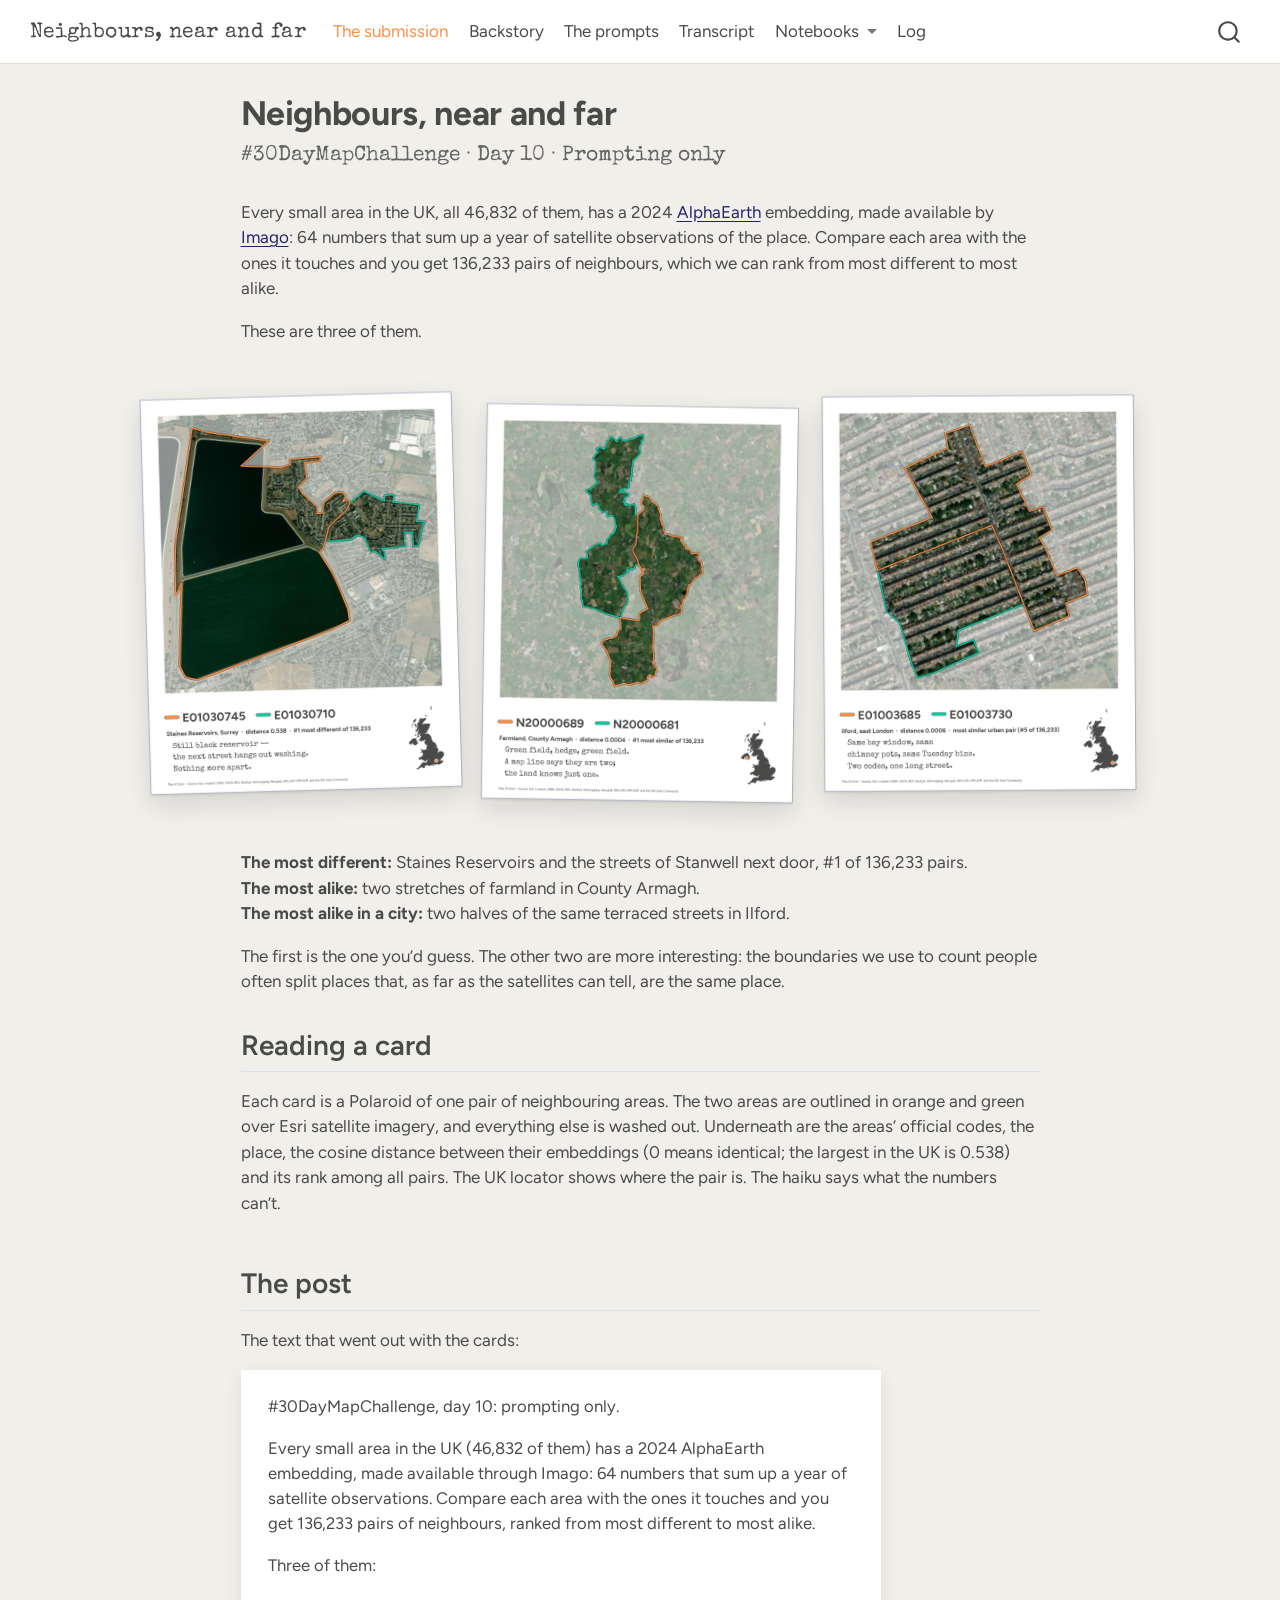
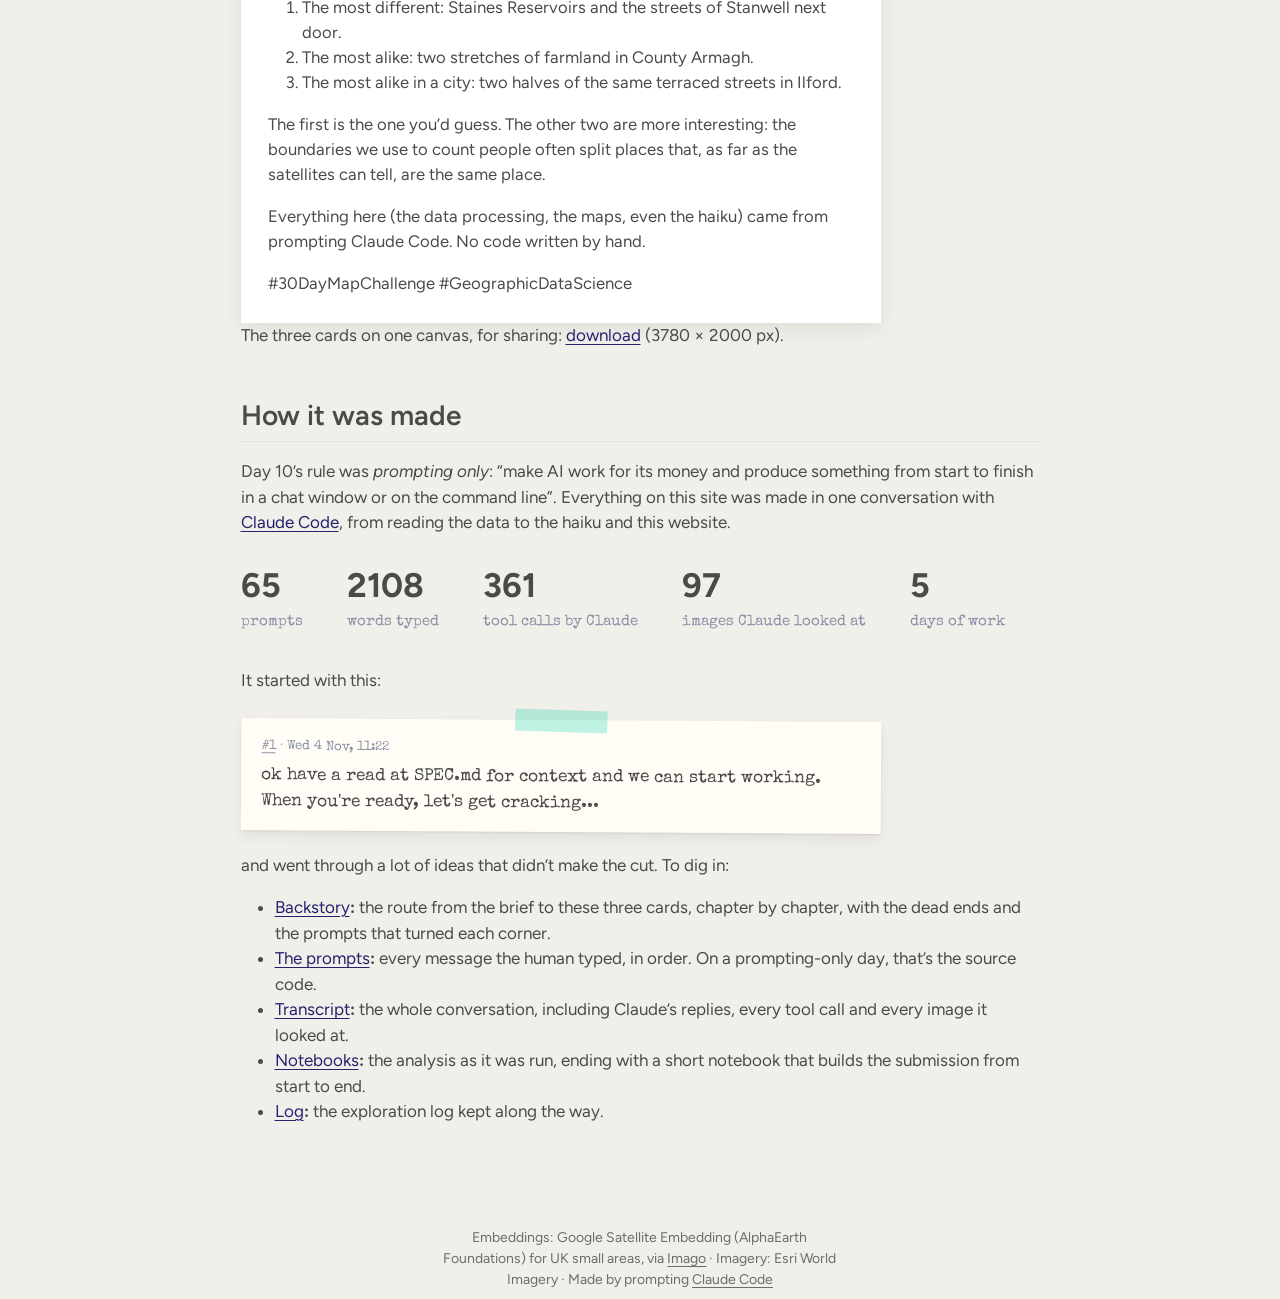
<file: docs/index.html>
<!DOCTYPE html>
<html xmlns="http://www.w3.org/1999/xhtml" lang="en" xml:lang="en"><head>

<meta charset="utf-8">
<meta name="generator" content="quarto-1.10.19">

<meta name="viewport" content="width=device-width, initial-scale=1.0, user-scalable=yes">


<title>Neighbours, near and far</title>
<style>
/* Default styles provided by pandoc.
** See https://pandoc.org/MANUAL.html#variables-for-html for config info.
*/
span.smallcaps{font-variant: small-caps;}
div.columns{display: flex; gap: 1.5em;}
div.column{flex: auto;}
@media screen {
div.columns{gap: min(4vw, 1.5em);}
div.column{overflow-x: auto;}
}
div.hanging-indent{margin-left: 1.5em; text-indent: -1.5em;}
ul.task-list{list-style: none;}
ul.task-list li input[type="checkbox"] {
  width: 0.8em;
  margin: 0 0.8em 0.2em -1em; /* quarto-specific, see https://github.com/quarto-dev/quarto-cli/issues/4556 */ 
  vertical-align: middle;
}
</style>


<script src="site_libs/quarto-nav/quarto-nav.js"></script>
<script src="site_libs/quarto-nav/headroom.min.js"></script>
<script src="site_libs/clipboard/clipboard.min.js"></script>
<script src="site_libs/quarto-search/autocomplete.umd.js"></script>
<script src="site_libs/quarto-search/fuse.min.js"></script>
<script src="site_libs/quarto-search/quarto-search.js"></script>
<meta name="quarto:offset" content="./">
<script src="site_libs/quarto-html/quarto.js" type="module"></script>
<script src="site_libs/quarto-html/tabsets/tabsets.js" type="module"></script>
<script src="site_libs/quarto-html/popper.min.js"></script>
<script src="site_libs/quarto-html/tippy.umd.min.js"></script>
<script src="site_libs/quarto-html/anchor.min.js"></script>
<link href="site_libs/quarto-html/tippy.css" rel="stylesheet">
<link href="site_libs/quarto-html/quarto-syntax-highlighting-bf27225e3a48a9273f3daa8f8e829971.css" rel="stylesheet" id="quarto-text-highlighting-styles">
<script src="site_libs/bootstrap/bootstrap.min.js"></script>
<link href="site_libs/bootstrap/bootstrap-icons.css" rel="stylesheet">
<link href="site_libs/bootstrap/bootstrap-e9eb24fceedb79b45376debb377e4539.min.css" rel="stylesheet" append-hash="true" id="quarto-bootstrap" data-mode="light">
<script id="quarto-search-options" type="application/json">{
  "location": "navbar",
  "copy-button": false,
  "collapse-after": 3,
  "panel-placement": "end",
  "type": "overlay",
  "limit": 50,
  "keyboard-shortcut": [
    "f",
    "/",
    "s"
  ],
  "show-item-context": false,
  "language": {
    "search-no-results-text": "No results",
    "search-matching-documents-text": "matching documents",
    "search-copy-link-title": "Copy link to search",
    "search-hide-matches-text": "Hide additional matches",
    "search-more-match-text": "more match in this document",
    "search-more-matches-text": "more matches in this document",
    "search-clear-button-title": "Clear",
    "search-text-placeholder": "",
    "search-detached-cancel-button-title": "Cancel",
    "search-submit-button-title": "Submit",
    "search-label": "Search"
  }
}</script>
<style>html{ scroll-behavior: smooth; }</style>


</head>

<body class="nav-fixed fullcontent quarto-light">

<div id="quarto-search-results"></div>
  <header id="quarto-header" class="headroom fixed-top">
    <nav class="navbar navbar-expand-lg " data-bs-theme="dark">
      <div class="navbar-container container-fluid">
      <div class="navbar-brand-container mx-auto">
    <a class="navbar-brand" href="./index.html">
    <span class="navbar-title">Neighbours, near and far</span>
    </a>
  </div>
            <div id="quarto-search" class="" title="Search"></div>
          <button class="navbar-toggler" type="button" data-bs-toggle="collapse" data-bs-target="#navbarCollapse" aria-controls="navbarCollapse" role="menu" aria-expanded="false" aria-label="Toggle navigation" onclick="if (window.quartoToggleHeadroom) { window.quartoToggleHeadroom(); }">
  <span class="navbar-toggler-icon"></span>
</button>
          <div class="collapse navbar-collapse" id="navbarCollapse">
            <ul class="navbar-nav navbar-nav-scroll me-auto">
  <li class="nav-item">
    <a class="nav-link active" href="./index.html" aria-current="page"> 
<span class="menu-text">The submission</span></a>
  </li>  
  <li class="nav-item">
    <a class="nav-link" href="./backstory.html"> 
<span class="menu-text">Backstory</span></a>
  </li>  
  <li class="nav-item">
    <a class="nav-link" href="./prompts.html"> 
<span class="menu-text">The prompts</span></a>
  </li>  
  <li class="nav-item">
    <a class="nav-link" href="./transcript.html"> 
<span class="menu-text">Transcript</span></a>
  </li>  
  <li class="nav-item dropdown ">
    <a class="nav-link dropdown-toggle" href="#" id="nav-menu-notebooks" role="link" data-bs-toggle="dropdown" aria-expanded="false">
 <span class="menu-text">Notebooks</span>
    </a>
    <ul class="dropdown-menu" aria-labelledby="nav-menu-notebooks">    
        <li>
    <a class="dropdown-item" href="./notebooks.html">
 <span class="dropdown-text">About the notebooks</span></a>
  </li>  
        <li>
    <a class="dropdown-item" href="./gdsl30dmc.html">
 <span class="dropdown-text">1 · Neighbours and distances</span></a>
  </li>  
        <li>
    <a class="dropdown-item" href="./gdsl30dmc_clusters.html">
 <span class="dropdown-text">2 · Clusters and entities</span></a>
  </li>  
        <li>
    <a class="dropdown-item" href="./gdsl30dmc_submission.html">
 <span class="dropdown-text">3 · The submission, end to end</span></a>
  </li>  
    </ul>
  </li>
  <li class="nav-item">
    <a class="nav-link" href="./log.html"> 
<span class="menu-text">Log</span></a>
  </li>  
</ul>
          </div> <!-- /navcollapse -->
            <div class="quarto-navbar-tools">
</div>
      </div> <!-- /container-fluid -->
    </nav>
</header>
<!-- content -->
<div id="quarto-content" class="quarto-container page-columns page-rows-contents page-layout-article page-navbar">
<!-- sidebar -->
<!-- margin-sidebar -->
    
<!-- main -->
<main class="content page-columns page-full" id="quarto-document-content">

<header id="title-block-header" class="quarto-title-block default">
<div class="quarto-title">
<h1 class="title">Neighbours, near and far</h1>
<p class="subtitle lead">#30DayMapChallenge · Day 10 · Prompting only</p>
</div>



<div class="quarto-title-meta">

    
  
    
  </div>
  


</header>


<p>Every small area in the UK, all 46,832 of them, has a 2024 <a href="https://deepmind.google/discover/blog/alphaearth-foundations-helps-map-our-planet-in-unprecedented-detail/">AlphaEarth</a> embedding, made available by <a href="https://data.imago.ac.uk/datasets/google-satellite-embedding-v1-small-areas-2017-2024">Imago</a>: 64 numbers that sum up a year of satellite observations of the place. Compare each area with the ones it touches and you get 136,233 pairs of neighbours, which we can rank from most different to most alike.</p>
<p>These are three of them.</p>
<div class="prints column-page">
<p><a href="images/submission/1_most_different.jpg"><img src="images/submission/1_most_different.jpg" class="print img-fluid" alt="Staines Reservoirs next to the streets of Stanwell, Surrey: the most different neighbouring pair in the UK."></a></p>
<p><a href="images/submission/2_most_similar.jpg"><img src="images/submission/2_most_similar.jpg" class="print img-fluid" alt="Two stretches of farmland in County Armagh: the most similar neighbouring pair in the UK."></a></p>
<p><a href="images/submission/3_most_similar_urban.jpg"><img src="images/submission/3_most_similar_urban.jpg" class="print img-fluid" alt="Two halves of the same terraced streets in Ilford, east London: the most similar urban neighbours."></a></p>
</div>
<p><strong>The most different:</strong> Staines Reservoirs and the streets of Stanwell next door, #1 of 136,233 pairs.<br> <strong>The most alike:</strong> two stretches of farmland in County Armagh.<br> <strong>The most alike in a city:</strong> two halves of the same terraced streets in Ilford.</p>
<p>The first is the one you’d guess. The other two are more interesting: the boundaries we use to count people often split places that, as far as the satellites can tell, are the same place.</p>
<section id="reading-a-card" class="level2">
<h2 class="anchored" data-anchor-id="reading-a-card">Reading a card</h2>
<p>Each card is a Polaroid of one pair of neighbouring areas. The two areas are outlined in orange and green over Esri satellite imagery, and everything else is washed out. Underneath are the areas’ official codes, the place, the cosine distance between their embeddings (0 means identical; the largest in the UK is 0.538) and its rank among all pairs. The UK locator shows where the pair is. The haiku says what the numbers can’t.</p>
</section>
<section id="the-post" class="level2">
<h2 class="anchored" data-anchor-id="the-post">The post</h2>
<p>The text that went out with the cards:</p>
<div class="post">
<p>#30DayMapChallenge, day 10: prompting only.</p>
<p>Every small area in the UK (46,832 of them) has a 2024 AlphaEarth embedding, made available through Imago: 64 numbers that sum up a year of satellite observations. Compare each area with the ones it touches and you get 136,233 pairs of neighbours, ranked from most different to most alike.</p>
<p>Three of them:</p>
<ol type="1">
<li>The most different: Staines Reservoirs and the streets of Stanwell next door.</li>
<li>The most alike: two stretches of farmland in County Armagh.</li>
<li>The most alike in a city: two halves of the same terraced streets in Ilford.</li>
</ol>
<p>The first is the one you’d guess. The other two are more interesting: the boundaries we use to count people often split places that, as far as the satellites can tell, are the same place.</p>
<p>Everything here (the data processing, the maps, even the haiku) came from prompting Claude Code. No code written by hand.</p>
<p>#30DayMapChallenge #GeographicDataScience</p>
</div>
<p>The three cards on one canvas, for sharing: <a href="figures/submission/social.png">download</a> (3780 × 2000 px).</p>
</section>
<section id="how-it-was-made" class="level2">
<h2 class="anchored" data-anchor-id="how-it-was-made">How it was made</h2>
<p>Day 10’s rule was <em>prompting only</em>: “make AI work for its money and produce something from start to finish in a chat window or on the command line”. Everything on this site was made in one conversation with <a href="https://claude.com/claude-code">Claude Code</a>, from reading the data to the haiku and this website.</p>
<div class="stats">
<p><span class="stat"><b>65</b>prompts</span> <span class="stat"><b>2108</b>words typed</span> <span class="stat"><b>361</b>tool calls by Claude</span> <span class="stat"><b>97</b>images Claude looked at</span> <span class="stat"><b>5</b>days of work</span></p>
</div>
<p>It started with this:</p>
<div class="note prompt"><div class="note-meta"><a href="transcript.html#p-1">#1</a> · Wed 4 Nov, 11:22</div><div class="note-text">ok have a read at SPEC.md for context and we can start working. When you're ready, let's get cracking...</div></div>
<p>and went through a lot of ideas that didn’t make the cut. To dig in:</p>
<ul>
<li><strong><a href="./backstory.html">Backstory</a>:</strong> the route from the brief to these three cards, chapter by chapter, with the dead ends and the prompts that turned each corner.</li>
<li><strong><a href="./prompts.html">The prompts</a>:</strong> every message the human typed, in order. On a prompting-only day, that’s the source code.</li>
<li><strong><a href="./transcript.html">Transcript</a>:</strong> the whole conversation, including Claude’s replies, every tool call and every image it looked at.</li>
<li><strong><a href="./notebooks.html">Notebooks</a>:</strong> the analysis as it was run, ending with a short notebook that builds the submission from start to end.</li>
<li><strong><a href="./log.html">Log</a>:</strong> the exploration log kept along the way.</li>
</ul>


</section>

</main> <!-- /main -->
<script id="quarto-html-after-body" type="application/javascript">
  window.document.addEventListener("DOMContentLoaded", function (event) {
    const icon = "";
    const anchorJS = new window.AnchorJS();
    anchorJS.options = {
      placement: 'right',
      icon: icon
    };
    anchorJS.add('.anchored');
    const isCodeAnnotation = (el) => {
      for (const clz of el.classList) {
        if (clz.startsWith('code-annotation-')) {                     
          return true;
        }
      }
      return false;
    }
    const onCopySuccess = function(e) {
      // button target
      const button = e.trigger;
      // don't keep focus
      button.blur();
      // flash "checked"
      button.classList.add('code-copy-button-checked');
      var currentTitle = button.getAttribute("title");
      button.setAttribute("title", "Copied!");
      let tooltip;
      if (window.bootstrap) {
        button.setAttribute("data-bs-toggle", "tooltip");
        button.setAttribute("data-bs-placement", "left");
        button.setAttribute("data-bs-title", "Copied!");
        tooltip = new bootstrap.Tooltip(button, 
          { trigger: "manual", 
            customClass: "code-copy-button-tooltip",
            offset: [0, -8]});
        tooltip.show();    
      }
      setTimeout(function() {
        if (tooltip) {
          tooltip.hide();
          button.removeAttribute("data-bs-title");
          button.removeAttribute("data-bs-toggle");
          button.removeAttribute("data-bs-placement");
        }
        button.setAttribute("title", currentTitle);
        button.classList.remove('code-copy-button-checked');
      }, 1000);
      // clear code selection
      e.clearSelection();
    }
    const getTextToCopy = function(trigger) {
      const outerScaffold = trigger.parentElement.cloneNode(true);
      const codeEl = outerScaffold.querySelector('code');
      for (const childEl of codeEl.children) {
        if (isCodeAnnotation(childEl)) {
          childEl.remove();
        }
      }
      return codeEl.innerText;
    }
    const clipboard = new window.ClipboardJS('.code-copy-button:not([data-in-quarto-modal])', {
      text: getTextToCopy
    });
    clipboard.on('success', onCopySuccess);
    if (window.document.getElementById('quarto-embedded-source-code-modal')) {
      const clipboardModal = new window.ClipboardJS('.code-copy-button[data-in-quarto-modal]', {
        text: getTextToCopy,
        container: window.document.getElementById('quarto-embedded-source-code-modal')
      });
      clipboardModal.on('success', onCopySuccess);
    }
      var localhostRegex = new RegExp(/^(?:http|https):\/\/localhost\:?[0-9]*\//);
      var mailtoRegex = new RegExp(/^mailto:/);
        var filterRegex = new RegExp("https:\/\/darribas\.org\/map_challenge26-prompt_only\/");
      var isInternal = (href) => {
          return filterRegex.test(href) || localhostRegex.test(href) || mailtoRegex.test(href);
      }
      // Inspect non-navigation links and adorn them if external
     var links = window.document.querySelectorAll('a[href]:not(.nav-link):not(.navbar-brand):not(.toc-action):not(.sidebar-link):not(.sidebar-item-toggle):not(.pagination-link):not(.no-external):not([aria-hidden]):not(.dropdown-item):not(.quarto-navigation-tool):not(.about-link)');
      for (var i=0; i<links.length; i++) {
        const link = links[i];
        if (!isInternal(link.href)) {
          // undo the damage that might have been done by quarto-nav.js in the case of
          // links that we want to consider external
          if (link.dataset.originalHref !== undefined) {
            link.href = link.dataset.originalHref;
          }
            // target, if specified
            link.setAttribute("target", "_blank");
            if (link.getAttribute("rel") === null) {
              link.setAttribute("rel", "noopener");
            }
        }
      }
    function tippyHover(el, contentFn, onTriggerFn, onUntriggerFn) {
      const config = {
        allowHTML: true,
        maxWidth: 500,
        delay: 100,
        arrow: false,
        appendTo: function(el) {
            return el.parentElement;
        },
        interactive: true,
        interactiveBorder: 10,
        theme: 'quarto',
        placement: 'bottom-start',
      };
      if (contentFn) {
        config.content = contentFn;
      }
      if (onTriggerFn) {
        config.onTrigger = onTriggerFn;
      }
      if (onUntriggerFn) {
        config.onUntrigger = onUntriggerFn;
      }
      window.tippy(el, config); 
    }
    const noterefs = window.document.querySelectorAll('a[role="doc-noteref"]');
    for (var i=0; i<noterefs.length; i++) {
      const ref = noterefs[i];
      tippyHover(ref, function() {
        // use id or data attribute instead here
        let href = ref.getAttribute('data-footnote-href') || ref.getAttribute('href');
        try { href = new URL(href).hash; } catch {}
        const id = href.replace(/^#\/?/, "");
        const note = window.document.getElementById(id);
        if (note) {
          return note.innerHTML;
        } else {
          return "";
        }
      });
    }
    const xrefs = window.document.querySelectorAll('a.quarto-xref');
    const processXRef = (id, note) => {
      // Strip column container classes
      const stripColumnClz = (el) => {
        el.classList.remove("page-full", "page-columns");
        if (el.children) {
          for (const child of el.children) {
            stripColumnClz(child);
          }
        }
      }
      stripColumnClz(note)
      if (id === null || id.startsWith('sec-')) {
        // Special case sections, only their first couple elements
        const container = document.createElement("div");
        if (note.children && note.children.length > 2) {
          container.appendChild(note.children[0].cloneNode(true));
          for (let i = 1; i < note.children.length; i++) {
            const child = note.children[i];
            if (child.tagName === "P" && child.innerText === "") {
              continue;
            } else {
              container.appendChild(child.cloneNode(true));
              break;
            }
          }
          if (window.Quarto?.typesetMath) {
            window.Quarto.typesetMath(container);
          }
          return container.innerHTML
        } else {
          if (window.Quarto?.typesetMath) {
            window.Quarto.typesetMath(note);
          }
          return note.innerHTML;
        }
      } else {
        // Remove any anchor links if they are present
        const anchorLink = note.querySelector('a.anchorjs-link');
        if (anchorLink) {
          anchorLink.remove();
        }
        if (window.Quarto?.typesetMath) {
          window.Quarto.typesetMath(note);
        }
        if (note.classList.contains("callout")) {
          return note.outerHTML;
        } else {
          return note.innerHTML;
        }
      }
    }
    for (var i=0; i<xrefs.length; i++) {
      const xref = xrefs[i];
      tippyHover(xref, undefined, function(instance) {
        instance.disable();
        let url = xref.getAttribute('href');
        let hash = undefined; 
        if (url.startsWith('#')) {
          hash = url;
        } else {
          try { hash = new URL(url).hash; } catch {}
        }
        if (hash) {
          const id = hash.replace(/^#\/?/, "");
          const note = window.document.getElementById(id);
          if (note !== null) {
            try {
              const html = processXRef(id, note.cloneNode(true));
              instance.setContent(html);
            } finally {
              instance.enable();
              instance.show();
            }
          } else {
            // See if we can fetch this
            fetch(url.split('#')[0])
            .then(res => res.text())
            .then(html => {
              const parser = new DOMParser();
              const htmlDoc = parser.parseFromString(html, "text/html");
              const note = htmlDoc.getElementById(id);
              if (note !== null) {
                const html = processXRef(id, note);
                instance.setContent(html);
              } 
            }).finally(() => {
              instance.enable();
              instance.show();
            });
          }
        } else {
          // See if we can fetch a full url (with no hash to target)
          // This is a special case and we should probably do some content thinning / targeting
          fetch(url)
          .then(res => res.text())
          .then(html => {
            const parser = new DOMParser();
            const htmlDoc = parser.parseFromString(html, "text/html");
            const note = htmlDoc.querySelector('main.content');
            if (note !== null) {
              // This should only happen for chapter cross references
              // (since there is no id in the URL)
              // remove the first header
              if (note.children.length > 0 && note.children[0].tagName === "HEADER") {
                note.children[0].remove();
              }
              const html = processXRef(null, note);
              instance.setContent(html);
            } 
          }).finally(() => {
            instance.enable();
            instance.show();
          });
        }
      }, function(instance) {
      });
    }
        let selectedAnnoteEl;
        const selectorForAnnotation = ( cell, annotation) => {
          let cellAttr = 'data-code-cell="' + cell + '"';
          let lineAttr = 'data-code-annotation="' +  annotation + '"';
          const selector = 'span[' + cellAttr + '][' + lineAttr + ']';
          return selector;
        }
        const selectCodeLines = (annoteEl) => {
          const doc = window.document;
          const targetCell = annoteEl.getAttribute("data-target-cell");
          const targetAnnotation = annoteEl.getAttribute("data-target-annotation");
          const annoteSpan = window.document.querySelector(selectorForAnnotation(targetCell, targetAnnotation));
          const lines = annoteSpan.getAttribute("data-code-lines").split(",");
          const lineIds = lines.map((line) => {
            return targetCell + "-" + line;
          })
          let top = null;
          let height = null;
          let parent = null;
          if (lineIds.length > 0) {
              //compute the position of the single el (top and bottom and make a div)
              const el = window.document.getElementById(lineIds[0]);
              top = el.offsetTop;
              height = el.offsetHeight;
              parent = el.parentElement.parentElement;
            if (lineIds.length > 1) {
              const lastEl = window.document.getElementById(lineIds[lineIds.length - 1]);
              const bottom = lastEl.offsetTop + lastEl.offsetHeight;
              height = bottom - top;
            }
            if (top !== null && height !== null && parent !== null) {
              // cook up a div (if necessary) and position it 
              let div = window.document.getElementById("code-annotation-line-highlight");
              if (div === null) {
                div = window.document.createElement("div");
                div.setAttribute("id", "code-annotation-line-highlight");
                div.style.position = 'absolute';
                parent.appendChild(div);
              }
              div.style.top = top - 2 + "px";
              div.style.height = height + 4 + "px";
              div.style.left = 0;
              let gutterDiv = window.document.getElementById("code-annotation-line-highlight-gutter");
              if (gutterDiv === null) {
                gutterDiv = window.document.createElement("div");
                gutterDiv.setAttribute("id", "code-annotation-line-highlight-gutter");
                gutterDiv.style.position = 'absolute';
                const codeCell = window.document.getElementById(targetCell);
                const gutter = codeCell.querySelector('.code-annotation-gutter');
                gutter.appendChild(gutterDiv);
              }
              gutterDiv.style.top = top - 2 + "px";
              gutterDiv.style.height = height + 4 + "px";
            }
            selectedAnnoteEl = annoteEl;
          }
        };
        const unselectCodeLines = () => {
          const elementsIds = ["code-annotation-line-highlight", "code-annotation-line-highlight-gutter"];
          elementsIds.forEach((elId) => {
            const div = window.document.getElementById(elId);
            if (div) {
              div.remove();
            }
          });
          selectedAnnoteEl = undefined;
        };
          // Handle positioning of the toggle
      window.addEventListener(
        "resize",
        throttle(() => {
          elRect = undefined;
          if (selectedAnnoteEl) {
            selectCodeLines(selectedAnnoteEl);
          }
        }, 10)
      );
      function throttle(fn, ms) {
      let throttle = false;
      let timer;
        return (...args) => {
          if(!throttle) { // first call gets through
              fn.apply(this, args);
              throttle = true;
          } else { // all the others get throttled
              if(timer) clearTimeout(timer); // cancel #2
              timer = setTimeout(() => {
                fn.apply(this, args);
                timer = throttle = false;
              }, ms);
          }
        };
      }
        // Attach click handler to the DT
        const annoteDls = window.document.querySelectorAll('dt[data-target-cell]');
        for (const annoteDlNode of annoteDls) {
          annoteDlNode.addEventListener('click', (event) => {
            const clickedEl = event.target;
            if (clickedEl !== selectedAnnoteEl) {
              unselectCodeLines();
              const activeEl = window.document.querySelector('dt[data-target-cell].code-annotation-active');
              if (activeEl) {
                activeEl.classList.remove('code-annotation-active');
              }
              selectCodeLines(clickedEl);
              clickedEl.classList.add('code-annotation-active');
            } else {
              // Unselect the line
              unselectCodeLines();
              clickedEl.classList.remove('code-annotation-active');
            }
          });
        }
    const findCites = (el) => {
      const parentEl = el.parentElement;
      if (parentEl) {
        const cites = parentEl.dataset.cites;
        if (cites) {
          return {
            el,
            cites: cites.split(' ')
          };
        } else {
          return findCites(el.parentElement)
        }
      } else {
        return undefined;
      }
    };
    var bibliorefs = window.document.querySelectorAll('a[role="doc-biblioref"]');
    for (var i=0; i<bibliorefs.length; i++) {
      const ref = bibliorefs[i];
      const citeInfo = findCites(ref);
      if (citeInfo) {
        tippyHover(citeInfo.el, function() {
          var popup = window.document.createElement('div');
          citeInfo.cites.forEach(function(cite) {
            var citeDiv = window.document.createElement('div');
            citeDiv.classList.add('hanging-indent');
            citeDiv.classList.add('csl-entry');
            var biblioDiv = window.document.getElementById('ref-' + cite);
            if (biblioDiv) {
              citeDiv.innerHTML = biblioDiv.innerHTML;
            }
            popup.appendChild(citeDiv);
          });
          return popup.innerHTML;
        });
      }
    }
  });
  </script>
</div> <!-- /content -->
<footer class="footer">
  <div class="nav-footer">
    <div class="nav-footer-left">
      &nbsp;
    </div>   
    <div class="nav-footer-center">
<p>Embeddings: Google Satellite Embedding (AlphaEarth Foundations) for UK small areas, via <a href="https://data.imago.ac.uk/datasets/google-satellite-embedding-v1-small-areas-2017-2024">Imago</a> · Imagery: Esri World Imagery · Made by prompting <a href="https://claude.com/claude-code">Claude Code</a></p>
</div>
    <div class="nav-footer-right">
      &nbsp;
    </div>
  </div>
</footer>




<script src="site_libs/quarto-html/zenscroll-min.js"></script>
</body></html>
</file>
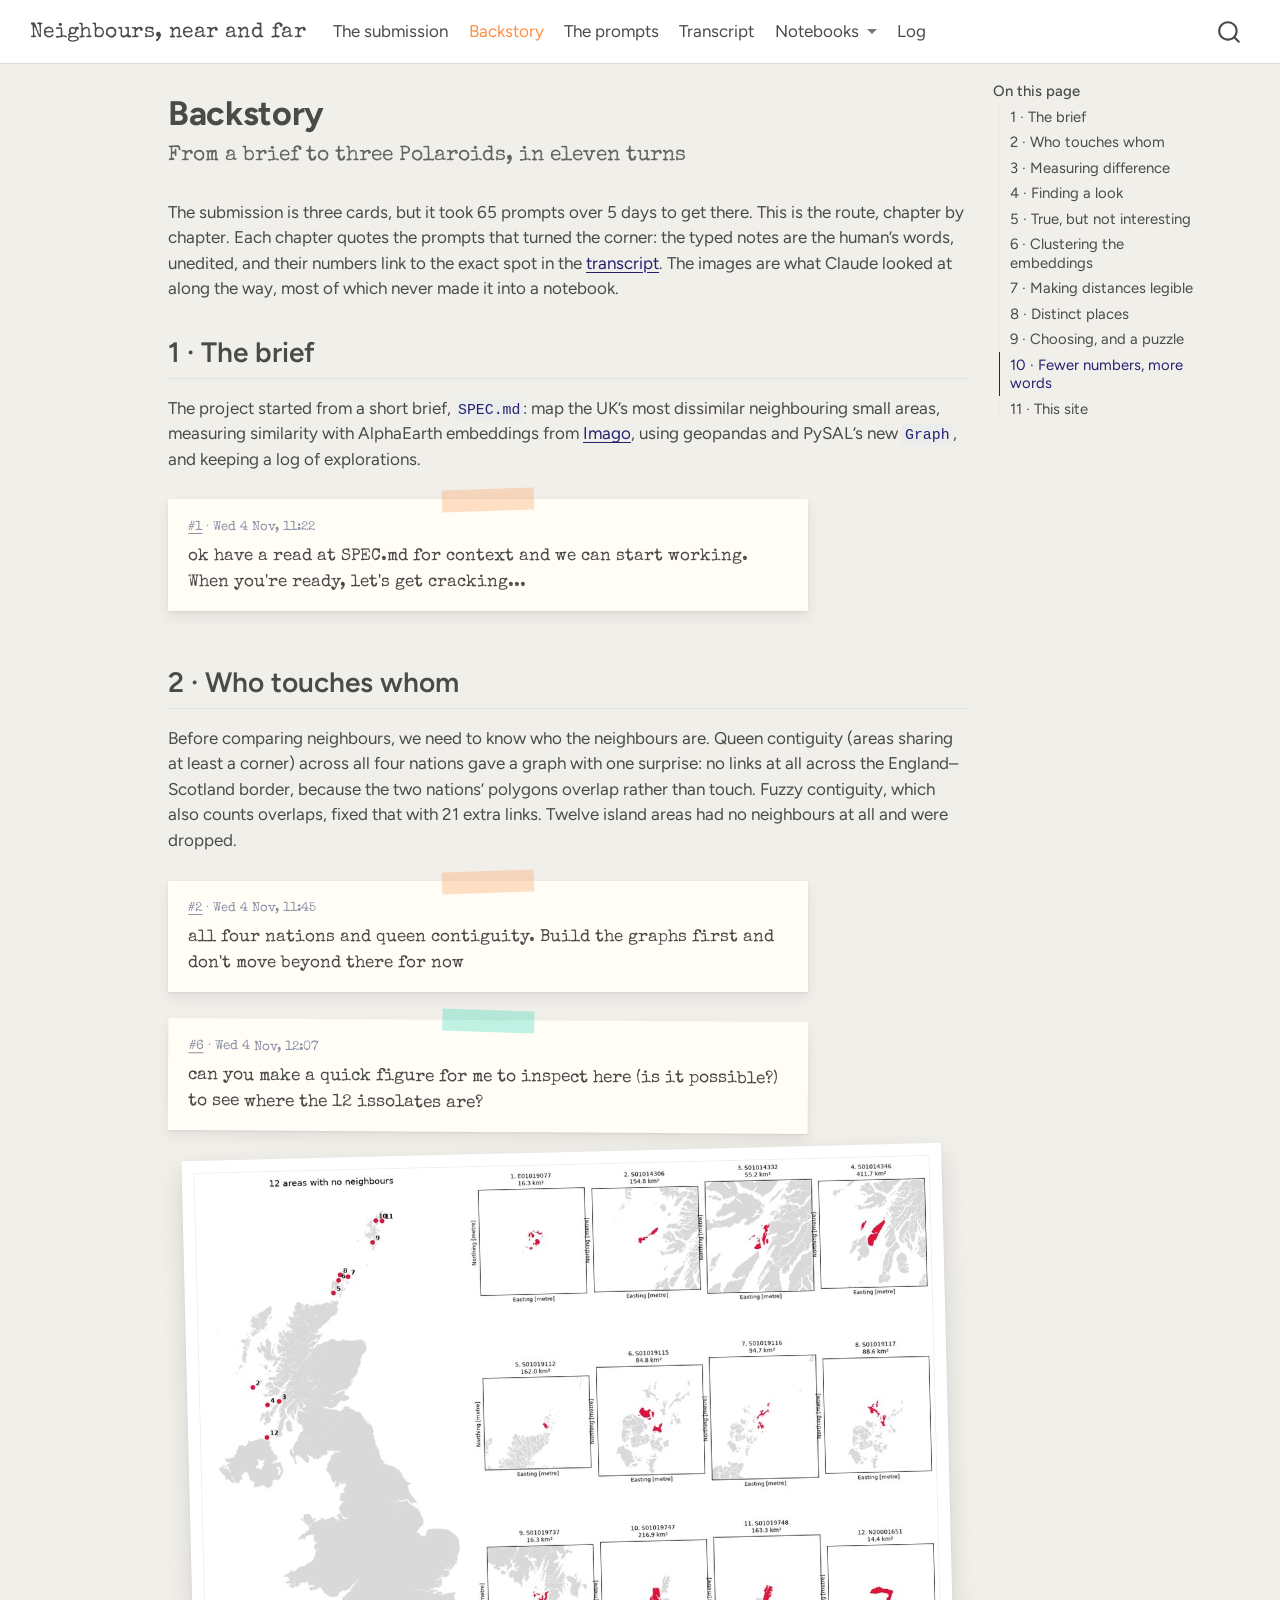
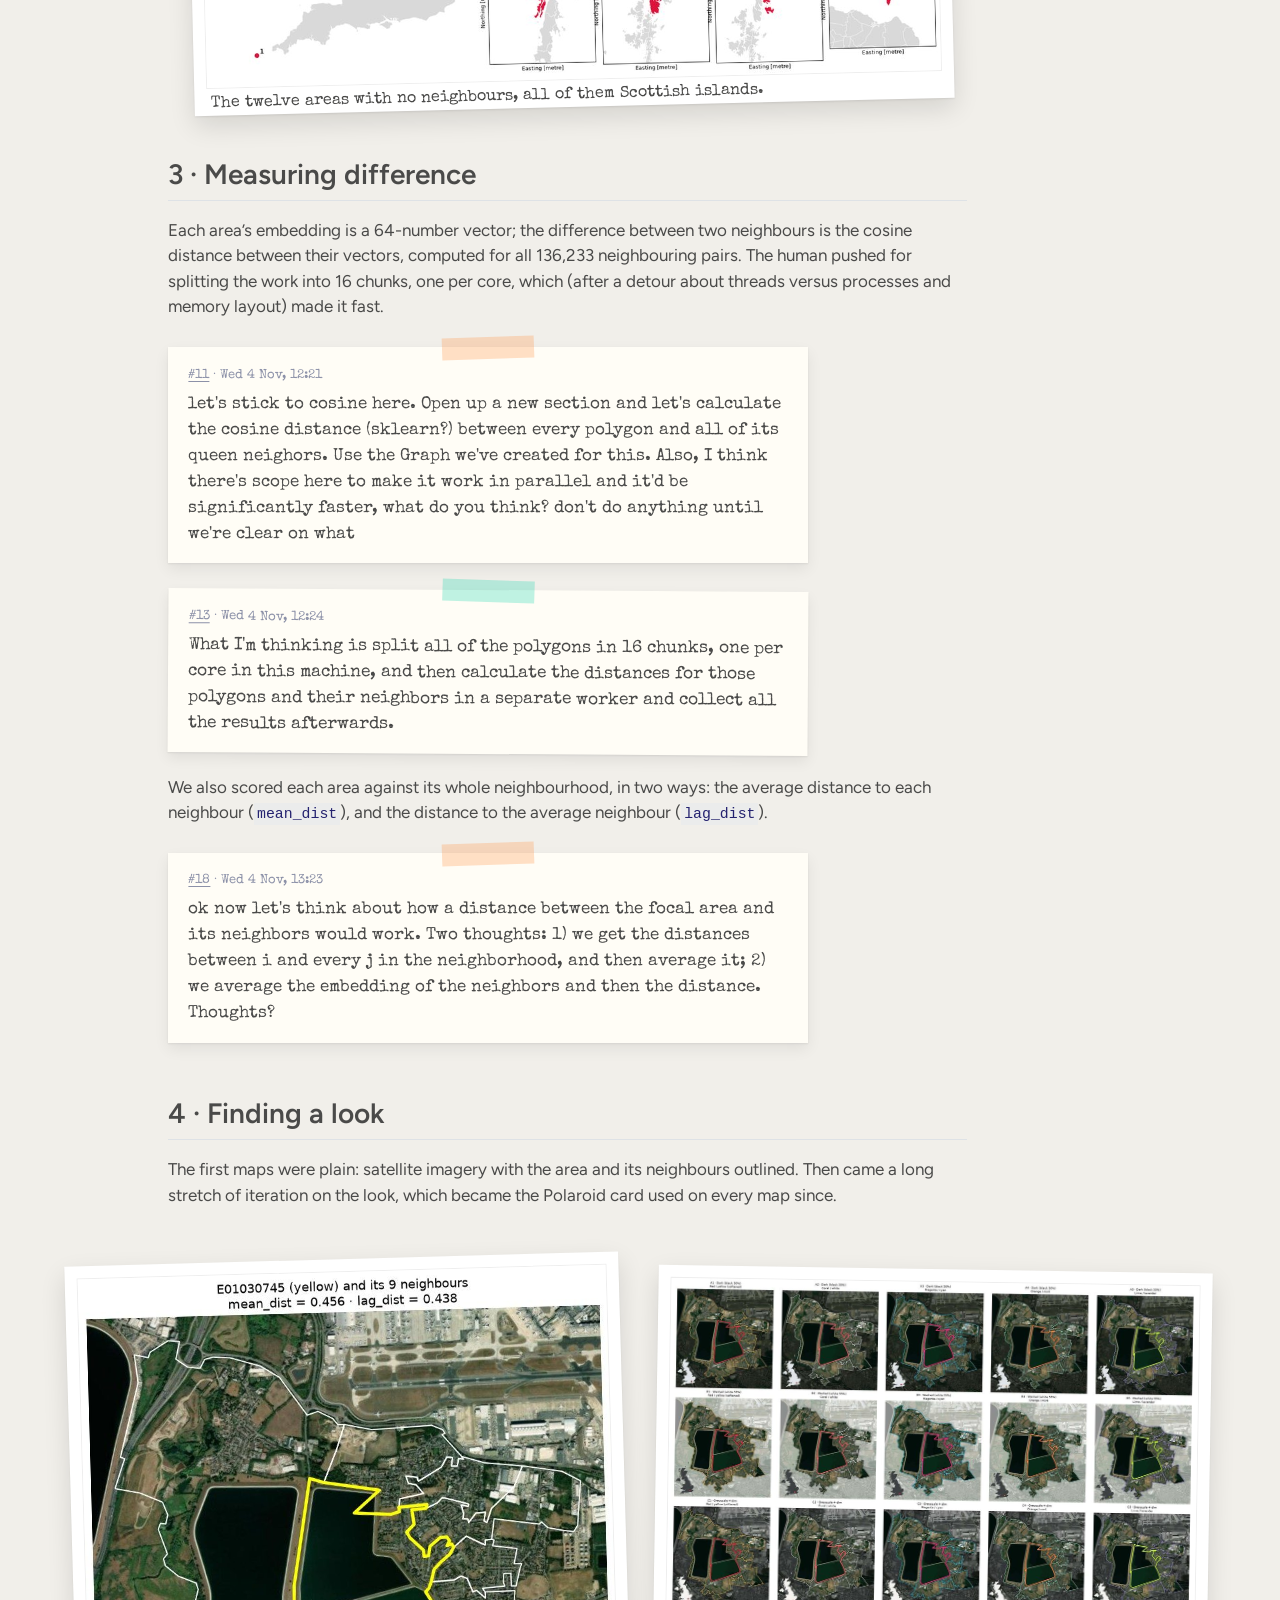
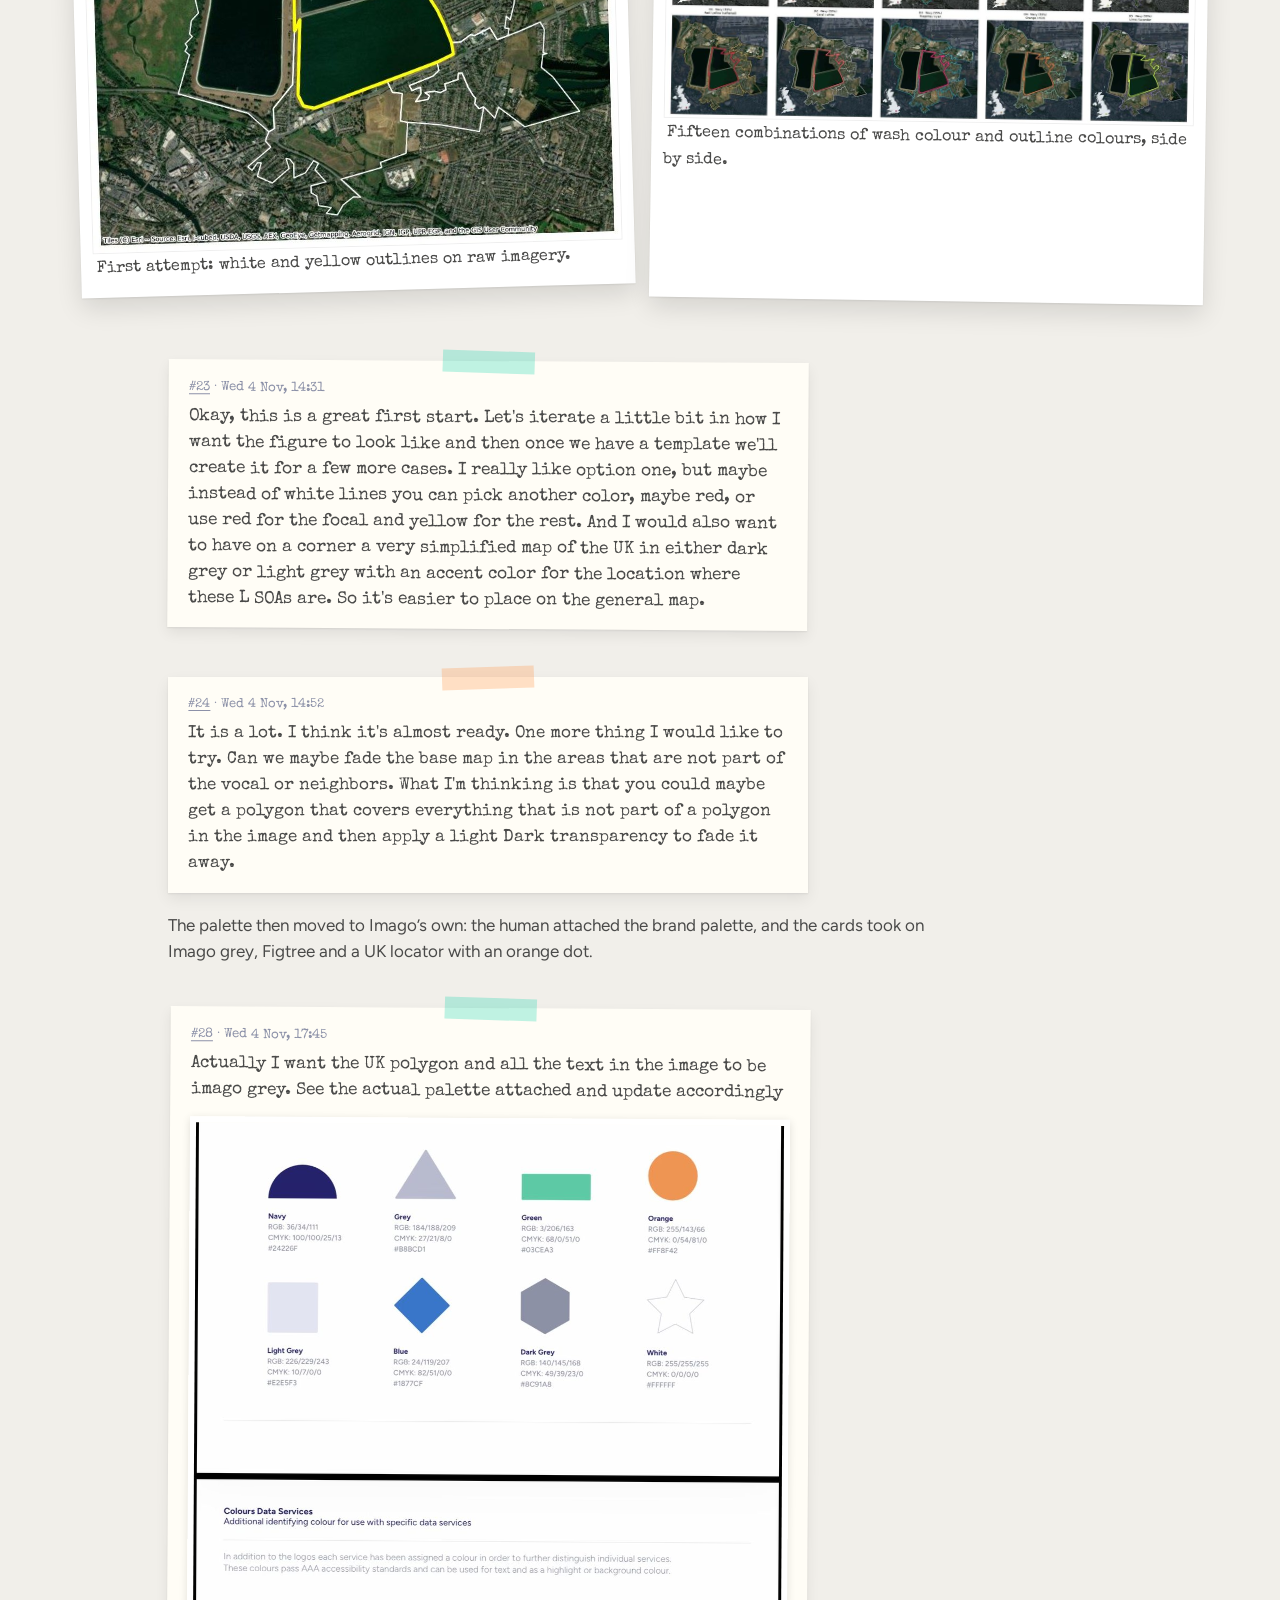
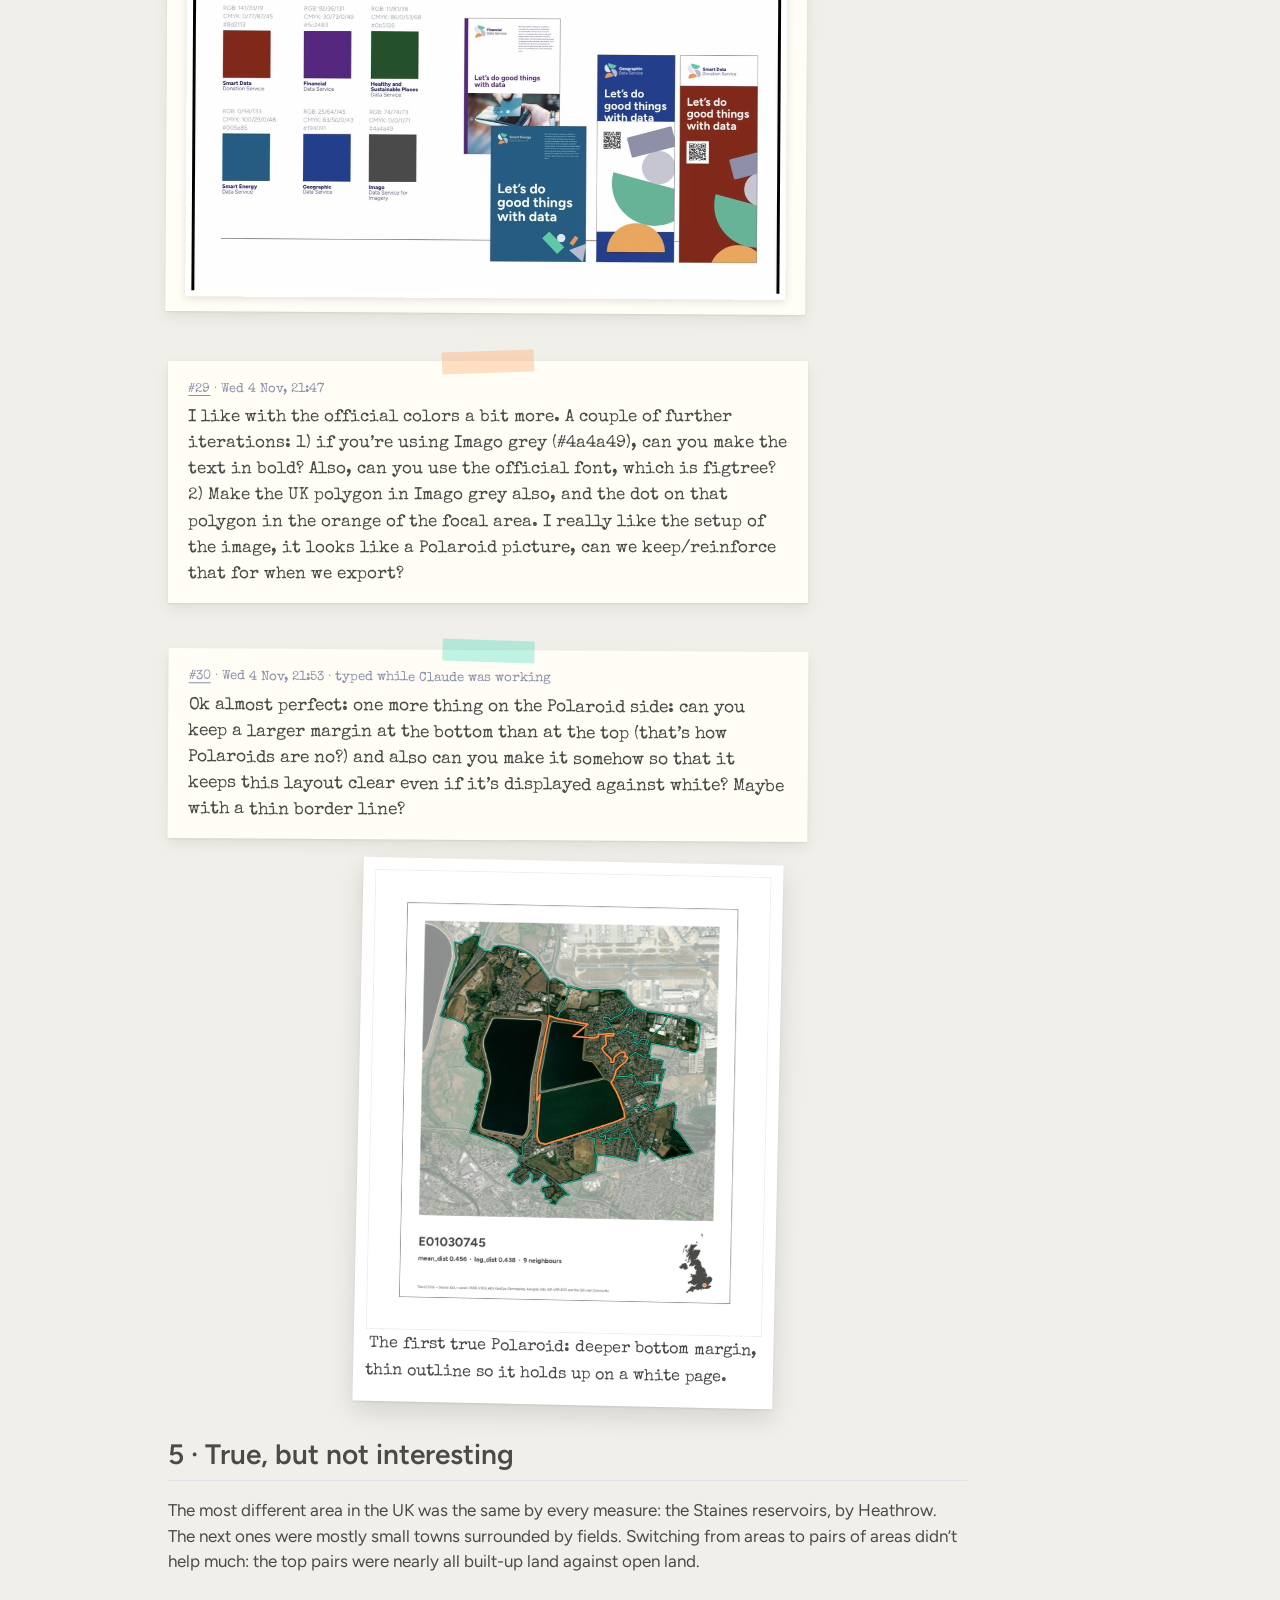
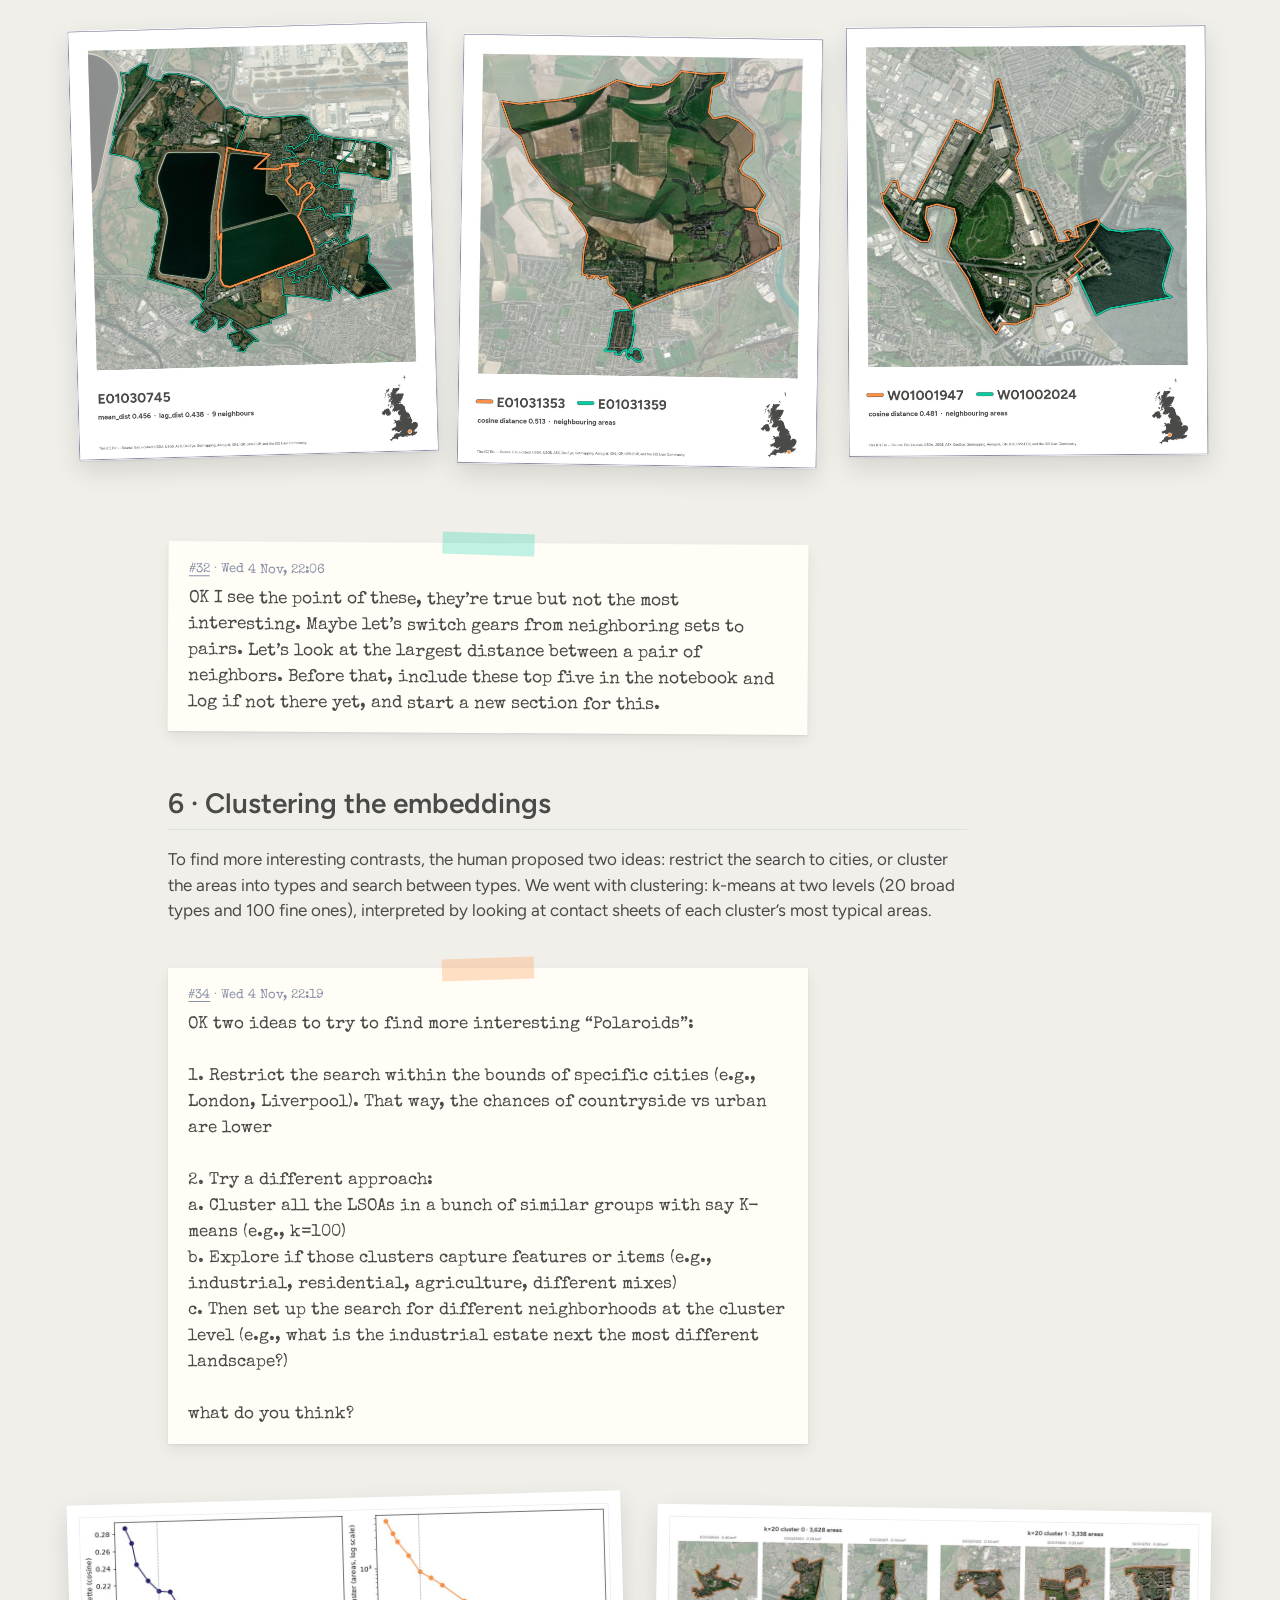
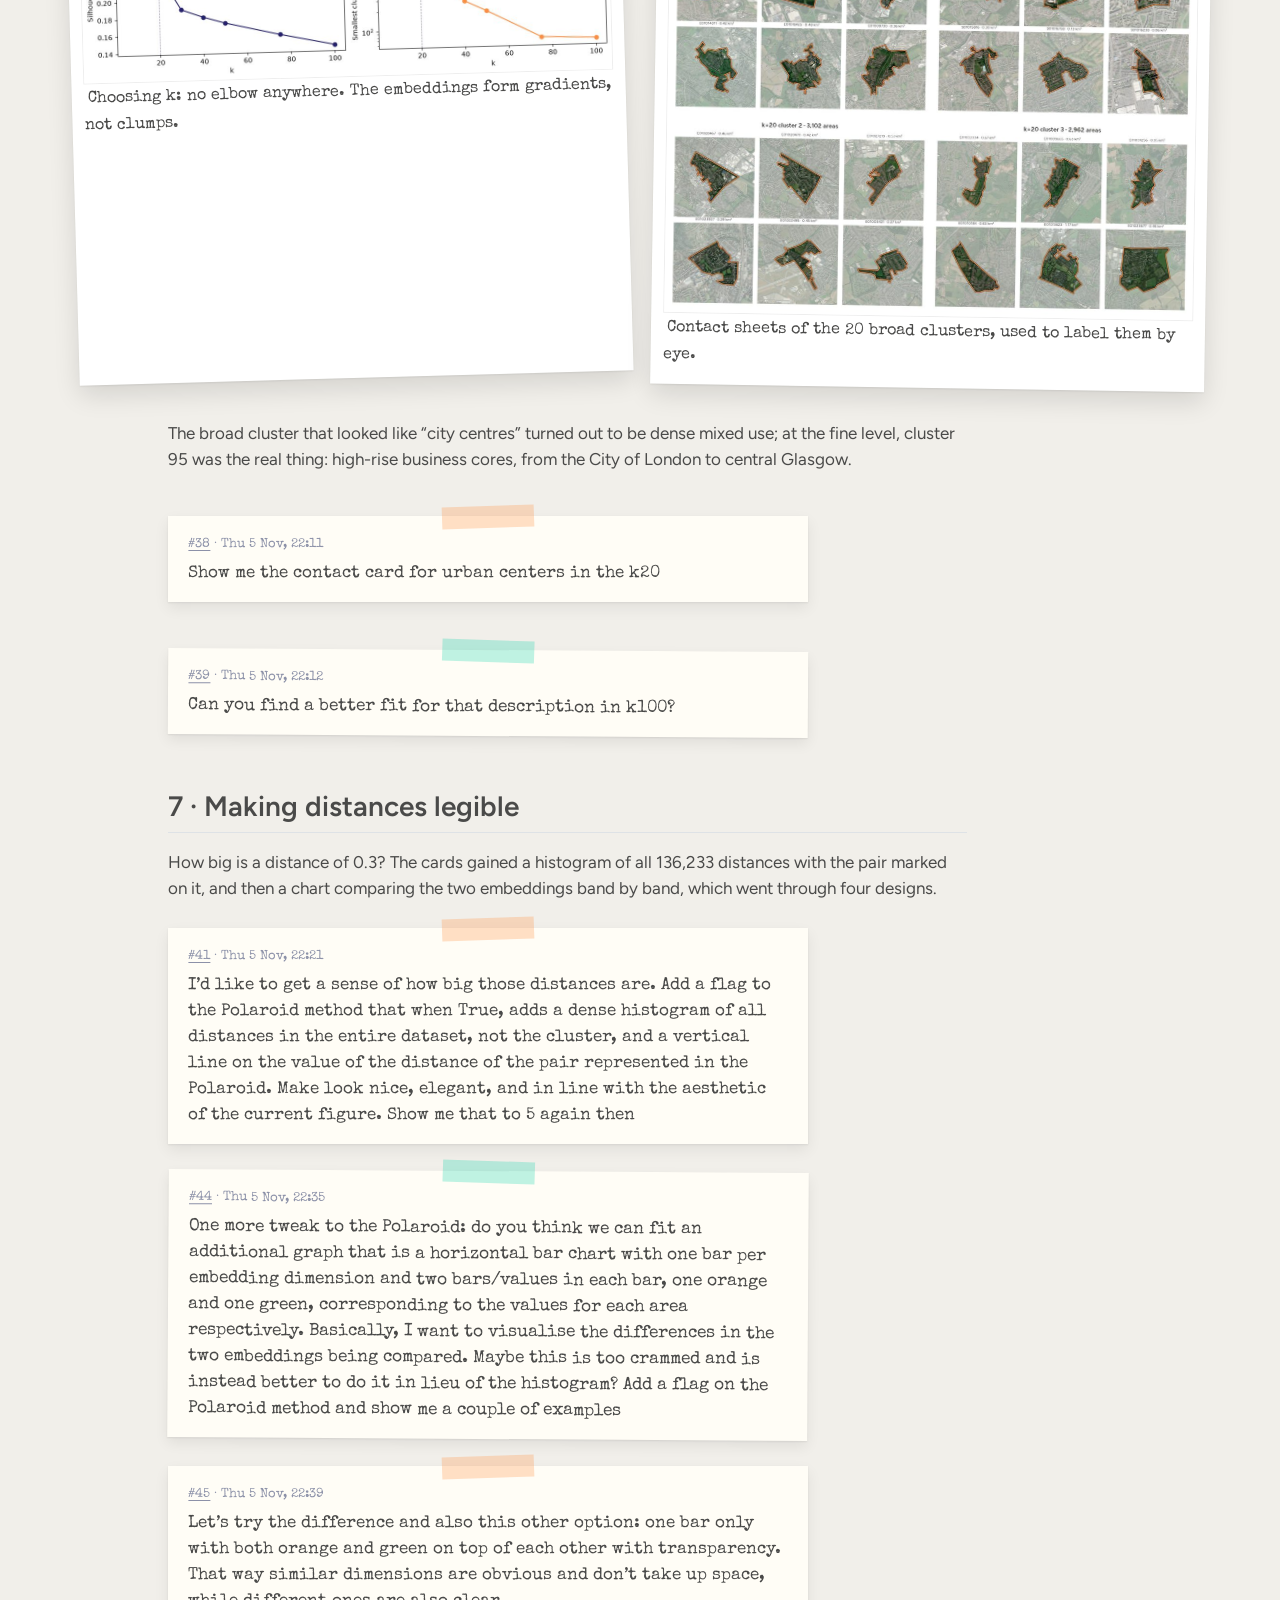
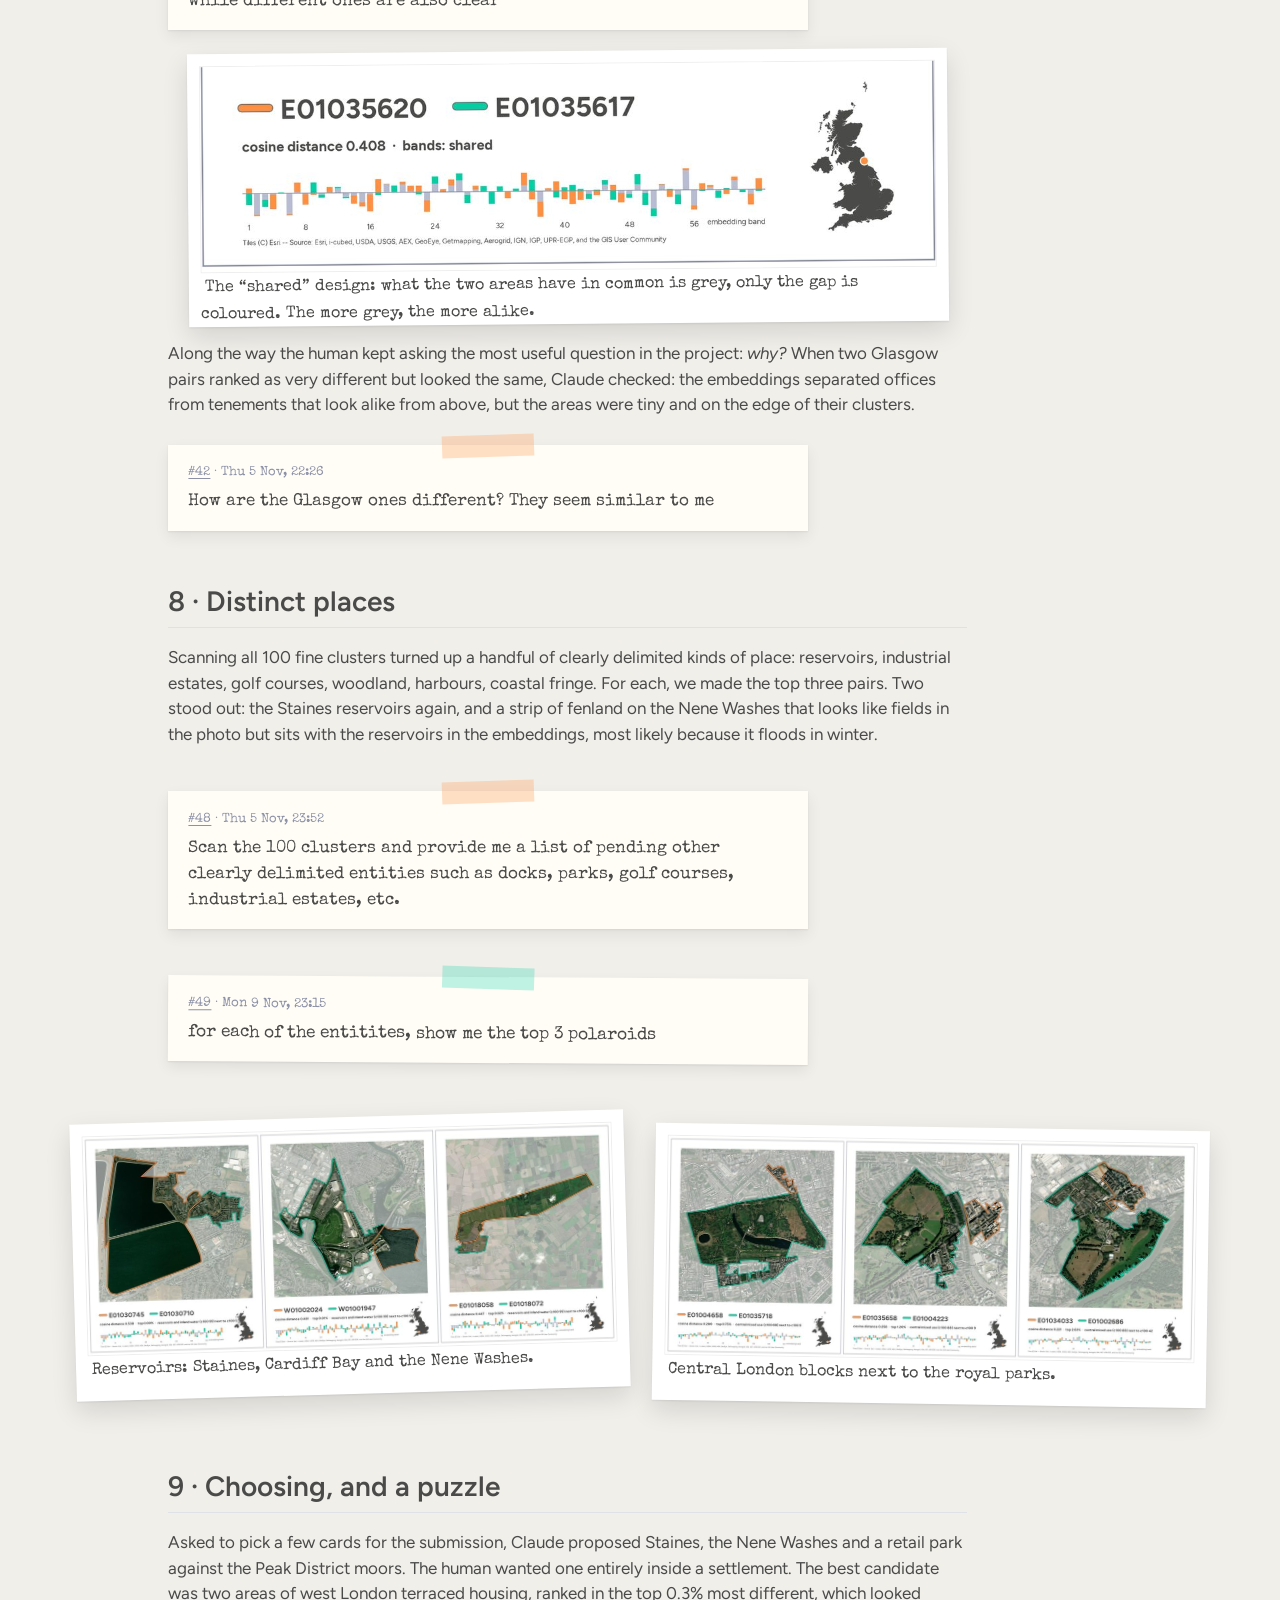
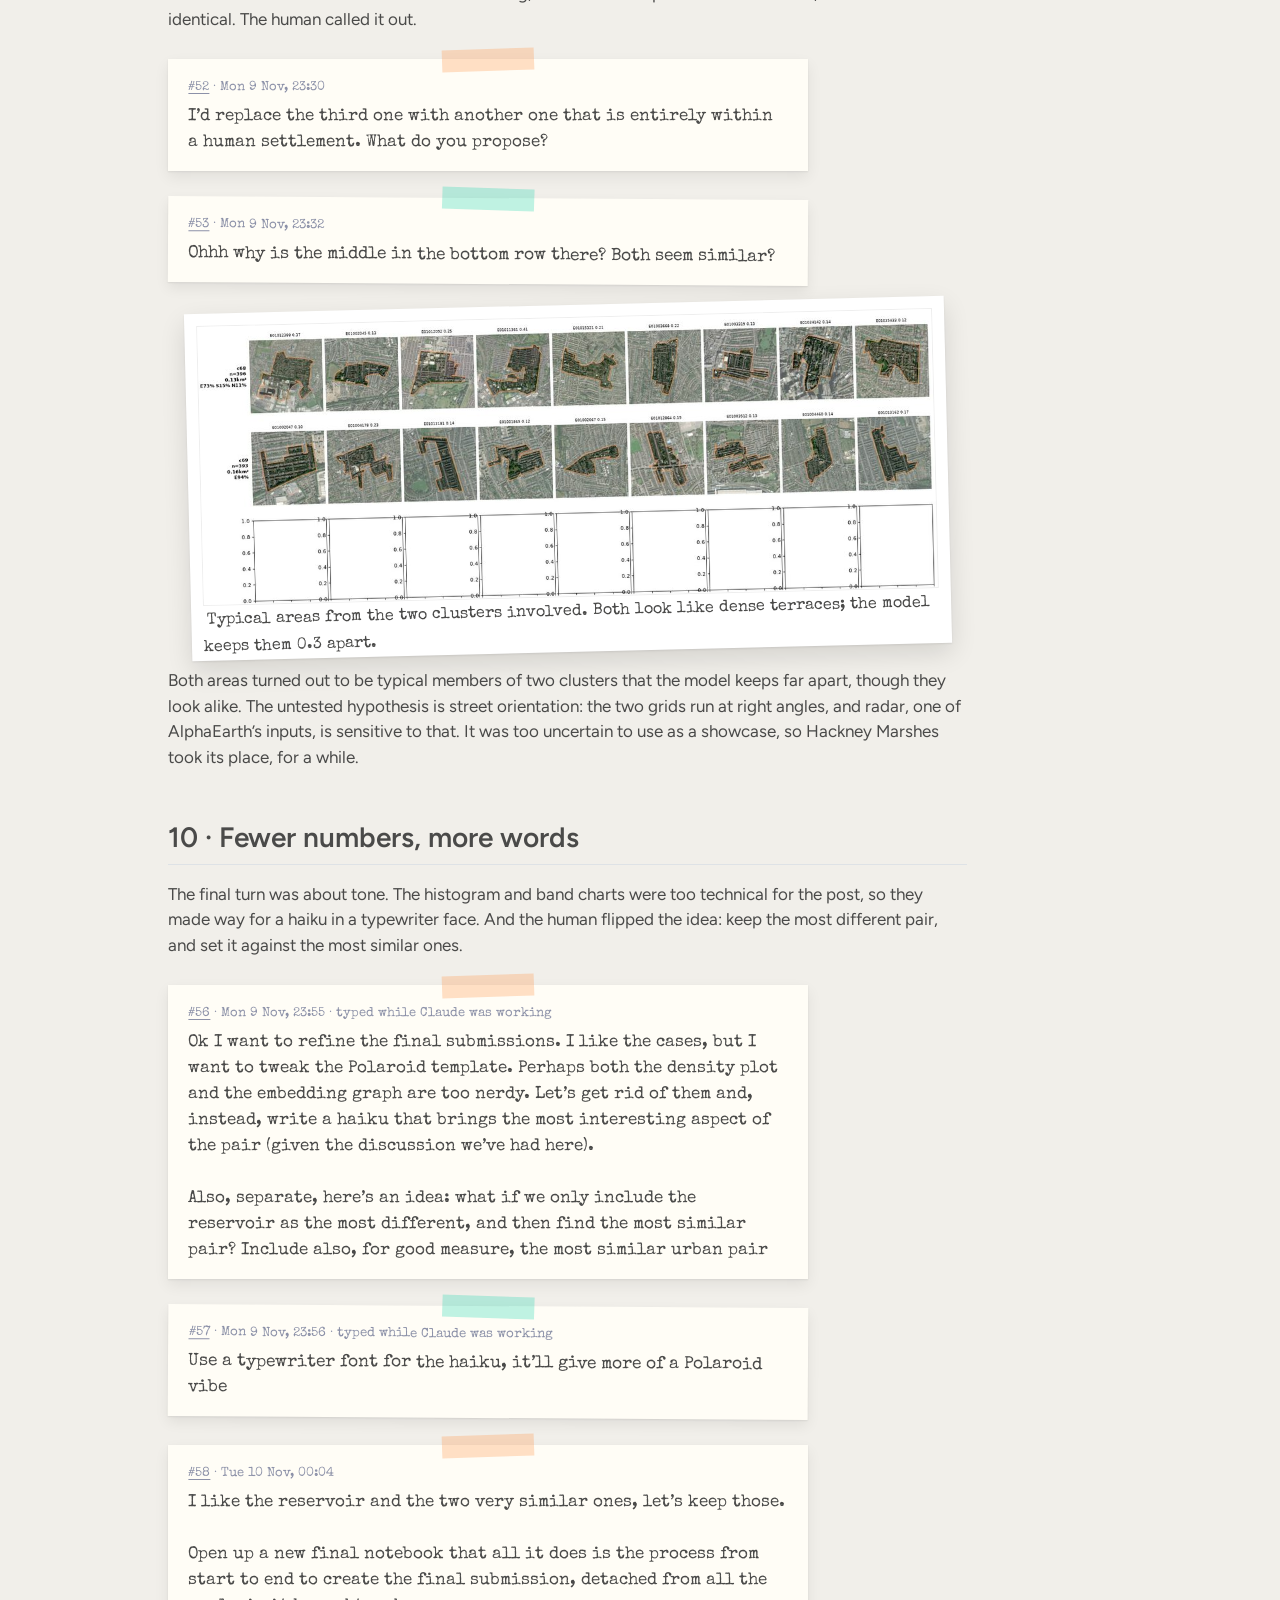
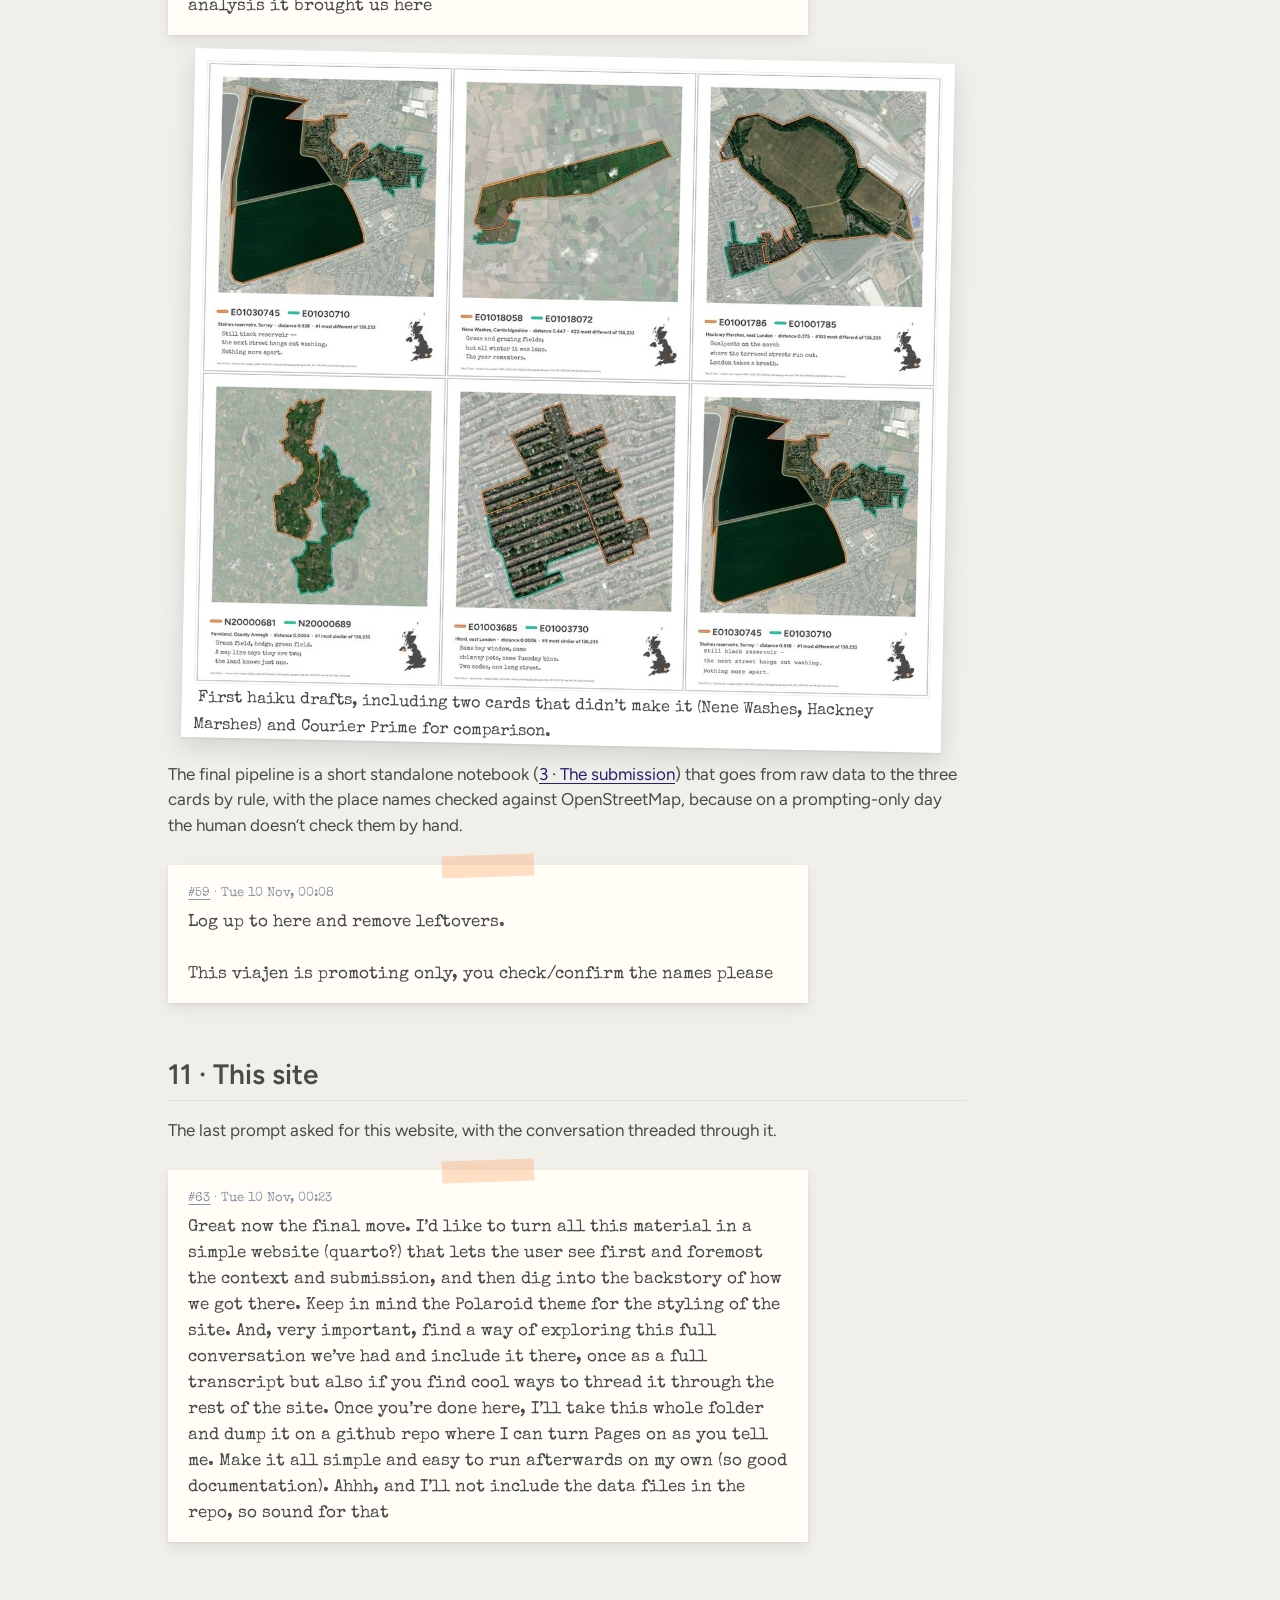
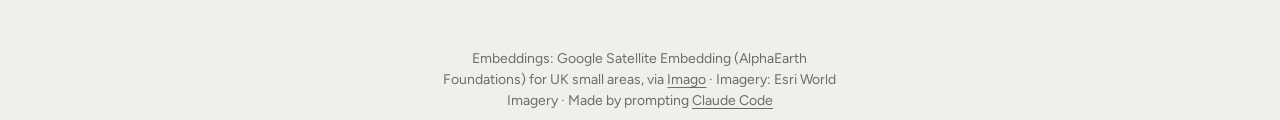
<file: docs/backstory.html>
<!DOCTYPE html>
<html xmlns="http://www.w3.org/1999/xhtml" lang="en" xml:lang="en"><head>

<meta charset="utf-8">
<meta name="generator" content="quarto-1.10.19">

<meta name="viewport" content="width=device-width, initial-scale=1.0, user-scalable=yes">


<title>Backstory – Neighbours, near and far</title>
<style>
/* Default styles provided by pandoc.
** See https://pandoc.org/MANUAL.html#variables-for-html for config info.
*/
span.smallcaps{font-variant: small-caps;}
div.columns{display: flex; gap: 1.5em;}
div.column{flex: auto;}
@media screen {
div.columns{gap: min(4vw, 1.5em);}
div.column{overflow-x: auto;}
}
div.hanging-indent{margin-left: 1.5em; text-indent: -1.5em;}
ul.task-list{list-style: none;}
ul.task-list li input[type="checkbox"] {
  width: 0.8em;
  margin: 0 0.8em 0.2em -1em; /* quarto-specific, see https://github.com/quarto-dev/quarto-cli/issues/4556 */ 
  vertical-align: middle;
}
</style>


<script src="site_libs/quarto-nav/quarto-nav.js"></script>
<script src="site_libs/quarto-nav/headroom.min.js"></script>
<script src="site_libs/clipboard/clipboard.min.js"></script>
<script src="site_libs/quarto-search/autocomplete.umd.js"></script>
<script src="site_libs/quarto-search/fuse.min.js"></script>
<script src="site_libs/quarto-search/quarto-search.js"></script>
<meta name="quarto:offset" content="./">
<script src="site_libs/quarto-html/quarto.js" type="module"></script>
<script src="site_libs/quarto-html/tabsets/tabsets.js" type="module"></script>
<script src="site_libs/quarto-html/popper.min.js"></script>
<script src="site_libs/quarto-html/tippy.umd.min.js"></script>
<script src="site_libs/quarto-html/anchor.min.js"></script>
<link href="site_libs/quarto-html/tippy.css" rel="stylesheet">
<link href="site_libs/quarto-html/quarto-syntax-highlighting-bf27225e3a48a9273f3daa8f8e829971.css" rel="stylesheet" id="quarto-text-highlighting-styles">
<script src="site_libs/bootstrap/bootstrap.min.js"></script>
<link href="site_libs/bootstrap/bootstrap-icons.css" rel="stylesheet">
<link href="site_libs/bootstrap/bootstrap-e9eb24fceedb79b45376debb377e4539.min.css" rel="stylesheet" append-hash="true" id="quarto-bootstrap" data-mode="light">
<script id="quarto-search-options" type="application/json">{
  "location": "navbar",
  "copy-button": false,
  "collapse-after": 3,
  "panel-placement": "end",
  "type": "overlay",
  "limit": 50,
  "keyboard-shortcut": [
    "f",
    "/",
    "s"
  ],
  "show-item-context": false,
  "language": {
    "search-no-results-text": "No results",
    "search-matching-documents-text": "matching documents",
    "search-copy-link-title": "Copy link to search",
    "search-hide-matches-text": "Hide additional matches",
    "search-more-match-text": "more match in this document",
    "search-more-matches-text": "more matches in this document",
    "search-clear-button-title": "Clear",
    "search-text-placeholder": "",
    "search-detached-cancel-button-title": "Cancel",
    "search-submit-button-title": "Submit",
    "search-label": "Search"
  }
}</script>
<style>html{ scroll-behavior: smooth; }</style>


</head>

<body class="nav-fixed quarto-light">

<div id="quarto-search-results"></div>
  <header id="quarto-header" class="headroom fixed-top">
    <nav class="navbar navbar-expand-lg " data-bs-theme="dark">
      <div class="navbar-container container-fluid">
      <div class="navbar-brand-container mx-auto">
    <a class="navbar-brand" href="./index.html">
    <span class="navbar-title">Neighbours, near and far</span>
    </a>
  </div>
            <div id="quarto-search" class="" title="Search"></div>
          <button class="navbar-toggler" type="button" data-bs-toggle="collapse" data-bs-target="#navbarCollapse" aria-controls="navbarCollapse" role="menu" aria-expanded="false" aria-label="Toggle navigation" onclick="if (window.quartoToggleHeadroom) { window.quartoToggleHeadroom(); }">
  <span class="navbar-toggler-icon"></span>
</button>
          <div class="collapse navbar-collapse" id="navbarCollapse">
            <ul class="navbar-nav navbar-nav-scroll me-auto">
  <li class="nav-item">
    <a class="nav-link" href="./index.html"> 
<span class="menu-text">The submission</span></a>
  </li>  
  <li class="nav-item">
    <a class="nav-link active" href="./backstory.html" aria-current="page"> 
<span class="menu-text">Backstory</span></a>
  </li>  
  <li class="nav-item">
    <a class="nav-link" href="./prompts.html"> 
<span class="menu-text">The prompts</span></a>
  </li>  
  <li class="nav-item">
    <a class="nav-link" href="./transcript.html"> 
<span class="menu-text">Transcript</span></a>
  </li>  
  <li class="nav-item dropdown ">
    <a class="nav-link dropdown-toggle" href="#" id="nav-menu-notebooks" role="link" data-bs-toggle="dropdown" aria-expanded="false">
 <span class="menu-text">Notebooks</span>
    </a>
    <ul class="dropdown-menu" aria-labelledby="nav-menu-notebooks">    
        <li>
    <a class="dropdown-item" href="./notebooks.html">
 <span class="dropdown-text">About the notebooks</span></a>
  </li>  
        <li>
    <a class="dropdown-item" href="./gdsl30dmc.html">
 <span class="dropdown-text">1 · Neighbours and distances</span></a>
  </li>  
        <li>
    <a class="dropdown-item" href="./gdsl30dmc_clusters.html">
 <span class="dropdown-text">2 · Clusters and entities</span></a>
  </li>  
        <li>
    <a class="dropdown-item" href="./gdsl30dmc_submission.html">
 <span class="dropdown-text">3 · The submission, end to end</span></a>
  </li>  
    </ul>
  </li>
  <li class="nav-item">
    <a class="nav-link" href="./log.html"> 
<span class="menu-text">Log</span></a>
  </li>  
</ul>
          </div> <!-- /navcollapse -->
            <div class="quarto-navbar-tools">
</div>
      </div> <!-- /container-fluid -->
    </nav>
</header>
<!-- content -->
<div id="quarto-content" class="quarto-container page-columns page-rows-contents page-layout-article page-navbar">
<!-- sidebar -->
<!-- margin-sidebar -->
    <div id="quarto-margin-sidebar" class="sidebar margin-sidebar">
        <nav id="TOC" role="doc-toc" class="toc-active">
    <h2 id="toc-title">On this page</h2>
   
  <ul class="collapse">
  <li><a href="#the-brief" id="toc-the-brief" class="nav-link active" data-scroll-target="#the-brief">1 · The brief</a></li>
  <li><a href="#who-touches-whom" id="toc-who-touches-whom" class="nav-link" data-scroll-target="#who-touches-whom">2 · Who touches whom</a></li>
  <li><a href="#measuring-difference" id="toc-measuring-difference" class="nav-link" data-scroll-target="#measuring-difference">3 · Measuring difference</a></li>
  <li><a href="#finding-a-look" id="toc-finding-a-look" class="nav-link" data-scroll-target="#finding-a-look">4 · Finding a look</a></li>
  <li><a href="#true-but-not-interesting" id="toc-true-but-not-interesting" class="nav-link" data-scroll-target="#true-but-not-interesting">5 · True, but not interesting</a></li>
  <li><a href="#clustering-the-embeddings" id="toc-clustering-the-embeddings" class="nav-link" data-scroll-target="#clustering-the-embeddings">6 · Clustering the embeddings</a></li>
  <li><a href="#making-distances-legible" id="toc-making-distances-legible" class="nav-link" data-scroll-target="#making-distances-legible">7 · Making distances legible</a></li>
  <li><a href="#distinct-places" id="toc-distinct-places" class="nav-link" data-scroll-target="#distinct-places">8 · Distinct places</a></li>
  <li><a href="#choosing-and-a-puzzle" id="toc-choosing-and-a-puzzle" class="nav-link" data-scroll-target="#choosing-and-a-puzzle">9 · Choosing, and a puzzle</a></li>
  <li><a href="#fewer-numbers-more-words" id="toc-fewer-numbers-more-words" class="nav-link" data-scroll-target="#fewer-numbers-more-words">10 · Fewer numbers, more words</a></li>
  <li><a href="#this-site" id="toc-this-site" class="nav-link" data-scroll-target="#this-site">11 · This site</a></li>
  </ul>
</nav>
    </div>
<!-- main -->
<main class="content page-columns page-full" id="quarto-document-content">

<header id="title-block-header" class="quarto-title-block default">
<div class="quarto-title">
<h1 class="title">Backstory</h1>
<p class="subtitle lead">From a brief to three Polaroids, in eleven turns</p>
</div>



<div class="quarto-title-meta">

    
  
    
  </div>
  


</header>


<p>The submission is three cards, but it took 65 prompts over 5 days to get there. This is the route, chapter by chapter. Each chapter quotes the prompts that turned the corner: the typed notes are the human’s words, unedited, and their numbers link to the exact spot in the <a href="./transcript.html">transcript</a>. The images are what Claude looked at along the way, most of which never made it into a notebook.</p>
<section id="the-brief" class="level2">
<h2 class="anchored" data-anchor-id="the-brief">1 · The brief</h2>
<p>The project started from a short brief, <code>SPEC.md</code>: map the UK’s most dissimilar neighbouring small areas, measuring similarity with AlphaEarth embeddings from <a href="https://data.imago.ac.uk/datasets/google-satellite-embedding-v1-small-areas-2017-2024">Imago</a>, using geopandas and PySAL’s new <code>Graph</code>, and keeping a log of explorations.</p>
<div class="note prompt"><div class="note-meta"><a href="transcript.html#p-1">#1</a> · Wed 4 Nov, 11:22</div><div class="note-text">ok have a read at SPEC.md for context and we can start working. When you're ready, let's get cracking...</div></div>
</section>
<section id="who-touches-whom" class="level2">
<h2 class="anchored" data-anchor-id="who-touches-whom">2 · Who touches whom</h2>
<p>Before comparing neighbours, we need to know who the neighbours are. Queen contiguity (areas sharing at least a corner) across all four nations gave a graph with one surprise: no links at all across the England–Scotland border, because the two nations’ polygons overlap rather than touch. Fuzzy contiguity, which also counts overlaps, fixed that with 21 extra links. Twelve island areas had no neighbours at all and were dropped.</p>
<div class="note prompt"><div class="note-meta"><a href="transcript.html#p-2">#2</a> · Wed 4 Nov, 11:45</div><div class="note-text">all four nations and queen contiguity. Build the graphs first and don't move beyond there for now</div></div>
<div class="note prompt"><div class="note-meta"><a href="transcript.html#p-6">#6</a> · Wed 4 Nov, 12:07</div><div class="note-text">can you make a quick figure for me to inspect here (is it possible?) to see where the 12 issolates are?</div></div>
<div class="polaroid tilt-l">
<p><img src="conversation/img/001.jpg" class="img-fluid"> <span class="caption">The twelve areas with no neighbours, all of them Scottish islands.</span></p>
</div>
</section>
<section id="measuring-difference" class="level2">
<h2 class="anchored" data-anchor-id="measuring-difference">3 · Measuring difference</h2>
<p>Each area’s embedding is a 64-number vector; the difference between two neighbours is the cosine distance between their vectors, computed for all 136,233 neighbouring pairs. The human pushed for splitting the work into 16 chunks, one per core, which (after a detour about threads versus processes and memory layout) made it fast.</p>
<div class="note prompt"><div class="note-meta"><a href="transcript.html#p-11">#11</a> · Wed 4 Nov, 12:21</div><div class="note-text">let's stick to cosine here. Open up a new section and let's calculate the cosine distance (sklearn?) between every polygon and all of its queen neighors. Use the Graph we've created for this. Also, I think there's scope here to make it work in parallel and it'd be significantly faster, what do you think? don't do anything until we're clear on what</div></div>
<div class="note prompt"><div class="note-meta"><a href="transcript.html#p-13">#13</a> · Wed 4 Nov, 12:24</div><div class="note-text">What I'm thinking is split all of the polygons in 16 chunks, one per core in this machine, and then calculate the distances for those polygons and their neighbors in a separate worker and collect all the results afterwards.</div></div>
<p>We also scored each area against its whole neighbourhood, in two ways: the average distance to each neighbour (<code>mean_dist</code>), and the distance to the average neighbour (<code>lag_dist</code>).</p>
<div class="note prompt"><div class="note-meta"><a href="transcript.html#p-18">#18</a> · Wed 4 Nov, 13:23</div><div class="note-text">ok now let's think about how a distance between the focal area and its neighbors would work. Two thoughts: 1) we get the distances between i and every j in the neighborhood, and then average it; 2) we average the embedding of the neighbors and then the distance. Thoughts?</div></div>
</section>
<section id="finding-a-look" class="level2 page-columns page-full">
<h2 class="anchored" data-anchor-id="finding-a-look">4 · Finding a look</h2>
<p>The first maps were plain: satellite imagery with the area and its neighbours outlined. Then came a long stretch of iteration on the look, which became the Polaroid card used on every map since.</p>
<div class="prints wide column-page">
<div class="polaroid">
<p><img src="conversation/img/007.jpg" class="img-fluid"> <span class="caption">First attempt: white and yellow outlines on raw imagery.</span></p>
</div>
<div class="polaroid">
<p><img src="conversation/img/015.jpg" class="img-fluid"> <span class="caption">Fifteen combinations of wash colour and outline colours, side by side.</span></p>
</div>
</div>
<div class="note prompt"><div class="note-meta"><a href="transcript.html#p-23">#23</a> · Wed 4 Nov, 14:31</div><div class="note-text">Okay, this is a great first start. Let's iterate a little bit in how I want the figure to look like and then once we have a template we'll create it for a few more cases. I really like option one, but maybe instead of white lines you can pick another color, maybe red, or use red for the focal and yellow for the rest. And I would also want to have on a corner a very simplified map of the UK in either dark grey or light grey with an accent color for the location where these L SOAs are. So it's easier to place on the general map.</div></div>
<div class="note prompt"><div class="note-meta"><a href="transcript.html#p-24">#24</a> · Wed 4 Nov, 14:52</div><div class="note-text">It is a lot. I think it's almost ready. One more thing I would like to try. Can we maybe fade the base map in the areas that are not part of the vocal or neighbors. What I'm thinking is that you could maybe get a polygon that covers everything that is not part of a polygon in the image and then apply a light Dark transparency to fade it away.</div></div>
<p>The palette then moved to Imago’s own: the human attached the brand palette, and the cards took on Imago grey, Figtree and a UK locator with an orange dot.</p>
<div class="note prompt"><div class="note-meta"><a href="transcript.html#p-28">#28</a> · Wed 4 Nov, 17:45</div><div class="note-text">Actually I want the UK polygon and all the text in the image to be imago grey. See the actual palette attached and update accordingly</div><img src="conversation/img/019.jpg" alt="Image attached to prompt 28" loading="lazy"></div>
<div class="note prompt"><div class="note-meta"><a href="transcript.html#p-29">#29</a> · Wed 4 Nov, 21:47</div><div class="note-text">I like with the official colors a bit more. A couple of further iterations: 1) if you’re using Imago grey (#4a4a49), can you make the text in bold? Also, can you use the official font, which is figtree? 2) Make the UK polygon in Imago grey also, and the dot on that polygon in the orange of the focal area. I really like the setup of the image, it looks like a Polaroid picture, can we keep/reinforce that for when we export?</div></div>
<div class="note prompt"><div class="note-meta"><a href="transcript.html#p-30">#30</a> · Wed 4 Nov, 21:53 · typed while Claude was working</div><div class="note-text">Ok almost perfect: one more thing on the Polaroid side: can you keep a larger margin at the bottom than at the top (that’s how Polaroids are no?) and also can you make it somehow so that it keeps this layout clear even if it’s displayed against white? Maybe with a thin border line?</div></div>
<div class="polaroid tilt-r" style="max-width:420px">
<p><img src="conversation/img/023.jpg" class="img-fluid"> <span class="caption">The first true Polaroid: deeper bottom margin, thin outline so it holds up on a white page.</span></p>
</div>
</section>
<section id="true-but-not-interesting" class="level2 page-columns page-full">
<h2 class="anchored" data-anchor-id="true-but-not-interesting">5 · True, but not interesting</h2>
<p>The most different area in the UK was the same by every measure: the Staines reservoirs, by Heathrow. The next ones were mostly small towns surrounded by fields. Switching from areas to pairs of areas didn’t help much: the top pairs were nearly all built-up land against open land.</p>
<div class="prints column-page">
<p><a href="images/E01030745.jpg"><img src="images/E01030745.jpg" class="print img-fluid"></a></p>
<p><a href="images/pair_E01031353_E01031359.jpg"><img src="images/pair_E01031353_E01031359.jpg" class="print img-fluid"></a></p>
<p><a href="images/pair_W01001947_W01002024.jpg"><img src="images/pair_W01001947_W01002024.jpg" class="print img-fluid"></a></p>
</div>
<div class="note prompt"><div class="note-meta"><a href="transcript.html#p-32">#32</a> · Wed 4 Nov, 22:06</div><div class="note-text">OK I see the point of these, they’re true but not the most interesting. Maybe let’s switch gears from neighboring sets to pairs. Let’s look at the largest distance between a pair of neighbors. Before that, include these top five in the notebook and log if not there yet, and start a new section for this.</div></div>
</section>
<section id="clustering-the-embeddings" class="level2 page-columns page-full">
<h2 class="anchored" data-anchor-id="clustering-the-embeddings">6 · Clustering the embeddings</h2>
<p>To find more interesting contrasts, the human proposed two ideas: restrict the search to cities, or cluster the areas into types and search between types. We went with clustering: k-means at two levels (20 broad types and 100 fine ones), interpreted by looking at contact sheets of each cluster’s most typical areas.</p>
<div class="note prompt"><div class="note-meta"><a href="transcript.html#p-34">#34</a> · Wed 4 Nov, 22:19</div><div class="note-text">OK two ideas to try to find more interesting “Polaroids”:<br><br>1. Restrict the search within the bounds of specific cities (e.g., London, Liverpool). That way, the chances of countryside vs urban are lower<br><br>2. Try a different approach:<br>   a. Cluster all the LSOAs in a bunch of similar groups with say K-means (e.g., k=100)<br>    b. Explore if those clusters capture features or items (e.g., industrial, residential, agriculture, different mixes)<br>    c. Then set up the search for different neighborhoods at the cluster level (e.g., what is the industrial estate next the most different landscape?)<br><br>what do you think?</div></div>
<div class="prints wide column-page">
<div class="polaroid">
<p><img src="conversation/img/026.jpg" class="img-fluid"> <span class="caption">Choosing k: no elbow anywhere. The embeddings form gradients, not clumps.</span></p>
</div>
<div class="polaroid">
<p><img src="conversation/img/027.jpg" class="img-fluid"> <span class="caption">Contact sheets of the 20 broad clusters, used to label them by eye.</span></p>
</div>
</div>
<p>The broad cluster that looked like “city centres” turned out to be dense mixed use; at the fine level, cluster 95 was the real thing: high-rise business cores, from the City of London to central Glasgow.</p>
<div class="note prompt"><div class="note-meta"><a href="transcript.html#p-38">#38</a> · Thu 5 Nov, 22:11</div><div class="note-text">Show me the contact card for urban centers in the k20</div></div>
<div class="note prompt"><div class="note-meta"><a href="transcript.html#p-39">#39</a> · Thu 5 Nov, 22:12</div><div class="note-text">Can you find a better fit for that description in k100?</div></div>
</section>
<section id="making-distances-legible" class="level2">
<h2 class="anchored" data-anchor-id="making-distances-legible">7 · Making distances legible</h2>
<p>How big is a distance of 0.3? The cards gained a histogram of all 136,233 distances with the pair marked on it, and then a chart comparing the two embeddings band by band, which went through four designs.</p>
<div class="note prompt"><div class="note-meta"><a href="transcript.html#p-41">#41</a> · Thu 5 Nov, 22:21</div><div class="note-text">I’d like to get a sense of how big those distances are. Add a flag to the Polaroid method that when True, adds a dense histogram of all distances in the entire dataset, not the cluster, and a vertical line on the value of the distance of the pair represented in the Polaroid. Make look nice, elegant, and in line with the aesthetic of the current figure. Show me that to 5 again then</div></div>
<div class="note prompt"><div class="note-meta"><a href="transcript.html#p-44">#44</a> · Thu 5 Nov, 22:35</div><div class="note-text">One more tweak to the Polaroid: do you think we can fit an additional graph that is a horizontal bar chart with one bar per embedding dimension and two bars/values in each bar, one orange and one green, corresponding to the values for each area respectively. Basically, I want to visualise the differences in the two embeddings being compared. Maybe this is too crammed and is instead better to do it in lieu of the histogram? Add a flag on the Polaroid method and show me a couple of examples</div></div>
<div class="note prompt"><div class="note-meta"><a href="transcript.html#p-45">#45</a> · Thu 5 Nov, 22:39</div><div class="note-text">Let’s try the difference and also this other option: one bar only with both orange and green on top of each other with transparency. That way similar dimensions are obvious and don’t take up space, while different ones are also clear</div></div>
<div class="polaroid tilt-s">
<p><img src="conversation/img/046.jpg" class="img-fluid"> <span class="caption">The “shared” design: what the two areas have in common is grey, only the gap is coloured. The more grey, the more alike.</span></p>
</div>
<p>Along the way the human kept asking the most useful question in the project: <em>why?</em> When two Glasgow pairs ranked as very different but looked the same, Claude checked: the embeddings separated offices from tenements that look alike from above, but the areas were tiny and on the edge of their clusters.</p>
<div class="note prompt"><div class="note-meta"><a href="transcript.html#p-42">#42</a> · Thu 5 Nov, 22:26</div><div class="note-text">How are the Glasgow ones different? They seem similar to me</div></div>
</section>
<section id="distinct-places" class="level2 page-columns page-full">
<h2 class="anchored" data-anchor-id="distinct-places">8 · Distinct places</h2>
<p>Scanning all 100 fine clusters turned up a handful of clearly delimited kinds of place: reservoirs, industrial estates, golf courses, woodland, harbours, coastal fringe. For each, we made the top three pairs. Two stood out: the Staines reservoirs again, and a strip of fenland on the Nene Washes that looks like fields in the photo but sits with the reservoirs in the embeddings, most likely because it floods in winter.</p>
<div class="note prompt"><div class="note-meta"><a href="transcript.html#p-48">#48</a> · Thu 5 Nov, 23:52</div><div class="note-text">Scan the 100 clusters and provide me a list of pending other clearly delimited entities such as docks, parks, golf courses, industrial estates, etc.</div></div>
<div class="note prompt"><div class="note-meta"><a href="transcript.html#p-49">#49</a> · Mon 9 Nov, 23:15</div><div class="note-text">for each of the entitites, show me the top 3 polaroids</div></div>
<div class="prints wide column-page">
<div class="polaroid">
<p><img src="conversation/img/064.jpg" class="img-fluid"> <span class="caption">Reservoirs: Staines, Cardiff Bay and the Nene Washes.</span></p>
</div>
<div class="polaroid">
<p><img src="conversation/img/072.jpg" class="img-fluid"> <span class="caption">Central London blocks next to the royal parks.</span></p>
</div>
</div>
</section>
<section id="choosing-and-a-puzzle" class="level2">
<h2 class="anchored" data-anchor-id="choosing-and-a-puzzle">9 · Choosing, and a puzzle</h2>
<p>Asked to pick a few cards for the submission, Claude proposed Staines, the Nene Washes and a retail park against the Peak District moors. The human wanted one entirely inside a settlement. The best candidate was two areas of west London terraced housing, ranked in the top 0.3% most different, which looked identical. The human called it out.</p>
<div class="note prompt"><div class="note-meta"><a href="transcript.html#p-52">#52</a> · Mon 9 Nov, 23:30</div><div class="note-text">I’d replace the third one with another one that is entirely within a human settlement. What do you propose?</div></div>
<div class="note prompt"><div class="note-meta"><a href="transcript.html#p-53">#53</a> · Mon 9 Nov, 23:32</div><div class="note-text">Ohhh why is the middle in the bottom row there? Both seem similar?</div></div>
<div class="polaroid tilt-l">
<p><img src="conversation/img/080.jpg" class="img-fluid"> <span class="caption">Typical areas from the two clusters involved. Both look like dense terraces; the model keeps them 0.3 apart.</span></p>
</div>
<p>Both areas turned out to be typical members of two clusters that the model keeps far apart, though they look alike. The untested hypothesis is street orientation: the two grids run at right angles, and radar, one of AlphaEarth’s inputs, is sensitive to that. It was too uncertain to use as a showcase, so Hackney Marshes took its place, for a while.</p>
</section>
<section id="fewer-numbers-more-words" class="level2">
<h2 class="anchored" data-anchor-id="fewer-numbers-more-words">10 · Fewer numbers, more words</h2>
<p>The final turn was about tone. The histogram and band charts were too technical for the post, so they made way for a haiku in a typewriter face. And the human flipped the idea: keep the most different pair, and set it against the most similar ones.</p>
<div class="note prompt"><div class="note-meta"><a href="transcript.html#p-56">#56</a> · Mon 9 Nov, 23:55 · typed while Claude was working</div><div class="note-text">Ok I want to refine the final submissions. I like the cases, but I want to tweak the Polaroid template. Perhaps both the density plot and the embedding graph are too nerdy. Let’s get rid of them and, instead, write a haiku that brings the most interesting aspect of the pair (given the discussion we’ve had here).<br><br>Also, separate, here’s an idea: what if we only include the reservoir as the most different, and then find the most similar pair? Include also, for good measure, the most similar urban pair</div></div>
<div class="note prompt"><div class="note-meta"><a href="transcript.html#p-57">#57</a> · Mon 9 Nov, 23:56 · typed while Claude was working</div><div class="note-text">Use a typewriter font for the haiku, it’ll give more of a Polaroid vibe</div></div>
<div class="note prompt"><div class="note-meta"><a href="transcript.html#p-58">#58</a> · Tue 10 Nov, 00:04</div><div class="note-text">I like the reservoir and the two very similar ones, let’s keep those. <br><br>Open up a new final notebook that all it does is the process from start to end to create the final submission, detached from all the analysis it brought us here</div></div>
<div class="polaroid tilt-r">
<p><img src="conversation/img/084.jpg" class="img-fluid"> <span class="caption">First haiku drafts, including two cards that didn’t make it (Nene Washes, Hackney Marshes) and Courier Prime for comparison.</span></p>
</div>
<p>The final pipeline is a short standalone notebook (<a href="./gdsl30dmc_submission.html">3 · The submission</a>) that goes from raw data to the three cards by rule, with the place names checked against OpenStreetMap, because on a prompting-only day the human doesn’t check them by hand.</p>
<div class="note prompt"><div class="note-meta"><a href="transcript.html#p-59">#59</a> · Tue 10 Nov, 00:08</div><div class="note-text">Log up to here and remove leftovers. <br><br>This viajen is promoting only, you check/confirm the names please</div></div>
</section>
<section id="this-site" class="level2">
<h2 class="anchored" data-anchor-id="this-site">11 · This site</h2>
<p>The last prompt asked for this website, with the conversation threaded through it.</p>
<div class="note prompt"><div class="note-meta"><a href="transcript.html#p-63">#63</a> · Tue 10 Nov, 00:23</div><div class="note-text">Great now the final move. I’d like to turn all this material in a simple website (quarto?) that lets the user see first and foremost the context and submission, and then dig into the backstory of how we got there. Keep in mind the Polaroid theme for the styling of the site. And, very important, find a way of exploring this full conversation we’ve had and include it there, once as a full transcript but also if you find cool ways to thread it through the rest of the site. Once you’re done here, I’ll take this whole folder and dump it on a github repo where I can turn Pages on as you tell me. Make it all simple and easy to run afterwards on my own (so good documentation). Ahhh, and I’ll not include the data files in the repo, so sound for that</div></div>


</section>

</main> <!-- /main -->
<script id="quarto-html-after-body" type="application/javascript">
  window.document.addEventListener("DOMContentLoaded", function (event) {
    const icon = "";
    const anchorJS = new window.AnchorJS();
    anchorJS.options = {
      placement: 'right',
      icon: icon
    };
    anchorJS.add('.anchored');
    const isCodeAnnotation = (el) => {
      for (const clz of el.classList) {
        if (clz.startsWith('code-annotation-')) {                     
          return true;
        }
      }
      return false;
    }
    const onCopySuccess = function(e) {
      // button target
      const button = e.trigger;
      // don't keep focus
      button.blur();
      // flash "checked"
      button.classList.add('code-copy-button-checked');
      var currentTitle = button.getAttribute("title");
      button.setAttribute("title", "Copied!");
      let tooltip;
      if (window.bootstrap) {
        button.setAttribute("data-bs-toggle", "tooltip");
        button.setAttribute("data-bs-placement", "left");
        button.setAttribute("data-bs-title", "Copied!");
        tooltip = new bootstrap.Tooltip(button, 
          { trigger: "manual", 
            customClass: "code-copy-button-tooltip",
            offset: [0, -8]});
        tooltip.show();    
      }
      setTimeout(function() {
        if (tooltip) {
          tooltip.hide();
          button.removeAttribute("data-bs-title");
          button.removeAttribute("data-bs-toggle");
          button.removeAttribute("data-bs-placement");
        }
        button.setAttribute("title", currentTitle);
        button.classList.remove('code-copy-button-checked');
      }, 1000);
      // clear code selection
      e.clearSelection();
    }
    const getTextToCopy = function(trigger) {
      const outerScaffold = trigger.parentElement.cloneNode(true);
      const codeEl = outerScaffold.querySelector('code');
      for (const childEl of codeEl.children) {
        if (isCodeAnnotation(childEl)) {
          childEl.remove();
        }
      }
      return codeEl.innerText;
    }
    const clipboard = new window.ClipboardJS('.code-copy-button:not([data-in-quarto-modal])', {
      text: getTextToCopy
    });
    clipboard.on('success', onCopySuccess);
    if (window.document.getElementById('quarto-embedded-source-code-modal')) {
      const clipboardModal = new window.ClipboardJS('.code-copy-button[data-in-quarto-modal]', {
        text: getTextToCopy,
        container: window.document.getElementById('quarto-embedded-source-code-modal')
      });
      clipboardModal.on('success', onCopySuccess);
    }
      var localhostRegex = new RegExp(/^(?:http|https):\/\/localhost\:?[0-9]*\//);
      var mailtoRegex = new RegExp(/^mailto:/);
        var filterRegex = new RegExp("https:\/\/darribas\.org\/map_challenge26-prompt_only\/");
      var isInternal = (href) => {
          return filterRegex.test(href) || localhostRegex.test(href) || mailtoRegex.test(href);
      }
      // Inspect non-navigation links and adorn them if external
     var links = window.document.querySelectorAll('a[href]:not(.nav-link):not(.navbar-brand):not(.toc-action):not(.sidebar-link):not(.sidebar-item-toggle):not(.pagination-link):not(.no-external):not([aria-hidden]):not(.dropdown-item):not(.quarto-navigation-tool):not(.about-link)');
      for (var i=0; i<links.length; i++) {
        const link = links[i];
        if (!isInternal(link.href)) {
          // undo the damage that might have been done by quarto-nav.js in the case of
          // links that we want to consider external
          if (link.dataset.originalHref !== undefined) {
            link.href = link.dataset.originalHref;
          }
            // target, if specified
            link.setAttribute("target", "_blank");
            if (link.getAttribute("rel") === null) {
              link.setAttribute("rel", "noopener");
            }
        }
      }
    function tippyHover(el, contentFn, onTriggerFn, onUntriggerFn) {
      const config = {
        allowHTML: true,
        maxWidth: 500,
        delay: 100,
        arrow: false,
        appendTo: function(el) {
            return el.parentElement;
        },
        interactive: true,
        interactiveBorder: 10,
        theme: 'quarto',
        placement: 'bottom-start',
      };
      if (contentFn) {
        config.content = contentFn;
      }
      if (onTriggerFn) {
        config.onTrigger = onTriggerFn;
      }
      if (onUntriggerFn) {
        config.onUntrigger = onUntriggerFn;
      }
      window.tippy(el, config); 
    }
    const noterefs = window.document.querySelectorAll('a[role="doc-noteref"]');
    for (var i=0; i<noterefs.length; i++) {
      const ref = noterefs[i];
      tippyHover(ref, function() {
        // use id or data attribute instead here
        let href = ref.getAttribute('data-footnote-href') || ref.getAttribute('href');
        try { href = new URL(href).hash; } catch {}
        const id = href.replace(/^#\/?/, "");
        const note = window.document.getElementById(id);
        if (note) {
          return note.innerHTML;
        } else {
          return "";
        }
      });
    }
    const xrefs = window.document.querySelectorAll('a.quarto-xref');
    const processXRef = (id, note) => {
      // Strip column container classes
      const stripColumnClz = (el) => {
        el.classList.remove("page-full", "page-columns");
        if (el.children) {
          for (const child of el.children) {
            stripColumnClz(child);
          }
        }
      }
      stripColumnClz(note)
      if (id === null || id.startsWith('sec-')) {
        // Special case sections, only their first couple elements
        const container = document.createElement("div");
        if (note.children && note.children.length > 2) {
          container.appendChild(note.children[0].cloneNode(true));
          for (let i = 1; i < note.children.length; i++) {
            const child = note.children[i];
            if (child.tagName === "P" && child.innerText === "") {
              continue;
            } else {
              container.appendChild(child.cloneNode(true));
              break;
            }
          }
          if (window.Quarto?.typesetMath) {
            window.Quarto.typesetMath(container);
          }
          return container.innerHTML
        } else {
          if (window.Quarto?.typesetMath) {
            window.Quarto.typesetMath(note);
          }
          return note.innerHTML;
        }
      } else {
        // Remove any anchor links if they are present
        const anchorLink = note.querySelector('a.anchorjs-link');
        if (anchorLink) {
          anchorLink.remove();
        }
        if (window.Quarto?.typesetMath) {
          window.Quarto.typesetMath(note);
        }
        if (note.classList.contains("callout")) {
          return note.outerHTML;
        } else {
          return note.innerHTML;
        }
      }
    }
    for (var i=0; i<xrefs.length; i++) {
      const xref = xrefs[i];
      tippyHover(xref, undefined, function(instance) {
        instance.disable();
        let url = xref.getAttribute('href');
        let hash = undefined; 
        if (url.startsWith('#')) {
          hash = url;
        } else {
          try { hash = new URL(url).hash; } catch {}
        }
        if (hash) {
          const id = hash.replace(/^#\/?/, "");
          const note = window.document.getElementById(id);
          if (note !== null) {
            try {
              const html = processXRef(id, note.cloneNode(true));
              instance.setContent(html);
            } finally {
              instance.enable();
              instance.show();
            }
          } else {
            // See if we can fetch this
            fetch(url.split('#')[0])
            .then(res => res.text())
            .then(html => {
              const parser = new DOMParser();
              const htmlDoc = parser.parseFromString(html, "text/html");
              const note = htmlDoc.getElementById(id);
              if (note !== null) {
                const html = processXRef(id, note);
                instance.setContent(html);
              } 
            }).finally(() => {
              instance.enable();
              instance.show();
            });
          }
        } else {
          // See if we can fetch a full url (with no hash to target)
          // This is a special case and we should probably do some content thinning / targeting
          fetch(url)
          .then(res => res.text())
          .then(html => {
            const parser = new DOMParser();
            const htmlDoc = parser.parseFromString(html, "text/html");
            const note = htmlDoc.querySelector('main.content');
            if (note !== null) {
              // This should only happen for chapter cross references
              // (since there is no id in the URL)
              // remove the first header
              if (note.children.length > 0 && note.children[0].tagName === "HEADER") {
                note.children[0].remove();
              }
              const html = processXRef(null, note);
              instance.setContent(html);
            } 
          }).finally(() => {
            instance.enable();
            instance.show();
          });
        }
      }, function(instance) {
      });
    }
        let selectedAnnoteEl;
        const selectorForAnnotation = ( cell, annotation) => {
          let cellAttr = 'data-code-cell="' + cell + '"';
          let lineAttr = 'data-code-annotation="' +  annotation + '"';
          const selector = 'span[' + cellAttr + '][' + lineAttr + ']';
          return selector;
        }
        const selectCodeLines = (annoteEl) => {
          const doc = window.document;
          const targetCell = annoteEl.getAttribute("data-target-cell");
          const targetAnnotation = annoteEl.getAttribute("data-target-annotation");
          const annoteSpan = window.document.querySelector(selectorForAnnotation(targetCell, targetAnnotation));
          const lines = annoteSpan.getAttribute("data-code-lines").split(",");
          const lineIds = lines.map((line) => {
            return targetCell + "-" + line;
          })
          let top = null;
          let height = null;
          let parent = null;
          if (lineIds.length > 0) {
              //compute the position of the single el (top and bottom and make a div)
              const el = window.document.getElementById(lineIds[0]);
              top = el.offsetTop;
              height = el.offsetHeight;
              parent = el.parentElement.parentElement;
            if (lineIds.length > 1) {
              const lastEl = window.document.getElementById(lineIds[lineIds.length - 1]);
              const bottom = lastEl.offsetTop + lastEl.offsetHeight;
              height = bottom - top;
            }
            if (top !== null && height !== null && parent !== null) {
              // cook up a div (if necessary) and position it 
              let div = window.document.getElementById("code-annotation-line-highlight");
              if (div === null) {
                div = window.document.createElement("div");
                div.setAttribute("id", "code-annotation-line-highlight");
                div.style.position = 'absolute';
                parent.appendChild(div);
              }
              div.style.top = top - 2 + "px";
              div.style.height = height + 4 + "px";
              div.style.left = 0;
              let gutterDiv = window.document.getElementById("code-annotation-line-highlight-gutter");
              if (gutterDiv === null) {
                gutterDiv = window.document.createElement("div");
                gutterDiv.setAttribute("id", "code-annotation-line-highlight-gutter");
                gutterDiv.style.position = 'absolute';
                const codeCell = window.document.getElementById(targetCell);
                const gutter = codeCell.querySelector('.code-annotation-gutter');
                gutter.appendChild(gutterDiv);
              }
              gutterDiv.style.top = top - 2 + "px";
              gutterDiv.style.height = height + 4 + "px";
            }
            selectedAnnoteEl = annoteEl;
          }
        };
        const unselectCodeLines = () => {
          const elementsIds = ["code-annotation-line-highlight", "code-annotation-line-highlight-gutter"];
          elementsIds.forEach((elId) => {
            const div = window.document.getElementById(elId);
            if (div) {
              div.remove();
            }
          });
          selectedAnnoteEl = undefined;
        };
          // Handle positioning of the toggle
      window.addEventListener(
        "resize",
        throttle(() => {
          elRect = undefined;
          if (selectedAnnoteEl) {
            selectCodeLines(selectedAnnoteEl);
          }
        }, 10)
      );
      function throttle(fn, ms) {
      let throttle = false;
      let timer;
        return (...args) => {
          if(!throttle) { // first call gets through
              fn.apply(this, args);
              throttle = true;
          } else { // all the others get throttled
              if(timer) clearTimeout(timer); // cancel #2
              timer = setTimeout(() => {
                fn.apply(this, args);
                timer = throttle = false;
              }, ms);
          }
        };
      }
        // Attach click handler to the DT
        const annoteDls = window.document.querySelectorAll('dt[data-target-cell]');
        for (const annoteDlNode of annoteDls) {
          annoteDlNode.addEventListener('click', (event) => {
            const clickedEl = event.target;
            if (clickedEl !== selectedAnnoteEl) {
              unselectCodeLines();
              const activeEl = window.document.querySelector('dt[data-target-cell].code-annotation-active');
              if (activeEl) {
                activeEl.classList.remove('code-annotation-active');
              }
              selectCodeLines(clickedEl);
              clickedEl.classList.add('code-annotation-active');
            } else {
              // Unselect the line
              unselectCodeLines();
              clickedEl.classList.remove('code-annotation-active');
            }
          });
        }
    const findCites = (el) => {
      const parentEl = el.parentElement;
      if (parentEl) {
        const cites = parentEl.dataset.cites;
        if (cites) {
          return {
            el,
            cites: cites.split(' ')
          };
        } else {
          return findCites(el.parentElement)
        }
      } else {
        return undefined;
      }
    };
    var bibliorefs = window.document.querySelectorAll('a[role="doc-biblioref"]');
    for (var i=0; i<bibliorefs.length; i++) {
      const ref = bibliorefs[i];
      const citeInfo = findCites(ref);
      if (citeInfo) {
        tippyHover(citeInfo.el, function() {
          var popup = window.document.createElement('div');
          citeInfo.cites.forEach(function(cite) {
            var citeDiv = window.document.createElement('div');
            citeDiv.classList.add('hanging-indent');
            citeDiv.classList.add('csl-entry');
            var biblioDiv = window.document.getElementById('ref-' + cite);
            if (biblioDiv) {
              citeDiv.innerHTML = biblioDiv.innerHTML;
            }
            popup.appendChild(citeDiv);
          });
          return popup.innerHTML;
        });
      }
    }
  });
  </script>
</div> <!-- /content -->
<footer class="footer">
  <div class="nav-footer">
    <div class="nav-footer-left">
      &nbsp;
    </div>   
    <div class="nav-footer-center">
<p>Embeddings: Google Satellite Embedding (AlphaEarth Foundations) for UK small areas, via <a href="https://data.imago.ac.uk/datasets/google-satellite-embedding-v1-small-areas-2017-2024">Imago</a> · Imagery: Esri World Imagery · Made by prompting <a href="https://claude.com/claude-code">Claude Code</a></p>
</div>
    <div class="nav-footer-right">
      &nbsp;
    </div>
  </div>
</footer>




<script src="site_libs/quarto-html/zenscroll-min.js"></script>
</body></html>
</file>
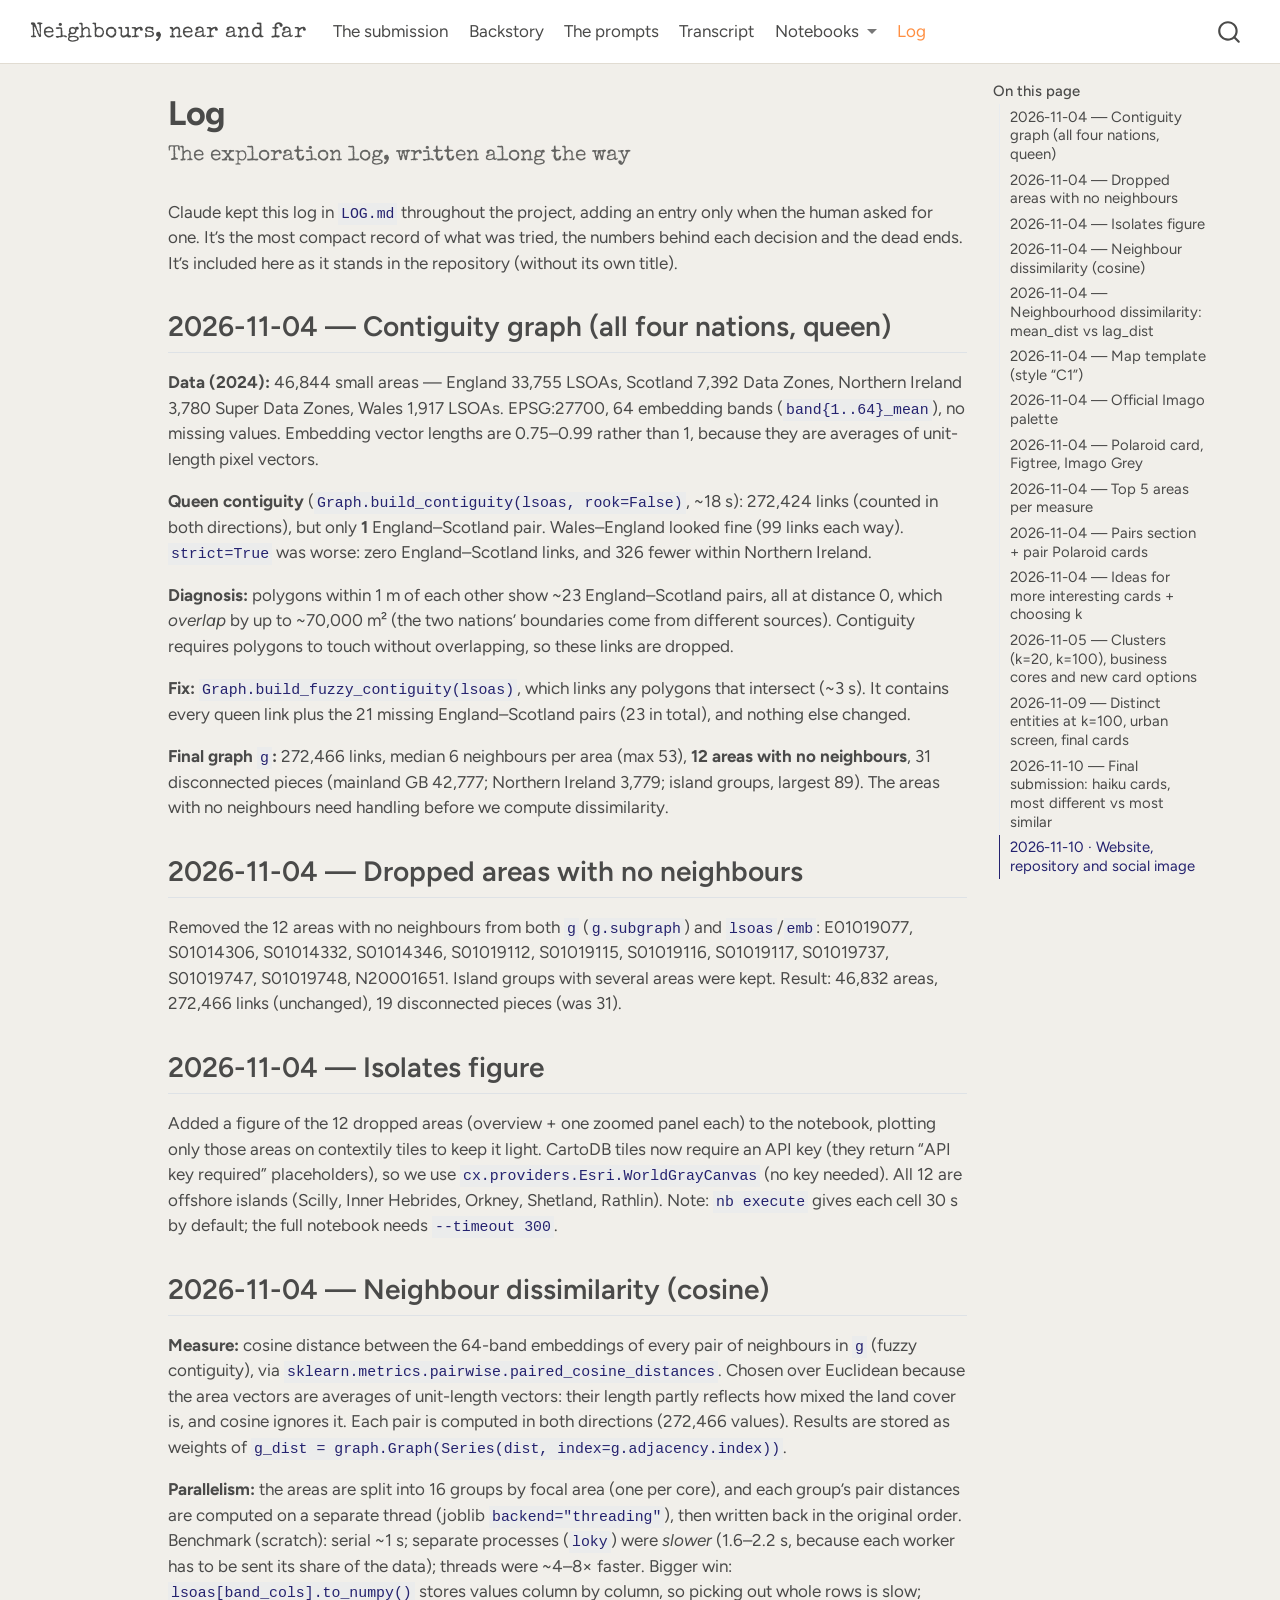
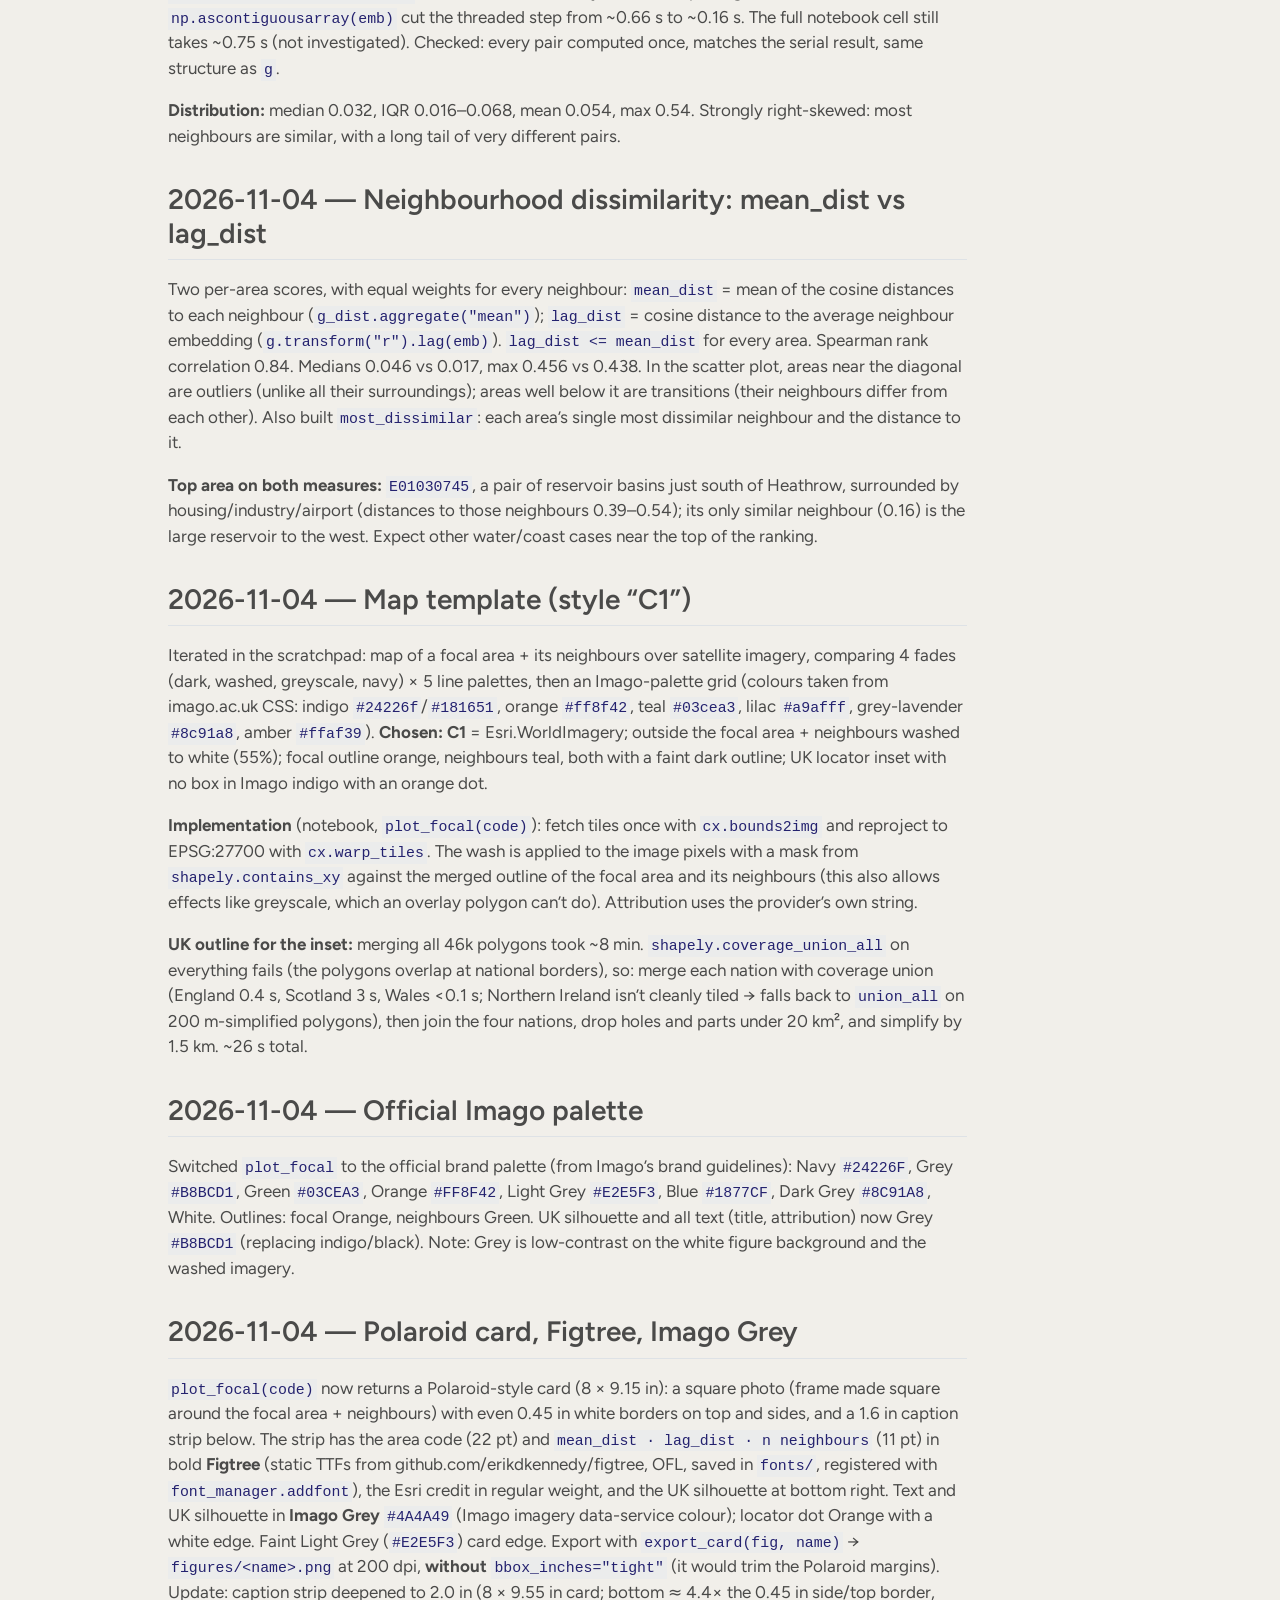
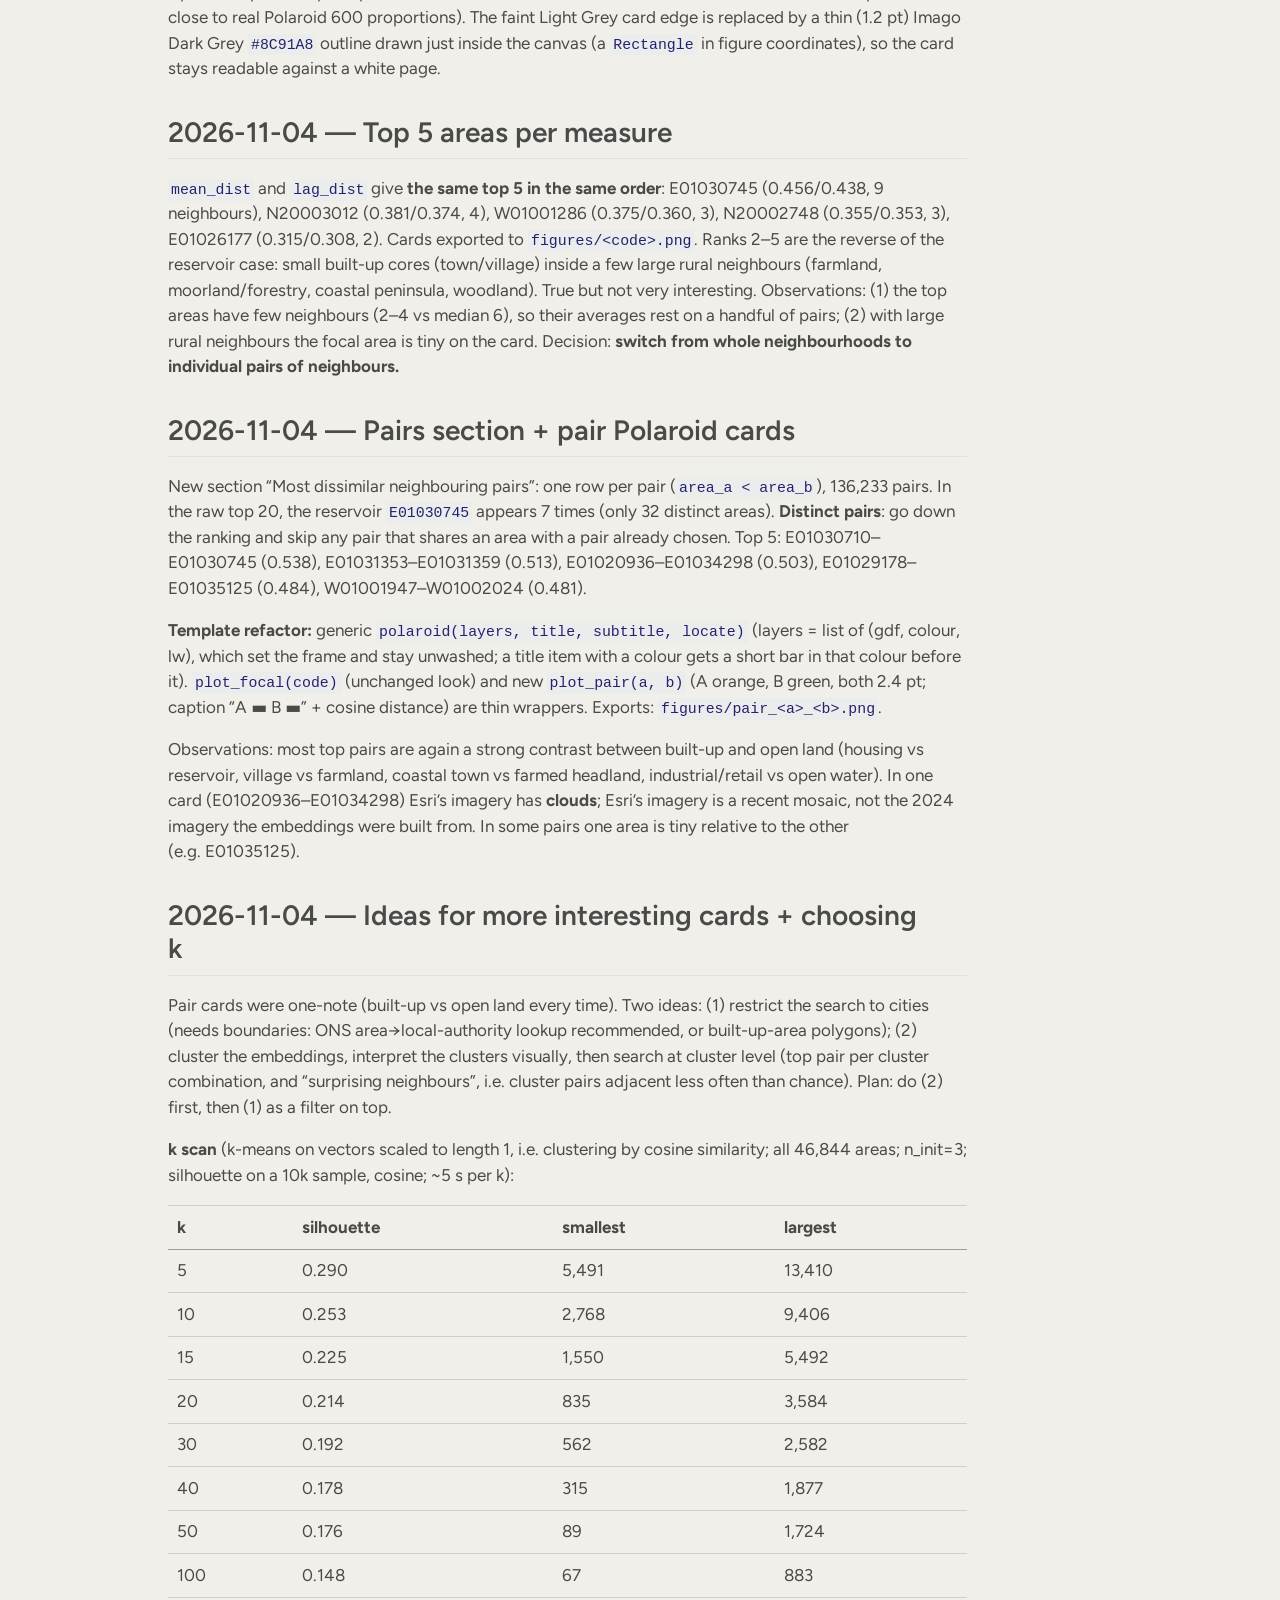
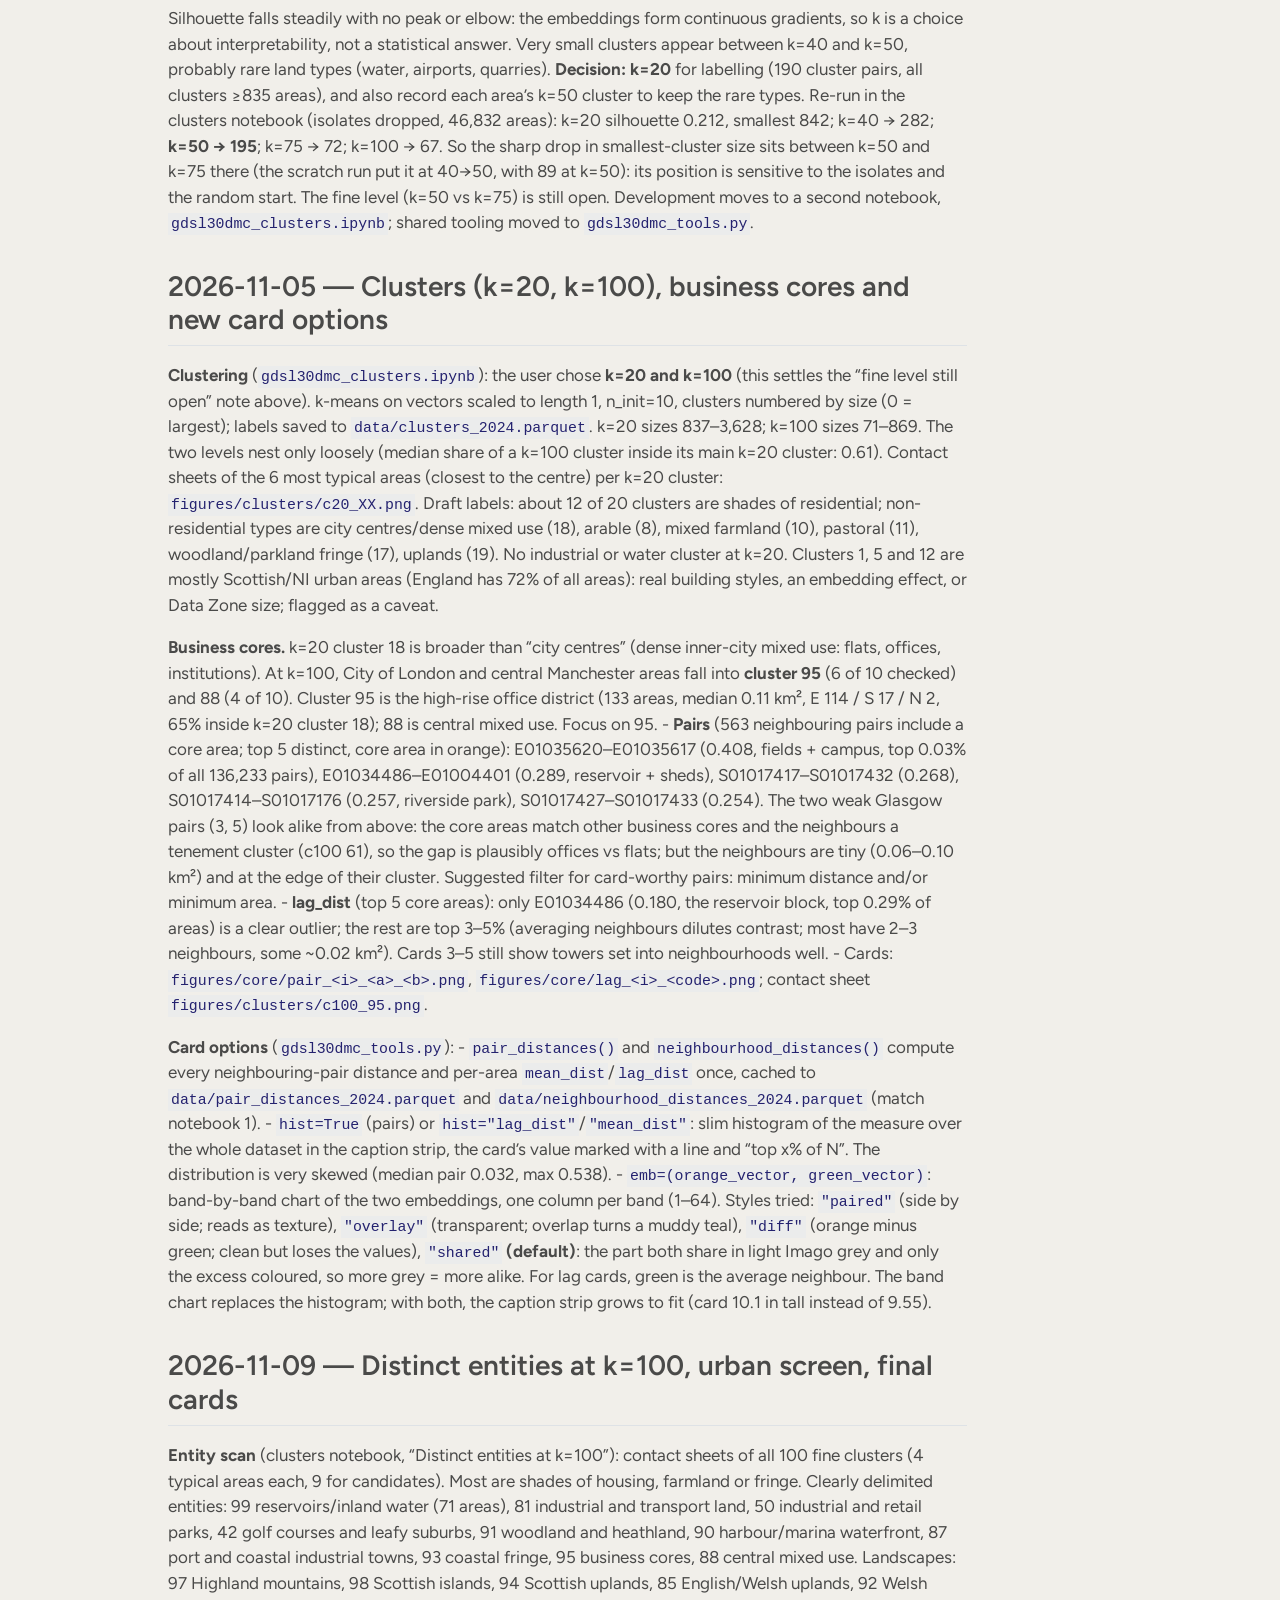
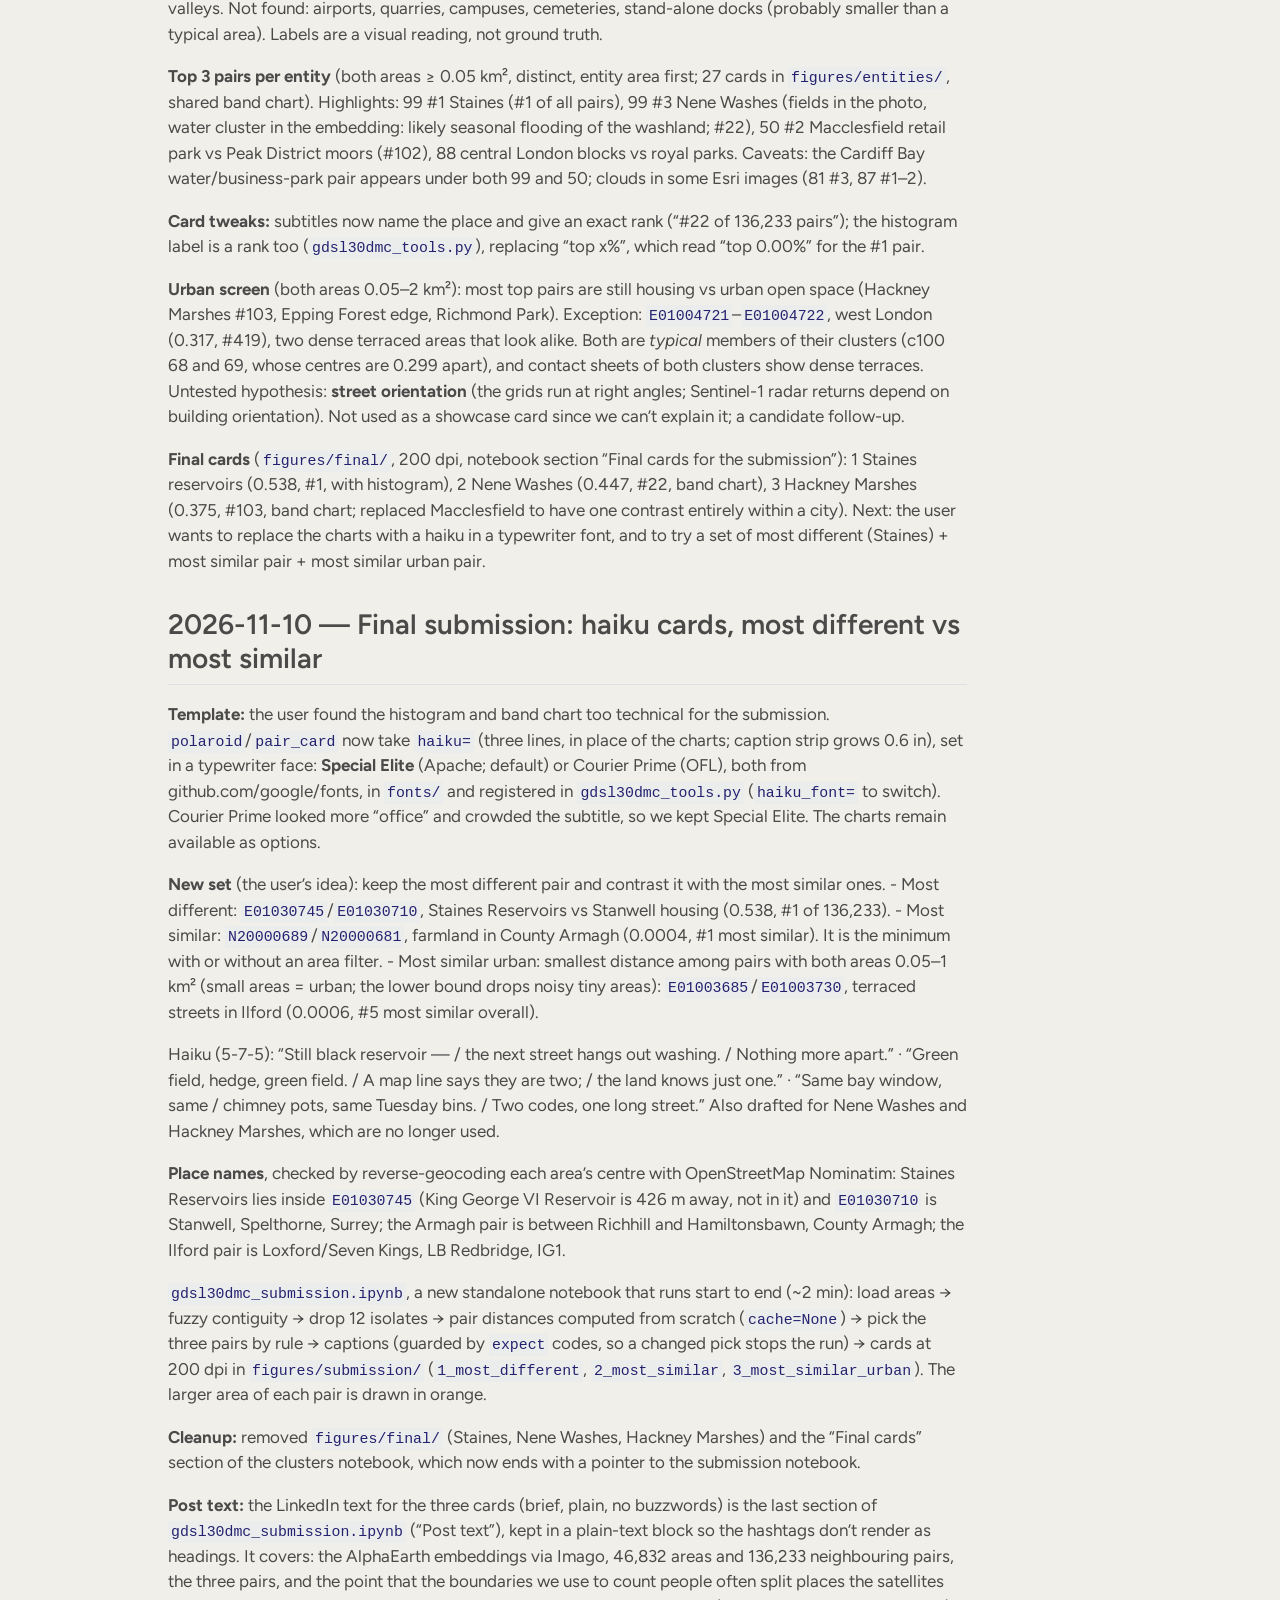
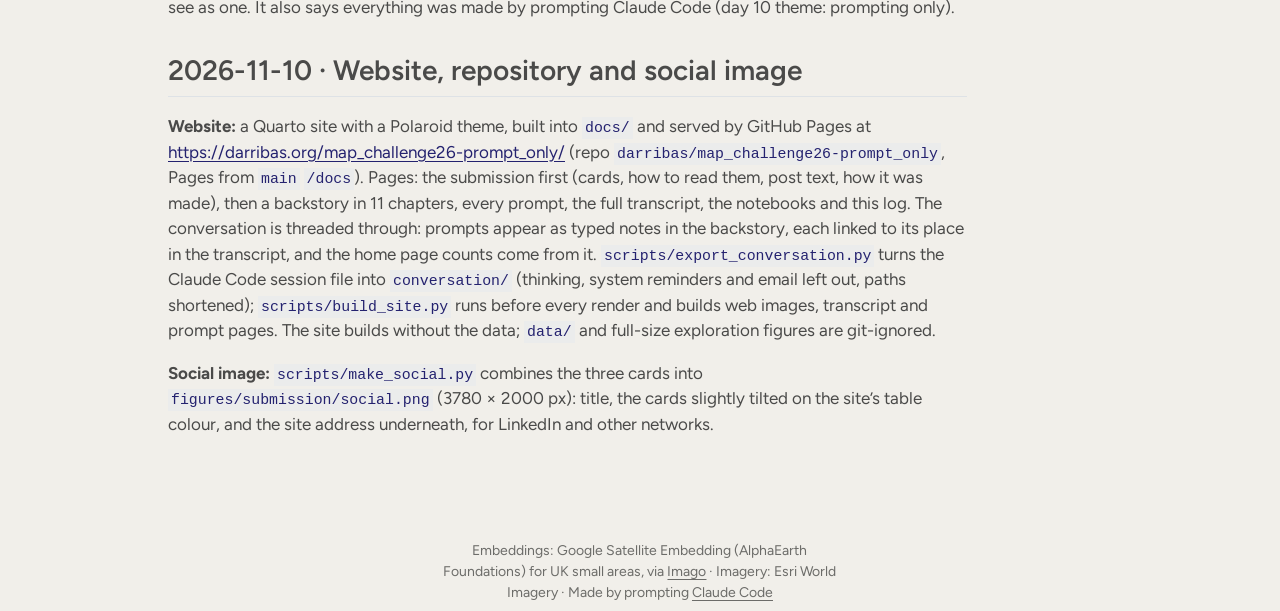
<file: docs/log.html>
<!DOCTYPE html>
<html xmlns="http://www.w3.org/1999/xhtml" lang="en" xml:lang="en"><head>

<meta charset="utf-8">
<meta name="generator" content="quarto-1.10.19">

<meta name="viewport" content="width=device-width, initial-scale=1.0, user-scalable=yes">


<title>Log – Neighbours, near and far</title>
<style>
/* Default styles provided by pandoc.
** See https://pandoc.org/MANUAL.html#variables-for-html for config info.
*/
span.smallcaps{font-variant: small-caps;}
div.columns{display: flex; gap: 1.5em;}
div.column{flex: auto;}
@media screen {
div.columns{gap: min(4vw, 1.5em);}
div.column{overflow-x: auto;}
}
div.hanging-indent{margin-left: 1.5em; text-indent: -1.5em;}
ul.task-list{list-style: none;}
ul.task-list li input[type="checkbox"] {
  width: 0.8em;
  margin: 0 0.8em 0.2em -1em; /* quarto-specific, see https://github.com/quarto-dev/quarto-cli/issues/4556 */ 
  vertical-align: middle;
}
</style>


<script src="site_libs/quarto-nav/quarto-nav.js"></script>
<script src="site_libs/quarto-nav/headroom.min.js"></script>
<script src="site_libs/clipboard/clipboard.min.js"></script>
<script src="site_libs/quarto-search/autocomplete.umd.js"></script>
<script src="site_libs/quarto-search/fuse.min.js"></script>
<script src="site_libs/quarto-search/quarto-search.js"></script>
<meta name="quarto:offset" content="./">
<script src="site_libs/quarto-html/quarto.js" type="module"></script>
<script src="site_libs/quarto-html/tabsets/tabsets.js" type="module"></script>
<script src="site_libs/quarto-html/popper.min.js"></script>
<script src="site_libs/quarto-html/tippy.umd.min.js"></script>
<script src="site_libs/quarto-html/anchor.min.js"></script>
<link href="site_libs/quarto-html/tippy.css" rel="stylesheet">
<link href="site_libs/quarto-html/quarto-syntax-highlighting-bf27225e3a48a9273f3daa8f8e829971.css" rel="stylesheet" id="quarto-text-highlighting-styles">
<script src="site_libs/bootstrap/bootstrap.min.js"></script>
<link href="site_libs/bootstrap/bootstrap-icons.css" rel="stylesheet">
<link href="site_libs/bootstrap/bootstrap-e9eb24fceedb79b45376debb377e4539.min.css" rel="stylesheet" append-hash="true" id="quarto-bootstrap" data-mode="light">
<script id="quarto-search-options" type="application/json">{
  "location": "navbar",
  "copy-button": false,
  "collapse-after": 3,
  "panel-placement": "end",
  "type": "overlay",
  "limit": 50,
  "keyboard-shortcut": [
    "f",
    "/",
    "s"
  ],
  "show-item-context": false,
  "language": {
    "search-no-results-text": "No results",
    "search-matching-documents-text": "matching documents",
    "search-copy-link-title": "Copy link to search",
    "search-hide-matches-text": "Hide additional matches",
    "search-more-match-text": "more match in this document",
    "search-more-matches-text": "more matches in this document",
    "search-clear-button-title": "Clear",
    "search-text-placeholder": "",
    "search-detached-cancel-button-title": "Cancel",
    "search-submit-button-title": "Submit",
    "search-label": "Search"
  }
}</script>
<style>html{ scroll-behavior: smooth; }</style>


</head>

<body class="nav-fixed quarto-light">

<div id="quarto-search-results"></div>
  <header id="quarto-header" class="headroom fixed-top">
    <nav class="navbar navbar-expand-lg " data-bs-theme="dark">
      <div class="navbar-container container-fluid">
      <div class="navbar-brand-container mx-auto">
    <a class="navbar-brand" href="./index.html">
    <span class="navbar-title">Neighbours, near and far</span>
    </a>
  </div>
            <div id="quarto-search" class="" title="Search"></div>
          <button class="navbar-toggler" type="button" data-bs-toggle="collapse" data-bs-target="#navbarCollapse" aria-controls="navbarCollapse" role="menu" aria-expanded="false" aria-label="Toggle navigation" onclick="if (window.quartoToggleHeadroom) { window.quartoToggleHeadroom(); }">
  <span class="navbar-toggler-icon"></span>
</button>
          <div class="collapse navbar-collapse" id="navbarCollapse">
            <ul class="navbar-nav navbar-nav-scroll me-auto">
  <li class="nav-item">
    <a class="nav-link" href="./index.html"> 
<span class="menu-text">The submission</span></a>
  </li>  
  <li class="nav-item">
    <a class="nav-link" href="./backstory.html"> 
<span class="menu-text">Backstory</span></a>
  </li>  
  <li class="nav-item">
    <a class="nav-link" href="./prompts.html"> 
<span class="menu-text">The prompts</span></a>
  </li>  
  <li class="nav-item">
    <a class="nav-link" href="./transcript.html"> 
<span class="menu-text">Transcript</span></a>
  </li>  
  <li class="nav-item dropdown ">
    <a class="nav-link dropdown-toggle" href="#" id="nav-menu-notebooks" role="link" data-bs-toggle="dropdown" aria-expanded="false">
 <span class="menu-text">Notebooks</span>
    </a>
    <ul class="dropdown-menu" aria-labelledby="nav-menu-notebooks">    
        <li>
    <a class="dropdown-item" href="./notebooks.html">
 <span class="dropdown-text">About the notebooks</span></a>
  </li>  
        <li>
    <a class="dropdown-item" href="./gdsl30dmc.html">
 <span class="dropdown-text">1 · Neighbours and distances</span></a>
  </li>  
        <li>
    <a class="dropdown-item" href="./gdsl30dmc_clusters.html">
 <span class="dropdown-text">2 · Clusters and entities</span></a>
  </li>  
        <li>
    <a class="dropdown-item" href="./gdsl30dmc_submission.html">
 <span class="dropdown-text">3 · The submission, end to end</span></a>
  </li>  
    </ul>
  </li>
  <li class="nav-item">
    <a class="nav-link active" href="./log.html" aria-current="page"> 
<span class="menu-text">Log</span></a>
  </li>  
</ul>
          </div> <!-- /navcollapse -->
            <div class="quarto-navbar-tools">
</div>
      </div> <!-- /container-fluid -->
    </nav>
</header>
<!-- content -->
<div id="quarto-content" class="quarto-container page-columns page-rows-contents page-layout-article page-navbar">
<!-- sidebar -->
<!-- margin-sidebar -->
    <div id="quarto-margin-sidebar" class="sidebar margin-sidebar">
        <nav id="TOC" role="doc-toc" class="toc-active">
    <h2 id="toc-title">On this page</h2>
   
  <ul class="collapse">
  <li><a href="#contiguity-graph-all-four-nations-queen" id="toc-contiguity-graph-all-four-nations-queen" class="nav-link active" data-scroll-target="#contiguity-graph-all-four-nations-queen">2026-11-04 — Contiguity graph (all four nations, queen)</a></li>
  <li><a href="#dropped-areas-with-no-neighbours" id="toc-dropped-areas-with-no-neighbours" class="nav-link" data-scroll-target="#dropped-areas-with-no-neighbours">2026-11-04 — Dropped areas with no neighbours</a></li>
  <li><a href="#isolates-figure" id="toc-isolates-figure" class="nav-link" data-scroll-target="#isolates-figure">2026-11-04 — Isolates figure</a></li>
  <li><a href="#neighbour-dissimilarity-cosine" id="toc-neighbour-dissimilarity-cosine" class="nav-link" data-scroll-target="#neighbour-dissimilarity-cosine">2026-11-04 — Neighbour dissimilarity (cosine)</a></li>
  <li><a href="#neighbourhood-dissimilarity-mean_dist-vs-lag_dist" id="toc-neighbourhood-dissimilarity-mean_dist-vs-lag_dist" class="nav-link" data-scroll-target="#neighbourhood-dissimilarity-mean_dist-vs-lag_dist">2026-11-04 — Neighbourhood dissimilarity: mean_dist vs lag_dist</a></li>
  <li><a href="#map-template-style-c1" id="toc-map-template-style-c1" class="nav-link" data-scroll-target="#map-template-style-c1">2026-11-04 — Map template (style “C1”)</a></li>
  <li><a href="#official-imago-palette" id="toc-official-imago-palette" class="nav-link" data-scroll-target="#official-imago-palette">2026-11-04 — Official Imago palette</a></li>
  <li><a href="#polaroid-card-figtree-imago-grey" id="toc-polaroid-card-figtree-imago-grey" class="nav-link" data-scroll-target="#polaroid-card-figtree-imago-grey">2026-11-04 — Polaroid card, Figtree, Imago Grey</a></li>
  <li><a href="#top-5-areas-per-measure" id="toc-top-5-areas-per-measure" class="nav-link" data-scroll-target="#top-5-areas-per-measure">2026-11-04 — Top 5 areas per measure</a></li>
  <li><a href="#pairs-section-pair-polaroid-cards" id="toc-pairs-section-pair-polaroid-cards" class="nav-link" data-scroll-target="#pairs-section-pair-polaroid-cards">2026-11-04 — Pairs section + pair Polaroid cards</a></li>
  <li><a href="#ideas-for-more-interesting-cards-choosing-k" id="toc-ideas-for-more-interesting-cards-choosing-k" class="nav-link" data-scroll-target="#ideas-for-more-interesting-cards-choosing-k">2026-11-04 — Ideas for more interesting cards + choosing k</a></li>
  <li><a href="#clusters-k20-k100-business-cores-and-new-card-options" id="toc-clusters-k20-k100-business-cores-and-new-card-options" class="nav-link" data-scroll-target="#clusters-k20-k100-business-cores-and-new-card-options">2026-11-05 — Clusters (k=20, k=100), business cores and new card options</a></li>
  <li><a href="#distinct-entities-at-k100-urban-screen-final-cards" id="toc-distinct-entities-at-k100-urban-screen-final-cards" class="nav-link" data-scroll-target="#distinct-entities-at-k100-urban-screen-final-cards">2026-11-09 — Distinct entities at k=100, urban screen, final cards</a></li>
  <li><a href="#final-submission-haiku-cards-most-different-vs-most-similar" id="toc-final-submission-haiku-cards-most-different-vs-most-similar" class="nav-link" data-scroll-target="#final-submission-haiku-cards-most-different-vs-most-similar">2026-11-10 — Final submission: haiku cards, most different vs most similar</a></li>
  <li><a href="#website-repository-and-social-image" id="toc-website-repository-and-social-image" class="nav-link" data-scroll-target="#website-repository-and-social-image">2026-11-10 · Website, repository and social image</a></li>
  </ul>
</nav>
    </div>
<!-- main -->
<main class="content" id="quarto-document-content">

<header id="title-block-header" class="quarto-title-block default">
<div class="quarto-title">
<h1 class="title">Log</h1>
<p class="subtitle lead">The exploration log, written along the way</p>
</div>



<div class="quarto-title-meta">

    
  
    
  </div>
  


</header>


<p>Claude kept this log in <code>LOG.md</code> throughout the project, adding an entry only when the human asked for one. It’s the most compact record of what was tried, the numbers behind each decision and the dead ends. It’s included here as it stands in the repository (without its own title).</p>
<section id="contiguity-graph-all-four-nations-queen" class="level2">
<h2 class="anchored" data-anchor-id="contiguity-graph-all-four-nations-queen">2026-11-04 — Contiguity graph (all four nations, queen)</h2>
<p><strong>Data (2024):</strong> 46,844 small areas — England 33,755 LSOAs, Scotland 7,392 Data Zones, Northern Ireland 3,780 Super Data Zones, Wales 1,917 LSOAs. EPSG:27700, 64 embedding bands (<code>band{1..64}_mean</code>), no missing values. Embedding vector lengths are 0.75–0.99 rather than 1, because they are averages of unit-length pixel vectors.</p>
<p><strong>Queen contiguity</strong> (<code>Graph.build_contiguity(lsoas, rook=False)</code>, ~18 s): 272,424 links (counted in both directions), but only <strong>1</strong> England–Scotland pair. Wales–England looked fine (99 links each way). <code>strict=True</code> was worse: zero England–Scotland links, and 326 fewer within Northern Ireland.</p>
<p><strong>Diagnosis:</strong> polygons within 1 m of each other show ~23 England–Scotland pairs, all at distance 0, which <em>overlap</em> by up to ~70,000 m² (the two nations’ boundaries come from different sources). Contiguity requires polygons to touch without overlapping, so these links are dropped.</p>
<p><strong>Fix:</strong> <code>Graph.build_fuzzy_contiguity(lsoas)</code>, which links any polygons that intersect (~3 s). It contains every queen link plus the 21 missing England–Scotland pairs (23 in total), and nothing else changed.</p>
<p><strong>Final graph <code>g</code>:</strong> 272,466 links, median 6 neighbours per area (max 53), <strong>12 areas with no neighbours</strong>, 31 disconnected pieces (mainland GB 42,777; Northern Ireland 3,779; island groups, largest 89). The areas with no neighbours need handling before we compute dissimilarity.</p>
</section>
<section id="dropped-areas-with-no-neighbours" class="level2">
<h2 class="anchored" data-anchor-id="dropped-areas-with-no-neighbours">2026-11-04 — Dropped areas with no neighbours</h2>
<p>Removed the 12 areas with no neighbours from both <code>g</code> (<code>g.subgraph</code>) and <code>lsoas</code>/<code>emb</code>: E01019077, S01014306, S01014332, S01014346, S01019112, S01019115, S01019116, S01019117, S01019737, S01019747, S01019748, N20001651. Island groups with several areas were kept. Result: 46,832 areas, 272,466 links (unchanged), 19 disconnected pieces (was 31).</p>
</section>
<section id="isolates-figure" class="level2">
<h2 class="anchored" data-anchor-id="isolates-figure">2026-11-04 — Isolates figure</h2>
<p>Added a figure of the 12 dropped areas (overview + one zoomed panel each) to the notebook, plotting only those areas on contextily tiles to keep it light. CartoDB tiles now require an API key (they return “API key required” placeholders), so we use <code>cx.providers.Esri.WorldGrayCanvas</code> (no key needed). All 12 are offshore islands (Scilly, Inner Hebrides, Orkney, Shetland, Rathlin). Note: <code>nb execute</code> gives each cell 30 s by default; the full notebook needs <code>--timeout 300</code>.</p>
</section>
<section id="neighbour-dissimilarity-cosine" class="level2">
<h2 class="anchored" data-anchor-id="neighbour-dissimilarity-cosine">2026-11-04 — Neighbour dissimilarity (cosine)</h2>
<p><strong>Measure:</strong> cosine distance between the 64-band embeddings of every pair of neighbours in <code>g</code> (fuzzy contiguity), via <code>sklearn.metrics.pairwise.paired_cosine_distances</code>. Chosen over Euclidean because the area vectors are averages of unit-length vectors: their length partly reflects how mixed the land cover is, and cosine ignores it. Each pair is computed in both directions (272,466 values). Results are stored as weights of <code>g_dist = graph.Graph(Series(dist, index=g.adjacency.index))</code>.</p>
<p><strong>Parallelism:</strong> the areas are split into 16 groups by focal area (one per core), and each group’s pair distances are computed on a separate thread (joblib <code>backend="threading"</code>), then written back in the original order. Benchmark (scratch): serial ~1 s; separate processes (<code>loky</code>) were <em>slower</em> (1.6–2.2 s, because each worker has to be sent its share of the data); threads were ~4–8× faster. Bigger win: <code>lsoas[band_cols].to_numpy()</code> stores values column by column, so picking out whole rows is slow; <code>np.ascontiguousarray(emb)</code> cut the threaded step from ~0.66 s to ~0.16 s. The full notebook cell still takes ~0.75 s (not investigated). Checked: every pair computed once, matches the serial result, same structure as <code>g</code>.</p>
<p><strong>Distribution:</strong> median 0.032, IQR 0.016–0.068, mean 0.054, max 0.54. Strongly right-skewed: most neighbours are similar, with a long tail of very different pairs.</p>
</section>
<section id="neighbourhood-dissimilarity-mean_dist-vs-lag_dist" class="level2">
<h2 class="anchored" data-anchor-id="neighbourhood-dissimilarity-mean_dist-vs-lag_dist">2026-11-04 — Neighbourhood dissimilarity: mean_dist vs lag_dist</h2>
<p>Two per-area scores, with equal weights for every neighbour: <code>mean_dist</code> = mean of the cosine distances to each neighbour (<code>g_dist.aggregate("mean")</code>); <code>lag_dist</code> = cosine distance to the average neighbour embedding (<code>g.transform("r").lag(emb)</code>). <code>lag_dist &lt;= mean_dist</code> for every area. Spearman rank correlation 0.84. Medians 0.046 vs 0.017, max 0.456 vs 0.438. In the scatter plot, areas near the diagonal are outliers (unlike all their surroundings); areas well below it are transitions (their neighbours differ from each other). Also built <code>most_dissimilar</code>: each area’s single most dissimilar neighbour and the distance to it.</p>
<p><strong>Top area on both measures: <code>E01030745</code></strong>, a pair of reservoir basins just south of Heathrow, surrounded by housing/industry/airport (distances to those neighbours 0.39–0.54); its only similar neighbour (0.16) is the large reservoir to the west. Expect other water/coast cases near the top of the ranking.</p>
</section>
<section id="map-template-style-c1" class="level2">
<h2 class="anchored" data-anchor-id="map-template-style-c1">2026-11-04 — Map template (style “C1”)</h2>
<p>Iterated in the scratchpad: map of a focal area + its neighbours over satellite imagery, comparing 4 fades (dark, washed, greyscale, navy) × 5 line palettes, then an Imago-palette grid (colours taken from imago.ac.uk CSS: indigo <code>#24226f</code>/<code>#181651</code>, orange <code>#ff8f42</code>, teal <code>#03cea3</code>, lilac <code>#a9afff</code>, grey-lavender <code>#8c91a8</code>, amber <code>#ffaf39</code>). <strong>Chosen: C1</strong> = Esri.WorldImagery; outside the focal area + neighbours washed to white (55%); focal outline orange, neighbours teal, both with a faint dark outline; UK locator inset with no box in Imago indigo with an orange dot.</p>
<p><strong>Implementation</strong> (notebook, <code>plot_focal(code)</code>): fetch tiles once with <code>cx.bounds2img</code> and reproject to EPSG:27700 with <code>cx.warp_tiles</code>. The wash is applied to the image pixels with a mask from <code>shapely.contains_xy</code> against the merged outline of the focal area and its neighbours (this also allows effects like greyscale, which an overlay polygon can’t do). Attribution uses the provider’s own string.</p>
<p><strong>UK outline for the inset:</strong> merging all 46k polygons took ~8 min. <code>shapely.coverage_union_all</code> on everything fails (the polygons overlap at national borders), so: merge each nation with coverage union (England 0.4 s, Scotland 3 s, Wales &lt;0.1 s; Northern Ireland isn’t cleanly tiled → falls back to <code>union_all</code> on 200 m-simplified polygons), then join the four nations, drop holes and parts under 20 km², and simplify by 1.5 km. ~26 s total.</p>
</section>
<section id="official-imago-palette" class="level2">
<h2 class="anchored" data-anchor-id="official-imago-palette">2026-11-04 — Official Imago palette</h2>
<p>Switched <code>plot_focal</code> to the official brand palette (from Imago’s brand guidelines): Navy <code>#24226F</code>, Grey <code>#B8BCD1</code>, Green <code>#03CEA3</code>, Orange <code>#FF8F42</code>, Light Grey <code>#E2E5F3</code>, Blue <code>#1877CF</code>, Dark Grey <code>#8C91A8</code>, White. Outlines: focal Orange, neighbours Green. UK silhouette and all text (title, attribution) now Grey <code>#B8BCD1</code> (replacing indigo/black). Note: Grey is low-contrast on the white figure background and the washed imagery.</p>
</section>
<section id="polaroid-card-figtree-imago-grey" class="level2">
<h2 class="anchored" data-anchor-id="polaroid-card-figtree-imago-grey">2026-11-04 — Polaroid card, Figtree, Imago Grey</h2>
<p><code>plot_focal(code)</code> now returns a Polaroid-style card (8 × 9.15 in): a square photo (frame made square around the focal area + neighbours) with even 0.45 in white borders on top and sides, and a 1.6 in caption strip below. The strip has the area code (22 pt) and <code>mean_dist · lag_dist · n neighbours</code> (11 pt) in bold <strong>Figtree</strong> (static TTFs from github.com/erikdkennedy/figtree, OFL, saved in <code>fonts/</code>, registered with <code>font_manager.addfont</code>), the Esri credit in regular weight, and the UK silhouette at bottom right. Text and UK silhouette in <strong>Imago Grey <code>#4A4A49</code></strong> (Imago imagery data-service colour); locator dot Orange with a white edge. Faint Light Grey (<code>#E2E5F3</code>) card edge. Export with <code>export_card(fig, name)</code> → <code>figures/&lt;name&gt;.png</code> at 200 dpi, <strong>without</strong> <code>bbox_inches="tight"</code> (it would trim the Polaroid margins). Update: caption strip deepened to 2.0 in (8 × 9.55 in card; bottom ≈ 4.4× the 0.45 in side/top border, close to real Polaroid 600 proportions). The faint Light Grey card edge is replaced by a thin (1.2 pt) Imago Dark Grey <code>#8C91A8</code> outline drawn just inside the canvas (a <code>Rectangle</code> in figure coordinates), so the card stays readable against a white page.</p>
</section>
<section id="top-5-areas-per-measure" class="level2">
<h2 class="anchored" data-anchor-id="top-5-areas-per-measure">2026-11-04 — Top 5 areas per measure</h2>
<p><code>mean_dist</code> and <code>lag_dist</code> give <strong>the same top 5 in the same order</strong>: E01030745 (0.456/0.438, 9 neighbours), N20003012 (0.381/0.374, 4), W01001286 (0.375/0.360, 3), N20002748 (0.355/0.353, 3), E01026177 (0.315/0.308, 2). Cards exported to <code>figures/&lt;code&gt;.png</code>. Ranks 2–5 are the reverse of the reservoir case: small built-up cores (town/village) inside a few large rural neighbours (farmland, moorland/forestry, coastal peninsula, woodland). True but not very interesting. Observations: (1) the top areas have few neighbours (2–4 vs median 6), so their averages rest on a handful of pairs; (2) with large rural neighbours the focal area is tiny on the card. Decision: <strong>switch from whole neighbourhoods to individual pairs of neighbours.</strong></p>
</section>
<section id="pairs-section-pair-polaroid-cards" class="level2">
<h2 class="anchored" data-anchor-id="pairs-section-pair-polaroid-cards">2026-11-04 — Pairs section + pair Polaroid cards</h2>
<p>New section “Most dissimilar neighbouring pairs”: one row per pair (<code>area_a &lt; area_b</code>), 136,233 pairs. In the raw top 20, the reservoir <code>E01030745</code> appears 7 times (only 32 distinct areas). <strong>Distinct pairs</strong>: go down the ranking and skip any pair that shares an area with a pair already chosen. Top 5: E01030710–E01030745 (0.538), E01031353–E01031359 (0.513), E01020936–E01034298 (0.503), E01029178–E01035125 (0.484), W01001947–W01002024 (0.481).</p>
<p><strong>Template refactor:</strong> generic <code>polaroid(layers, title, subtitle, locate)</code> (layers = list of (gdf, colour, lw), which set the frame and stay unwashed; a title item with a colour gets a short bar in that colour before it). <code>plot_focal(code)</code> (unchanged look) and new <code>plot_pair(a, b)</code> (A orange, B green, both 2.4 pt; caption “A ▬ B ▬” + cosine distance) are thin wrappers. Exports: <code>figures/pair_&lt;a&gt;_&lt;b&gt;.png</code>.</p>
<p>Observations: most top pairs are again a strong contrast between built-up and open land (housing vs reservoir, village vs farmland, coastal town vs farmed headland, industrial/retail vs open water). In one card (E01020936–E01034298) Esri’s imagery has <strong>clouds</strong>; Esri’s imagery is a recent mosaic, not the 2024 imagery the embeddings were built from. In some pairs one area is tiny relative to the other (e.g.&nbsp;E01035125).</p>
</section>
<section id="ideas-for-more-interesting-cards-choosing-k" class="level2">
<h2 class="anchored" data-anchor-id="ideas-for-more-interesting-cards-choosing-k">2026-11-04 — Ideas for more interesting cards + choosing k</h2>
<p>Pair cards were one-note (built-up vs open land every time). Two ideas: (1) restrict the search to cities (needs boundaries: ONS area→local-authority lookup recommended, or built-up-area polygons); (2) cluster the embeddings, interpret the clusters visually, then search at cluster level (top pair per cluster combination, and “surprising neighbours”, i.e.&nbsp;cluster pairs adjacent less often than chance). Plan: do (2) first, then (1) as a filter on top.</p>
<p><strong>k scan</strong> (k-means on vectors scaled to length 1, i.e.&nbsp;clustering by cosine similarity; all 46,844 areas; n_init=3; silhouette on a 10k sample, cosine; ~5 s per k):</p>
<table class="caption-top table">
<thead>
<tr class="header">
<th>k</th>
<th>silhouette</th>
<th>smallest</th>
<th>largest</th>
</tr>
</thead>
<tbody>
<tr class="odd">
<td>5</td>
<td>0.290</td>
<td>5,491</td>
<td>13,410</td>
</tr>
<tr class="even">
<td>10</td>
<td>0.253</td>
<td>2,768</td>
<td>9,406</td>
</tr>
<tr class="odd">
<td>15</td>
<td>0.225</td>
<td>1,550</td>
<td>5,492</td>
</tr>
<tr class="even">
<td>20</td>
<td>0.214</td>
<td>835</td>
<td>3,584</td>
</tr>
<tr class="odd">
<td>30</td>
<td>0.192</td>
<td>562</td>
<td>2,582</td>
</tr>
<tr class="even">
<td>40</td>
<td>0.178</td>
<td>315</td>
<td>1,877</td>
</tr>
<tr class="odd">
<td>50</td>
<td>0.176</td>
<td>89</td>
<td>1,724</td>
</tr>
<tr class="even">
<td>100</td>
<td>0.148</td>
<td>67</td>
<td>883</td>
</tr>
</tbody>
</table>
<p>Silhouette falls steadily with no peak or elbow: the embeddings form continuous gradients, so k is a choice about interpretability, not a statistical answer. Very small clusters appear between k=40 and k=50, probably rare land types (water, airports, quarries). <strong>Decision: k=20</strong> for labelling (190 cluster pairs, all clusters ≥835 areas), and also record each area’s k=50 cluster to keep the rare types. Re-run in the clusters notebook (isolates dropped, 46,832 areas): k=20 silhouette 0.212, smallest 842; k=40 → 282; <strong>k=50 → 195</strong>; k=75 → 72; k=100 → 67. So the sharp drop in smallest-cluster size sits between k=50 and k=75 there (the scratch run put it at 40→50, with 89 at k=50): its position is sensitive to the isolates and the random start. The fine level (k=50 vs k=75) is still open. Development moves to a second notebook, <code>gdsl30dmc_clusters.ipynb</code>; shared tooling moved to <code>gdsl30dmc_tools.py</code>.</p>
</section>
<section id="clusters-k20-k100-business-cores-and-new-card-options" class="level2">
<h2 class="anchored" data-anchor-id="clusters-k20-k100-business-cores-and-new-card-options">2026-11-05 — Clusters (k=20, k=100), business cores and new card options</h2>
<p><strong>Clustering</strong> (<code>gdsl30dmc_clusters.ipynb</code>): the user chose <strong>k=20 and k=100</strong> (this settles the “fine level still open” note above). k-means on vectors scaled to length 1, n_init=10, clusters numbered by size (0 = largest); labels saved to <code>data/clusters_2024.parquet</code>. k=20 sizes 837–3,628; k=100 sizes 71–869. The two levels nest only loosely (median share of a k=100 cluster inside its main k=20 cluster: 0.61). Contact sheets of the 6 most typical areas (closest to the centre) per k=20 cluster: <code>figures/clusters/c20_XX.png</code>. Draft labels: about 12 of 20 clusters are shades of residential; non-residential types are city centres/dense mixed use (18), arable (8), mixed farmland (10), pastoral (11), woodland/parkland fringe (17), uplands (19). No industrial or water cluster at k=20. Clusters 1, 5 and 12 are mostly Scottish/NI urban areas (England has 72% of all areas): real building styles, an embedding effect, or Data Zone size; flagged as a caveat.</p>
<p><strong>Business cores.</strong> k=20 cluster 18 is broader than “city centres” (dense inner-city mixed use: flats, offices, institutions). At k=100, City of London and central Manchester areas fall into <strong>cluster 95</strong> (6 of 10 checked) and 88 (4 of 10). Cluster 95 is the high-rise office district (133 areas, median 0.11 km², E 114 / S 17 / N 2, 65% inside k=20 cluster 18); 88 is central mixed use. Focus on 95. - <strong>Pairs</strong> (563 neighbouring pairs include a core area; top 5 distinct, core area in orange): E01035620–E01035617 (0.408, fields + campus, top 0.03% of all 136,233 pairs), E01034486–E01004401 (0.289, reservoir + sheds), S01017417–S01017432 (0.268), S01017414–S01017176 (0.257, riverside park), S01017427–S01017433 (0.254). The two weak Glasgow pairs (3, 5) look alike from above: the core areas match other business cores and the neighbours a tenement cluster (c100 61), so the gap is plausibly offices vs flats; but the neighbours are tiny (0.06–0.10 km²) and at the edge of their cluster. Suggested filter for card-worthy pairs: minimum distance and/or minimum area. - <strong>lag_dist</strong> (top 5 core areas): only E01034486 (0.180, the reservoir block, top 0.29% of areas) is a clear outlier; the rest are top 3–5% (averaging neighbours dilutes contrast; most have 2–3 neighbours, some ~0.02 km²). Cards 3–5 still show towers set into neighbourhoods well. - Cards: <code>figures/core/pair_&lt;i&gt;_&lt;a&gt;_&lt;b&gt;.png</code>, <code>figures/core/lag_&lt;i&gt;_&lt;code&gt;.png</code>; contact sheet <code>figures/clusters/c100_95.png</code>.</p>
<p><strong>Card options</strong> (<code>gdsl30dmc_tools.py</code>): - <code>pair_distances()</code> and <code>neighbourhood_distances()</code> compute every neighbouring-pair distance and per-area <code>mean_dist</code>/<code>lag_dist</code> once, cached to <code>data/pair_distances_2024.parquet</code> and <code>data/neighbourhood_distances_2024.parquet</code> (match notebook 1). - <code>hist=True</code> (pairs) or <code>hist="lag_dist"</code>/<code>"mean_dist"</code>: slim histogram of the measure over the whole dataset in the caption strip, the card’s value marked with a line and “top x% of N”. The distribution is very skewed (median pair 0.032, max 0.538). - <code>emb=(orange_vector, green_vector)</code>: band-by-band chart of the two embeddings, one column per band (1–64). Styles tried: <code>"paired"</code> (side by side; reads as texture), <code>"overlay"</code> (transparent; overlap turns a muddy teal), <code>"diff"</code> (orange minus green; clean but loses the values), <strong><code>"shared"</code> (default)</strong>: the part both share in light Imago grey and only the excess coloured, so more grey = more alike. For lag cards, green is the average neighbour. The band chart replaces the histogram; with both, the caption strip grows to fit (card 10.1 in tall instead of 9.55).</p>
</section>
<section id="distinct-entities-at-k100-urban-screen-final-cards" class="level2">
<h2 class="anchored" data-anchor-id="distinct-entities-at-k100-urban-screen-final-cards">2026-11-09 — Distinct entities at k=100, urban screen, final cards</h2>
<p><strong>Entity scan</strong> (clusters notebook, “Distinct entities at k=100”): contact sheets of all 100 fine clusters (4 typical areas each, 9 for candidates). Most are shades of housing, farmland or fringe. Clearly delimited entities: 99 reservoirs/inland water (71 areas), 81 industrial and transport land, 50 industrial and retail parks, 42 golf courses and leafy suburbs, 91 woodland and heathland, 90 harbour/marina waterfront, 87 port and coastal industrial towns, 93 coastal fringe, 95 business cores, 88 central mixed use. Landscapes: 97 Highland mountains, 98 Scottish islands, 94 Scottish uplands, 85 English/Welsh uplands, 92 Welsh valleys. Not found: airports, quarries, campuses, cemeteries, stand-alone docks (probably smaller than a typical area). Labels are a visual reading, not ground truth.</p>
<p><strong>Top 3 pairs per entity</strong> (both areas ≥ 0.05 km², distinct, entity area first; 27 cards in <code>figures/entities/</code>, shared band chart). Highlights: 99 #1 Staines (#1 of all pairs), 99 #3 Nene Washes (fields in the photo, water cluster in the embedding: likely seasonal flooding of the washland; #22), 50 #2 Macclesfield retail park vs Peak District moors (#102), 88 central London blocks vs royal parks. Caveats: the Cardiff Bay water/business-park pair appears under both 99 and 50; clouds in some Esri images (81 #3, 87 #1–2).</p>
<p><strong>Card tweaks:</strong> subtitles now name the place and give an exact rank (“#22 of 136,233 pairs”); the histogram label is a rank too (<code>gdsl30dmc_tools.py</code>), replacing “top x%”, which read “top 0.00%” for the #1 pair.</p>
<p><strong>Urban screen</strong> (both areas 0.05–2 km²): most top pairs are still housing vs urban open space (Hackney Marshes #103, Epping Forest edge, Richmond Park). Exception: <code>E01004721</code>–<code>E01004722</code>, west London (0.317, #419), two dense terraced areas that look alike. Both are <em>typical</em> members of their clusters (c100 68 and 69, whose centres are 0.299 apart), and contact sheets of both clusters show dense terraces. Untested hypothesis: <strong>street orientation</strong> (the grids run at right angles; Sentinel-1 radar returns depend on building orientation). Not used as a showcase card since we can’t explain it; a candidate follow-up.</p>
<p><strong>Final cards</strong> (<code>figures/final/</code>, 200 dpi, notebook section “Final cards for the submission”): 1 Staines reservoirs (0.538, #1, with histogram), 2 Nene Washes (0.447, #22, band chart), 3 Hackney Marshes (0.375, #103, band chart; replaced Macclesfield to have one contrast entirely within a city). Next: the user wants to replace the charts with a haiku in a typewriter font, and to try a set of most different (Staines) + most similar pair + most similar urban pair.</p>
</section>
<section id="final-submission-haiku-cards-most-different-vs-most-similar" class="level2">
<h2 class="anchored" data-anchor-id="final-submission-haiku-cards-most-different-vs-most-similar">2026-11-10 — Final submission: haiku cards, most different vs most similar</h2>
<p><strong>Template:</strong> the user found the histogram and band chart too technical for the submission. <code>polaroid</code>/<code>pair_card</code> now take <code>haiku=</code> (three lines, in place of the charts; caption strip grows 0.6 in), set in a typewriter face: <strong>Special Elite</strong> (Apache; default) or Courier Prime (OFL), both from github.com/google/fonts, in <code>fonts/</code> and registered in <code>gdsl30dmc_tools.py</code> (<code>haiku_font=</code> to switch). Courier Prime looked more “office” and crowded the subtitle, so we kept Special Elite. The charts remain available as options.</p>
<p><strong>New set</strong> (the user’s idea): keep the most different pair and contrast it with the most similar ones. - Most different: <code>E01030745</code>/<code>E01030710</code>, Staines Reservoirs vs Stanwell housing (0.538, #1 of 136,233). - Most similar: <code>N20000689</code>/<code>N20000681</code>, farmland in County Armagh (0.0004, #1 most similar). It is the minimum with or without an area filter. - Most similar urban: smallest distance among pairs with both areas 0.05–1 km² (small areas = urban; the lower bound drops noisy tiny areas): <code>E01003685</code>/<code>E01003730</code>, terraced streets in Ilford (0.0006, #5 most similar overall).</p>
<p>Haiku (5-7-5): “Still black reservoir — / the next street hangs out washing. / Nothing more apart.” · “Green field, hedge, green field. / A map line says they are two; / the land knows just one.” · “Same bay window, same / chimney pots, same Tuesday bins. / Two codes, one long street.” Also drafted for Nene Washes and Hackney Marshes, which are no longer used.</p>
<p><strong>Place names</strong>, checked by reverse-geocoding each area’s centre with OpenStreetMap Nominatim: Staines Reservoirs lies inside <code>E01030745</code> (King George VI Reservoir is 426 m away, not in it) and <code>E01030710</code> is Stanwell, Spelthorne, Surrey; the Armagh pair is between Richhill and Hamiltonsbawn, County Armagh; the Ilford pair is Loxford/Seven Kings, LB Redbridge, IG1.</p>
<p><strong><code>gdsl30dmc_submission.ipynb</code></strong>, a new standalone notebook that runs start to end (~2 min): load areas → fuzzy contiguity → drop 12 isolates → pair distances computed from scratch (<code>cache=None</code>) → pick the three pairs by rule → captions (guarded by <code>expect</code> codes, so a changed pick stops the run) → cards at 200 dpi in <code>figures/submission/</code> (<code>1_most_different</code>, <code>2_most_similar</code>, <code>3_most_similar_urban</code>). The larger area of each pair is drawn in orange.</p>
<p><strong>Cleanup:</strong> removed <code>figures/final/</code> (Staines, Nene Washes, Hackney Marshes) and the “Final cards” section of the clusters notebook, which now ends with a pointer to the submission notebook.</p>
<p><strong>Post text:</strong> the LinkedIn text for the three cards (brief, plain, no buzzwords) is the last section of <code>gdsl30dmc_submission.ipynb</code> (“Post text”), kept in a plain-text block so the hashtags don’t render as headings. It covers: the AlphaEarth embeddings via Imago, 46,832 areas and 136,233 neighbouring pairs, the three pairs, and the point that the boundaries we use to count people often split places the satellites see as one. It also says everything was made by prompting Claude Code (day 10 theme: prompting only).</p>
</section>
<section id="website-repository-and-social-image" class="level2">
<h2 class="anchored" data-anchor-id="website-repository-and-social-image">2026-11-10 · Website, repository and social image</h2>
<p><strong>Website:</strong> a Quarto site with a Polaroid theme, built into <code>docs/</code> and served by GitHub Pages at <a href="https://darribas.org/map_challenge26-prompt_only/" class="uri">https://darribas.org/map_challenge26-prompt_only/</a> (repo <code>darribas/map_challenge26-prompt_only</code>, Pages from <code>main</code> <code>/docs</code>). Pages: the submission first (cards, how to read them, post text, how it was made), then a backstory in 11 chapters, every prompt, the full transcript, the notebooks and this log. The conversation is threaded through: prompts appear as typed notes in the backstory, each linked to its place in the transcript, and the home page counts come from it. <code>scripts/export_conversation.py</code> turns the Claude Code session file into <code>conversation/</code> (thinking, system reminders and email left out, paths shortened); <code>scripts/build_site.py</code> runs before every render and builds web images, transcript and prompt pages. The site builds without the data; <code>data/</code> and full-size exploration figures are git-ignored.</p>
<p><strong>Social image:</strong> <code>scripts/make_social.py</code> combines the three cards into <code>figures/submission/social.png</code> (3780 × 2000 px): title, the cards slightly tilted on the site’s table colour, and the site address underneath, for LinkedIn and other networks.</p>


</section>

</main> <!-- /main -->
<script id="quarto-html-after-body" type="application/javascript">
  window.document.addEventListener("DOMContentLoaded", function (event) {
    const icon = "";
    const anchorJS = new window.AnchorJS();
    anchorJS.options = {
      placement: 'right',
      icon: icon
    };
    anchorJS.add('.anchored');
    const isCodeAnnotation = (el) => {
      for (const clz of el.classList) {
        if (clz.startsWith('code-annotation-')) {                     
          return true;
        }
      }
      return false;
    }
    const onCopySuccess = function(e) {
      // button target
      const button = e.trigger;
      // don't keep focus
      button.blur();
      // flash "checked"
      button.classList.add('code-copy-button-checked');
      var currentTitle = button.getAttribute("title");
      button.setAttribute("title", "Copied!");
      let tooltip;
      if (window.bootstrap) {
        button.setAttribute("data-bs-toggle", "tooltip");
        button.setAttribute("data-bs-placement", "left");
        button.setAttribute("data-bs-title", "Copied!");
        tooltip = new bootstrap.Tooltip(button, 
          { trigger: "manual", 
            customClass: "code-copy-button-tooltip",
            offset: [0, -8]});
        tooltip.show();    
      }
      setTimeout(function() {
        if (tooltip) {
          tooltip.hide();
          button.removeAttribute("data-bs-title");
          button.removeAttribute("data-bs-toggle");
          button.removeAttribute("data-bs-placement");
        }
        button.setAttribute("title", currentTitle);
        button.classList.remove('code-copy-button-checked');
      }, 1000);
      // clear code selection
      e.clearSelection();
    }
    const getTextToCopy = function(trigger) {
      const outerScaffold = trigger.parentElement.cloneNode(true);
      const codeEl = outerScaffold.querySelector('code');
      for (const childEl of codeEl.children) {
        if (isCodeAnnotation(childEl)) {
          childEl.remove();
        }
      }
      return codeEl.innerText;
    }
    const clipboard = new window.ClipboardJS('.code-copy-button:not([data-in-quarto-modal])', {
      text: getTextToCopy
    });
    clipboard.on('success', onCopySuccess);
    if (window.document.getElementById('quarto-embedded-source-code-modal')) {
      const clipboardModal = new window.ClipboardJS('.code-copy-button[data-in-quarto-modal]', {
        text: getTextToCopy,
        container: window.document.getElementById('quarto-embedded-source-code-modal')
      });
      clipboardModal.on('success', onCopySuccess);
    }
      var localhostRegex = new RegExp(/^(?:http|https):\/\/localhost\:?[0-9]*\//);
      var mailtoRegex = new RegExp(/^mailto:/);
        var filterRegex = new RegExp("https:\/\/darribas\.org\/map_challenge26-prompt_only\/");
      var isInternal = (href) => {
          return filterRegex.test(href) || localhostRegex.test(href) || mailtoRegex.test(href);
      }
      // Inspect non-navigation links and adorn them if external
     var links = window.document.querySelectorAll('a[href]:not(.nav-link):not(.navbar-brand):not(.toc-action):not(.sidebar-link):not(.sidebar-item-toggle):not(.pagination-link):not(.no-external):not([aria-hidden]):not(.dropdown-item):not(.quarto-navigation-tool):not(.about-link)');
      for (var i=0; i<links.length; i++) {
        const link = links[i];
        if (!isInternal(link.href)) {
          // undo the damage that might have been done by quarto-nav.js in the case of
          // links that we want to consider external
          if (link.dataset.originalHref !== undefined) {
            link.href = link.dataset.originalHref;
          }
            // target, if specified
            link.setAttribute("target", "_blank");
            if (link.getAttribute("rel") === null) {
              link.setAttribute("rel", "noopener");
            }
        }
      }
    function tippyHover(el, contentFn, onTriggerFn, onUntriggerFn) {
      const config = {
        allowHTML: true,
        maxWidth: 500,
        delay: 100,
        arrow: false,
        appendTo: function(el) {
            return el.parentElement;
        },
        interactive: true,
        interactiveBorder: 10,
        theme: 'quarto',
        placement: 'bottom-start',
      };
      if (contentFn) {
        config.content = contentFn;
      }
      if (onTriggerFn) {
        config.onTrigger = onTriggerFn;
      }
      if (onUntriggerFn) {
        config.onUntrigger = onUntriggerFn;
      }
      window.tippy(el, config); 
    }
    const noterefs = window.document.querySelectorAll('a[role="doc-noteref"]');
    for (var i=0; i<noterefs.length; i++) {
      const ref = noterefs[i];
      tippyHover(ref, function() {
        // use id or data attribute instead here
        let href = ref.getAttribute('data-footnote-href') || ref.getAttribute('href');
        try { href = new URL(href).hash; } catch {}
        const id = href.replace(/^#\/?/, "");
        const note = window.document.getElementById(id);
        if (note) {
          return note.innerHTML;
        } else {
          return "";
        }
      });
    }
    const xrefs = window.document.querySelectorAll('a.quarto-xref');
    const processXRef = (id, note) => {
      // Strip column container classes
      const stripColumnClz = (el) => {
        el.classList.remove("page-full", "page-columns");
        if (el.children) {
          for (const child of el.children) {
            stripColumnClz(child);
          }
        }
      }
      stripColumnClz(note)
      if (id === null || id.startsWith('sec-')) {
        // Special case sections, only their first couple elements
        const container = document.createElement("div");
        if (note.children && note.children.length > 2) {
          container.appendChild(note.children[0].cloneNode(true));
          for (let i = 1; i < note.children.length; i++) {
            const child = note.children[i];
            if (child.tagName === "P" && child.innerText === "") {
              continue;
            } else {
              container.appendChild(child.cloneNode(true));
              break;
            }
          }
          if (window.Quarto?.typesetMath) {
            window.Quarto.typesetMath(container);
          }
          return container.innerHTML
        } else {
          if (window.Quarto?.typesetMath) {
            window.Quarto.typesetMath(note);
          }
          return note.innerHTML;
        }
      } else {
        // Remove any anchor links if they are present
        const anchorLink = note.querySelector('a.anchorjs-link');
        if (anchorLink) {
          anchorLink.remove();
        }
        if (window.Quarto?.typesetMath) {
          window.Quarto.typesetMath(note);
        }
        if (note.classList.contains("callout")) {
          return note.outerHTML;
        } else {
          return note.innerHTML;
        }
      }
    }
    for (var i=0; i<xrefs.length; i++) {
      const xref = xrefs[i];
      tippyHover(xref, undefined, function(instance) {
        instance.disable();
        let url = xref.getAttribute('href');
        let hash = undefined; 
        if (url.startsWith('#')) {
          hash = url;
        } else {
          try { hash = new URL(url).hash; } catch {}
        }
        if (hash) {
          const id = hash.replace(/^#\/?/, "");
          const note = window.document.getElementById(id);
          if (note !== null) {
            try {
              const html = processXRef(id, note.cloneNode(true));
              instance.setContent(html);
            } finally {
              instance.enable();
              instance.show();
            }
          } else {
            // See if we can fetch this
            fetch(url.split('#')[0])
            .then(res => res.text())
            .then(html => {
              const parser = new DOMParser();
              const htmlDoc = parser.parseFromString(html, "text/html");
              const note = htmlDoc.getElementById(id);
              if (note !== null) {
                const html = processXRef(id, note);
                instance.setContent(html);
              } 
            }).finally(() => {
              instance.enable();
              instance.show();
            });
          }
        } else {
          // See if we can fetch a full url (with no hash to target)
          // This is a special case and we should probably do some content thinning / targeting
          fetch(url)
          .then(res => res.text())
          .then(html => {
            const parser = new DOMParser();
            const htmlDoc = parser.parseFromString(html, "text/html");
            const note = htmlDoc.querySelector('main.content');
            if (note !== null) {
              // This should only happen for chapter cross references
              // (since there is no id in the URL)
              // remove the first header
              if (note.children.length > 0 && note.children[0].tagName === "HEADER") {
                note.children[0].remove();
              }
              const html = processXRef(null, note);
              instance.setContent(html);
            } 
          }).finally(() => {
            instance.enable();
            instance.show();
          });
        }
      }, function(instance) {
      });
    }
        let selectedAnnoteEl;
        const selectorForAnnotation = ( cell, annotation) => {
          let cellAttr = 'data-code-cell="' + cell + '"';
          let lineAttr = 'data-code-annotation="' +  annotation + '"';
          const selector = 'span[' + cellAttr + '][' + lineAttr + ']';
          return selector;
        }
        const selectCodeLines = (annoteEl) => {
          const doc = window.document;
          const targetCell = annoteEl.getAttribute("data-target-cell");
          const targetAnnotation = annoteEl.getAttribute("data-target-annotation");
          const annoteSpan = window.document.querySelector(selectorForAnnotation(targetCell, targetAnnotation));
          const lines = annoteSpan.getAttribute("data-code-lines").split(",");
          const lineIds = lines.map((line) => {
            return targetCell + "-" + line;
          })
          let top = null;
          let height = null;
          let parent = null;
          if (lineIds.length > 0) {
              //compute the position of the single el (top and bottom and make a div)
              const el = window.document.getElementById(lineIds[0]);
              top = el.offsetTop;
              height = el.offsetHeight;
              parent = el.parentElement.parentElement;
            if (lineIds.length > 1) {
              const lastEl = window.document.getElementById(lineIds[lineIds.length - 1]);
              const bottom = lastEl.offsetTop + lastEl.offsetHeight;
              height = bottom - top;
            }
            if (top !== null && height !== null && parent !== null) {
              // cook up a div (if necessary) and position it 
              let div = window.document.getElementById("code-annotation-line-highlight");
              if (div === null) {
                div = window.document.createElement("div");
                div.setAttribute("id", "code-annotation-line-highlight");
                div.style.position = 'absolute';
                parent.appendChild(div);
              }
              div.style.top = top - 2 + "px";
              div.style.height = height + 4 + "px";
              div.style.left = 0;
              let gutterDiv = window.document.getElementById("code-annotation-line-highlight-gutter");
              if (gutterDiv === null) {
                gutterDiv = window.document.createElement("div");
                gutterDiv.setAttribute("id", "code-annotation-line-highlight-gutter");
                gutterDiv.style.position = 'absolute';
                const codeCell = window.document.getElementById(targetCell);
                const gutter = codeCell.querySelector('.code-annotation-gutter');
                gutter.appendChild(gutterDiv);
              }
              gutterDiv.style.top = top - 2 + "px";
              gutterDiv.style.height = height + 4 + "px";
            }
            selectedAnnoteEl = annoteEl;
          }
        };
        const unselectCodeLines = () => {
          const elementsIds = ["code-annotation-line-highlight", "code-annotation-line-highlight-gutter"];
          elementsIds.forEach((elId) => {
            const div = window.document.getElementById(elId);
            if (div) {
              div.remove();
            }
          });
          selectedAnnoteEl = undefined;
        };
          // Handle positioning of the toggle
      window.addEventListener(
        "resize",
        throttle(() => {
          elRect = undefined;
          if (selectedAnnoteEl) {
            selectCodeLines(selectedAnnoteEl);
          }
        }, 10)
      );
      function throttle(fn, ms) {
      let throttle = false;
      let timer;
        return (...args) => {
          if(!throttle) { // first call gets through
              fn.apply(this, args);
              throttle = true;
          } else { // all the others get throttled
              if(timer) clearTimeout(timer); // cancel #2
              timer = setTimeout(() => {
                fn.apply(this, args);
                timer = throttle = false;
              }, ms);
          }
        };
      }
        // Attach click handler to the DT
        const annoteDls = window.document.querySelectorAll('dt[data-target-cell]');
        for (const annoteDlNode of annoteDls) {
          annoteDlNode.addEventListener('click', (event) => {
            const clickedEl = event.target;
            if (clickedEl !== selectedAnnoteEl) {
              unselectCodeLines();
              const activeEl = window.document.querySelector('dt[data-target-cell].code-annotation-active');
              if (activeEl) {
                activeEl.classList.remove('code-annotation-active');
              }
              selectCodeLines(clickedEl);
              clickedEl.classList.add('code-annotation-active');
            } else {
              // Unselect the line
              unselectCodeLines();
              clickedEl.classList.remove('code-annotation-active');
            }
          });
        }
    const findCites = (el) => {
      const parentEl = el.parentElement;
      if (parentEl) {
        const cites = parentEl.dataset.cites;
        if (cites) {
          return {
            el,
            cites: cites.split(' ')
          };
        } else {
          return findCites(el.parentElement)
        }
      } else {
        return undefined;
      }
    };
    var bibliorefs = window.document.querySelectorAll('a[role="doc-biblioref"]');
    for (var i=0; i<bibliorefs.length; i++) {
      const ref = bibliorefs[i];
      const citeInfo = findCites(ref);
      if (citeInfo) {
        tippyHover(citeInfo.el, function() {
          var popup = window.document.createElement('div');
          citeInfo.cites.forEach(function(cite) {
            var citeDiv = window.document.createElement('div');
            citeDiv.classList.add('hanging-indent');
            citeDiv.classList.add('csl-entry');
            var biblioDiv = window.document.getElementById('ref-' + cite);
            if (biblioDiv) {
              citeDiv.innerHTML = biblioDiv.innerHTML;
            }
            popup.appendChild(citeDiv);
          });
          return popup.innerHTML;
        });
      }
    }
  });
  </script>
</div> <!-- /content -->
<footer class="footer">
  <div class="nav-footer">
    <div class="nav-footer-left">
      &nbsp;
    </div>   
    <div class="nav-footer-center">
<p>Embeddings: Google Satellite Embedding (AlphaEarth Foundations) for UK small areas, via <a href="https://data.imago.ac.uk/datasets/google-satellite-embedding-v1-small-areas-2017-2024">Imago</a> · Imagery: Esri World Imagery · Made by prompting <a href="https://claude.com/claude-code">Claude Code</a></p>
</div>
    <div class="nav-footer-right">
      &nbsp;
    </div>
  </div>
</footer>




<script src="site_libs/quarto-html/zenscroll-min.js"></script>
</body></html>
</file>
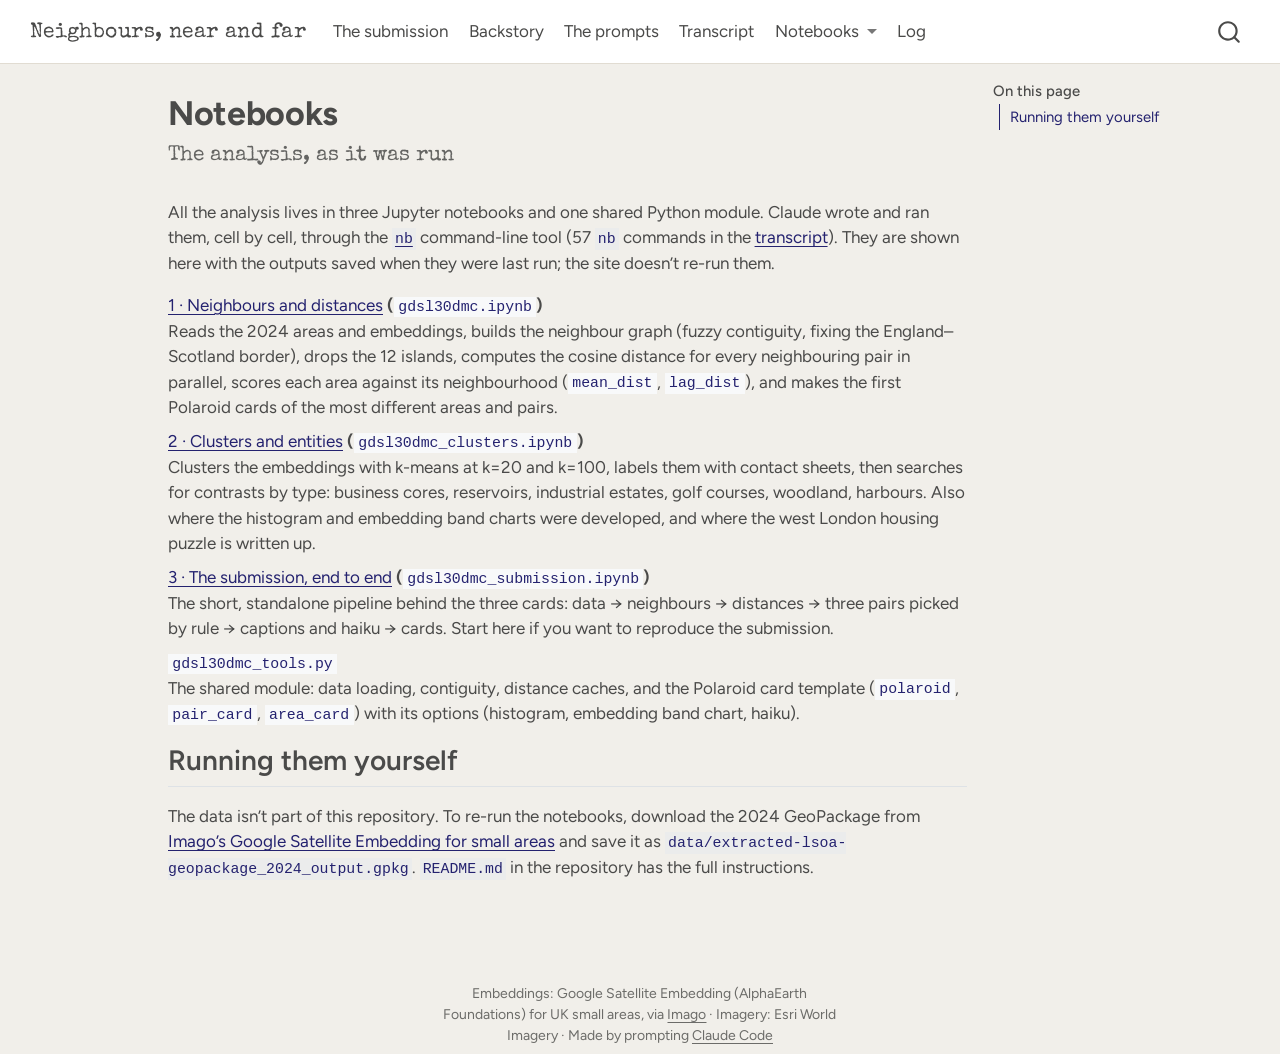
<file: docs/notebooks.html>
<!DOCTYPE html>
<html xmlns="http://www.w3.org/1999/xhtml" lang="en" xml:lang="en"><head>

<meta charset="utf-8">
<meta name="generator" content="quarto-1.10.19">

<meta name="viewport" content="width=device-width, initial-scale=1.0, user-scalable=yes">


<title>Notebooks – Neighbours, near and far</title>
<style>
/* Default styles provided by pandoc.
** See https://pandoc.org/MANUAL.html#variables-for-html for config info.
*/
span.smallcaps{font-variant: small-caps;}
div.columns{display: flex; gap: 1.5em;}
div.column{flex: auto;}
@media screen {
div.columns{gap: min(4vw, 1.5em);}
div.column{overflow-x: auto;}
}
div.hanging-indent{margin-left: 1.5em; text-indent: -1.5em;}
ul.task-list{list-style: none;}
ul.task-list li input[type="checkbox"] {
  width: 0.8em;
  margin: 0 0.8em 0.2em -1em; /* quarto-specific, see https://github.com/quarto-dev/quarto-cli/issues/4556 */ 
  vertical-align: middle;
}
</style>


<script src="site_libs/quarto-nav/quarto-nav.js"></script>
<script src="site_libs/quarto-nav/headroom.min.js"></script>
<script src="site_libs/clipboard/clipboard.min.js"></script>
<script src="site_libs/quarto-search/autocomplete.umd.js"></script>
<script src="site_libs/quarto-search/fuse.min.js"></script>
<script src="site_libs/quarto-search/quarto-search.js"></script>
<meta name="quarto:offset" content="./">
<script src="site_libs/quarto-html/quarto.js" type="module"></script>
<script src="site_libs/quarto-html/tabsets/tabsets.js" type="module"></script>
<script src="site_libs/quarto-html/popper.min.js"></script>
<script src="site_libs/quarto-html/tippy.umd.min.js"></script>
<script src="site_libs/quarto-html/anchor.min.js"></script>
<link href="site_libs/quarto-html/tippy.css" rel="stylesheet">
<link href="site_libs/quarto-html/quarto-syntax-highlighting-bf27225e3a48a9273f3daa8f8e829971.css" rel="stylesheet" id="quarto-text-highlighting-styles">
<script src="site_libs/bootstrap/bootstrap.min.js"></script>
<link href="site_libs/bootstrap/bootstrap-icons.css" rel="stylesheet">
<link href="site_libs/bootstrap/bootstrap-e9eb24fceedb79b45376debb377e4539.min.css" rel="stylesheet" append-hash="true" id="quarto-bootstrap" data-mode="light">
<script id="quarto-search-options" type="application/json">{
  "location": "navbar",
  "copy-button": false,
  "collapse-after": 3,
  "panel-placement": "end",
  "type": "overlay",
  "limit": 50,
  "keyboard-shortcut": [
    "f",
    "/",
    "s"
  ],
  "show-item-context": false,
  "language": {
    "search-no-results-text": "No results",
    "search-matching-documents-text": "matching documents",
    "search-copy-link-title": "Copy link to search",
    "search-hide-matches-text": "Hide additional matches",
    "search-more-match-text": "more match in this document",
    "search-more-matches-text": "more matches in this document",
    "search-clear-button-title": "Clear",
    "search-text-placeholder": "",
    "search-detached-cancel-button-title": "Cancel",
    "search-submit-button-title": "Submit",
    "search-label": "Search"
  }
}</script>
<style>html{ scroll-behavior: smooth; }</style>


</head>

<body class="nav-fixed quarto-light">

<div id="quarto-search-results"></div>
  <header id="quarto-header" class="headroom fixed-top">
    <nav class="navbar navbar-expand-lg " data-bs-theme="dark">
      <div class="navbar-container container-fluid">
      <div class="navbar-brand-container mx-auto">
    <a class="navbar-brand" href="./index.html">
    <span class="navbar-title">Neighbours, near and far</span>
    </a>
  </div>
            <div id="quarto-search" class="" title="Search"></div>
          <button class="navbar-toggler" type="button" data-bs-toggle="collapse" data-bs-target="#navbarCollapse" aria-controls="navbarCollapse" role="menu" aria-expanded="false" aria-label="Toggle navigation" onclick="if (window.quartoToggleHeadroom) { window.quartoToggleHeadroom(); }">
  <span class="navbar-toggler-icon"></span>
</button>
          <div class="collapse navbar-collapse" id="navbarCollapse">
            <ul class="navbar-nav navbar-nav-scroll me-auto">
  <li class="nav-item">
    <a class="nav-link" href="./index.html"> 
<span class="menu-text">The submission</span></a>
  </li>  
  <li class="nav-item">
    <a class="nav-link" href="./backstory.html"> 
<span class="menu-text">Backstory</span></a>
  </li>  
  <li class="nav-item">
    <a class="nav-link" href="./prompts.html"> 
<span class="menu-text">The prompts</span></a>
  </li>  
  <li class="nav-item">
    <a class="nav-link" href="./transcript.html"> 
<span class="menu-text">Transcript</span></a>
  </li>  
  <li class="nav-item dropdown ">
    <a class="nav-link dropdown-toggle" href="#" id="nav-menu-notebooks" role="link" data-bs-toggle="dropdown" aria-expanded="false">
 <span class="menu-text">Notebooks</span>
    </a>
    <ul class="dropdown-menu" aria-labelledby="nav-menu-notebooks">    
        <li>
    <a class="dropdown-item" href="./notebooks.html">
 <span class="dropdown-text">About the notebooks</span></a>
  </li>  
        <li>
    <a class="dropdown-item" href="./gdsl30dmc.html">
 <span class="dropdown-text">1 · Neighbours and distances</span></a>
  </li>  
        <li>
    <a class="dropdown-item" href="./gdsl30dmc_clusters.html">
 <span class="dropdown-text">2 · Clusters and entities</span></a>
  </li>  
        <li>
    <a class="dropdown-item" href="./gdsl30dmc_submission.html">
 <span class="dropdown-text">3 · The submission, end to end</span></a>
  </li>  
    </ul>
  </li>
  <li class="nav-item">
    <a class="nav-link" href="./log.html"> 
<span class="menu-text">Log</span></a>
  </li>  
</ul>
          </div> <!-- /navcollapse -->
            <div class="quarto-navbar-tools">
</div>
      </div> <!-- /container-fluid -->
    </nav>
</header>
<!-- content -->
<div id="quarto-content" class="quarto-container page-columns page-rows-contents page-layout-article page-navbar">
<!-- sidebar -->
<!-- margin-sidebar -->
    <div id="quarto-margin-sidebar" class="sidebar margin-sidebar">
        <nav id="TOC" role="doc-toc" class="toc-active">
    <h2 id="toc-title">On this page</h2>
   
  <ul class="collapse">
  <li><a href="#running-them-yourself" id="toc-running-them-yourself" class="nav-link active" data-scroll-target="#running-them-yourself">Running them yourself</a></li>
  </ul>
</nav>
    </div>
<!-- main -->
<main class="content" id="quarto-document-content">

<header id="title-block-header" class="quarto-title-block default">
<div class="quarto-title">
<h1 class="title">Notebooks</h1>
<p class="subtitle lead">The analysis, as it was run</p>
</div>



<div class="quarto-title-meta">

    
  
    
  </div>
  


</header>


<p>All the analysis lives in three Jupyter notebooks and one shared Python module. Claude wrote and ran them, cell by cell, through the <a href="https://github.com/jupyter-ai-contrib/nb-cli"><code>nb</code></a> command-line tool (57 <code>nb</code> commands in the <a href="./transcript.html">transcript</a>). They are shown here with the outputs saved when they were last run; the site doesn’t re-run them.</p>
<dl>
<dt><a href="./gdsl30dmc.html">1 · Neighbours and distances</a> (<code>gdsl30dmc.ipynb</code>)</dt>
<dd>
Reads the 2024 areas and embeddings, builds the neighbour graph (fuzzy contiguity, fixing the England–Scotland border), drops the 12 islands, computes the cosine distance for every neighbouring pair in parallel, scores each area against its neighbourhood (<code>mean_dist</code>, <code>lag_dist</code>), and makes the first Polaroid cards of the most different areas and pairs.
</dd>
<dt><a href="./gdsl30dmc_clusters.html">2 · Clusters and entities</a> (<code>gdsl30dmc_clusters.ipynb</code>)</dt>
<dd>
Clusters the embeddings with k-means at k=20 and k=100, labels them with contact sheets, then searches for contrasts by type: business cores, reservoirs, industrial estates, golf courses, woodland, harbours. Also where the histogram and embedding band charts were developed, and where the west London housing puzzle is written up.
</dd>
<dt><a href="./gdsl30dmc_submission.html">3 · The submission, end to end</a> (<code>gdsl30dmc_submission.ipynb</code>)</dt>
<dd>
The short, standalone pipeline behind the three cards: data → neighbours → distances → three pairs picked by rule → captions and haiku → cards. Start here if you want to reproduce the submission.
</dd>
<dt><code>gdsl30dmc_tools.py</code></dt>
<dd>
The shared module: data loading, contiguity, distance caches, and the Polaroid card template (<code>polaroid</code>, <code>pair_card</code>, <code>area_card</code>) with its options (histogram, embedding band chart, haiku).
</dd>
</dl>
<section id="running-them-yourself" class="level2">
<h2 class="anchored" data-anchor-id="running-them-yourself">Running them yourself</h2>
<p>The data isn’t part of this repository. To re-run the notebooks, download the 2024 GeoPackage from <a href="https://data.imago.ac.uk/datasets/google-satellite-embedding-v1-small-areas-2017-2024">Imago’s Google Satellite Embedding for small areas</a> and save it as <code>data/extracted-lsoa-geopackage_2024_output.gpkg</code>. <code>README.md</code> in the repository has the full instructions.</p>


</section>

</main> <!-- /main -->
<script id="quarto-html-after-body" type="application/javascript">
  window.document.addEventListener("DOMContentLoaded", function (event) {
    const icon = "";
    const anchorJS = new window.AnchorJS();
    anchorJS.options = {
      placement: 'right',
      icon: icon
    };
    anchorJS.add('.anchored');
    const isCodeAnnotation = (el) => {
      for (const clz of el.classList) {
        if (clz.startsWith('code-annotation-')) {                     
          return true;
        }
      }
      return false;
    }
    const onCopySuccess = function(e) {
      // button target
      const button = e.trigger;
      // don't keep focus
      button.blur();
      // flash "checked"
      button.classList.add('code-copy-button-checked');
      var currentTitle = button.getAttribute("title");
      button.setAttribute("title", "Copied!");
      let tooltip;
      if (window.bootstrap) {
        button.setAttribute("data-bs-toggle", "tooltip");
        button.setAttribute("data-bs-placement", "left");
        button.setAttribute("data-bs-title", "Copied!");
        tooltip = new bootstrap.Tooltip(button, 
          { trigger: "manual", 
            customClass: "code-copy-button-tooltip",
            offset: [0, -8]});
        tooltip.show();    
      }
      setTimeout(function() {
        if (tooltip) {
          tooltip.hide();
          button.removeAttribute("data-bs-title");
          button.removeAttribute("data-bs-toggle");
          button.removeAttribute("data-bs-placement");
        }
        button.setAttribute("title", currentTitle);
        button.classList.remove('code-copy-button-checked');
      }, 1000);
      // clear code selection
      e.clearSelection();
    }
    const getTextToCopy = function(trigger) {
      const outerScaffold = trigger.parentElement.cloneNode(true);
      const codeEl = outerScaffold.querySelector('code');
      for (const childEl of codeEl.children) {
        if (isCodeAnnotation(childEl)) {
          childEl.remove();
        }
      }
      return codeEl.innerText;
    }
    const clipboard = new window.ClipboardJS('.code-copy-button:not([data-in-quarto-modal])', {
      text: getTextToCopy
    });
    clipboard.on('success', onCopySuccess);
    if (window.document.getElementById('quarto-embedded-source-code-modal')) {
      const clipboardModal = new window.ClipboardJS('.code-copy-button[data-in-quarto-modal]', {
        text: getTextToCopy,
        container: window.document.getElementById('quarto-embedded-source-code-modal')
      });
      clipboardModal.on('success', onCopySuccess);
    }
      var localhostRegex = new RegExp(/^(?:http|https):\/\/localhost\:?[0-9]*\//);
      var mailtoRegex = new RegExp(/^mailto:/);
        var filterRegex = new RegExp("https:\/\/darribas\.org\/map_challenge26-prompt_only\/");
      var isInternal = (href) => {
          return filterRegex.test(href) || localhostRegex.test(href) || mailtoRegex.test(href);
      }
      // Inspect non-navigation links and adorn them if external
     var links = window.document.querySelectorAll('a[href]:not(.nav-link):not(.navbar-brand):not(.toc-action):not(.sidebar-link):not(.sidebar-item-toggle):not(.pagination-link):not(.no-external):not([aria-hidden]):not(.dropdown-item):not(.quarto-navigation-tool):not(.about-link)');
      for (var i=0; i<links.length; i++) {
        const link = links[i];
        if (!isInternal(link.href)) {
          // undo the damage that might have been done by quarto-nav.js in the case of
          // links that we want to consider external
          if (link.dataset.originalHref !== undefined) {
            link.href = link.dataset.originalHref;
          }
            // target, if specified
            link.setAttribute("target", "_blank");
            if (link.getAttribute("rel") === null) {
              link.setAttribute("rel", "noopener");
            }
        }
      }
    function tippyHover(el, contentFn, onTriggerFn, onUntriggerFn) {
      const config = {
        allowHTML: true,
        maxWidth: 500,
        delay: 100,
        arrow: false,
        appendTo: function(el) {
            return el.parentElement;
        },
        interactive: true,
        interactiveBorder: 10,
        theme: 'quarto',
        placement: 'bottom-start',
      };
      if (contentFn) {
        config.content = contentFn;
      }
      if (onTriggerFn) {
        config.onTrigger = onTriggerFn;
      }
      if (onUntriggerFn) {
        config.onUntrigger = onUntriggerFn;
      }
      window.tippy(el, config); 
    }
    const noterefs = window.document.querySelectorAll('a[role="doc-noteref"]');
    for (var i=0; i<noterefs.length; i++) {
      const ref = noterefs[i];
      tippyHover(ref, function() {
        // use id or data attribute instead here
        let href = ref.getAttribute('data-footnote-href') || ref.getAttribute('href');
        try { href = new URL(href).hash; } catch {}
        const id = href.replace(/^#\/?/, "");
        const note = window.document.getElementById(id);
        if (note) {
          return note.innerHTML;
        } else {
          return "";
        }
      });
    }
    const xrefs = window.document.querySelectorAll('a.quarto-xref');
    const processXRef = (id, note) => {
      // Strip column container classes
      const stripColumnClz = (el) => {
        el.classList.remove("page-full", "page-columns");
        if (el.children) {
          for (const child of el.children) {
            stripColumnClz(child);
          }
        }
      }
      stripColumnClz(note)
      if (id === null || id.startsWith('sec-')) {
        // Special case sections, only their first couple elements
        const container = document.createElement("div");
        if (note.children && note.children.length > 2) {
          container.appendChild(note.children[0].cloneNode(true));
          for (let i = 1; i < note.children.length; i++) {
            const child = note.children[i];
            if (child.tagName === "P" && child.innerText === "") {
              continue;
            } else {
              container.appendChild(child.cloneNode(true));
              break;
            }
          }
          if (window.Quarto?.typesetMath) {
            window.Quarto.typesetMath(container);
          }
          return container.innerHTML
        } else {
          if (window.Quarto?.typesetMath) {
            window.Quarto.typesetMath(note);
          }
          return note.innerHTML;
        }
      } else {
        // Remove any anchor links if they are present
        const anchorLink = note.querySelector('a.anchorjs-link');
        if (anchorLink) {
          anchorLink.remove();
        }
        if (window.Quarto?.typesetMath) {
          window.Quarto.typesetMath(note);
        }
        if (note.classList.contains("callout")) {
          return note.outerHTML;
        } else {
          return note.innerHTML;
        }
      }
    }
    for (var i=0; i<xrefs.length; i++) {
      const xref = xrefs[i];
      tippyHover(xref, undefined, function(instance) {
        instance.disable();
        let url = xref.getAttribute('href');
        let hash = undefined; 
        if (url.startsWith('#')) {
          hash = url;
        } else {
          try { hash = new URL(url).hash; } catch {}
        }
        if (hash) {
          const id = hash.replace(/^#\/?/, "");
          const note = window.document.getElementById(id);
          if (note !== null) {
            try {
              const html = processXRef(id, note.cloneNode(true));
              instance.setContent(html);
            } finally {
              instance.enable();
              instance.show();
            }
          } else {
            // See if we can fetch this
            fetch(url.split('#')[0])
            .then(res => res.text())
            .then(html => {
              const parser = new DOMParser();
              const htmlDoc = parser.parseFromString(html, "text/html");
              const note = htmlDoc.getElementById(id);
              if (note !== null) {
                const html = processXRef(id, note);
                instance.setContent(html);
              } 
            }).finally(() => {
              instance.enable();
              instance.show();
            });
          }
        } else {
          // See if we can fetch a full url (with no hash to target)
          // This is a special case and we should probably do some content thinning / targeting
          fetch(url)
          .then(res => res.text())
          .then(html => {
            const parser = new DOMParser();
            const htmlDoc = parser.parseFromString(html, "text/html");
            const note = htmlDoc.querySelector('main.content');
            if (note !== null) {
              // This should only happen for chapter cross references
              // (since there is no id in the URL)
              // remove the first header
              if (note.children.length > 0 && note.children[0].tagName === "HEADER") {
                note.children[0].remove();
              }
              const html = processXRef(null, note);
              instance.setContent(html);
            } 
          }).finally(() => {
            instance.enable();
            instance.show();
          });
        }
      }, function(instance) {
      });
    }
        let selectedAnnoteEl;
        const selectorForAnnotation = ( cell, annotation) => {
          let cellAttr = 'data-code-cell="' + cell + '"';
          let lineAttr = 'data-code-annotation="' +  annotation + '"';
          const selector = 'span[' + cellAttr + '][' + lineAttr + ']';
          return selector;
        }
        const selectCodeLines = (annoteEl) => {
          const doc = window.document;
          const targetCell = annoteEl.getAttribute("data-target-cell");
          const targetAnnotation = annoteEl.getAttribute("data-target-annotation");
          const annoteSpan = window.document.querySelector(selectorForAnnotation(targetCell, targetAnnotation));
          const lines = annoteSpan.getAttribute("data-code-lines").split(",");
          const lineIds = lines.map((line) => {
            return targetCell + "-" + line;
          })
          let top = null;
          let height = null;
          let parent = null;
          if (lineIds.length > 0) {
              //compute the position of the single el (top and bottom and make a div)
              const el = window.document.getElementById(lineIds[0]);
              top = el.offsetTop;
              height = el.offsetHeight;
              parent = el.parentElement.parentElement;
            if (lineIds.length > 1) {
              const lastEl = window.document.getElementById(lineIds[lineIds.length - 1]);
              const bottom = lastEl.offsetTop + lastEl.offsetHeight;
              height = bottom - top;
            }
            if (top !== null && height !== null && parent !== null) {
              // cook up a div (if necessary) and position it 
              let div = window.document.getElementById("code-annotation-line-highlight");
              if (div === null) {
                div = window.document.createElement("div");
                div.setAttribute("id", "code-annotation-line-highlight");
                div.style.position = 'absolute';
                parent.appendChild(div);
              }
              div.style.top = top - 2 + "px";
              div.style.height = height + 4 + "px";
              div.style.left = 0;
              let gutterDiv = window.document.getElementById("code-annotation-line-highlight-gutter");
              if (gutterDiv === null) {
                gutterDiv = window.document.createElement("div");
                gutterDiv.setAttribute("id", "code-annotation-line-highlight-gutter");
                gutterDiv.style.position = 'absolute';
                const codeCell = window.document.getElementById(targetCell);
                const gutter = codeCell.querySelector('.code-annotation-gutter');
                gutter.appendChild(gutterDiv);
              }
              gutterDiv.style.top = top - 2 + "px";
              gutterDiv.style.height = height + 4 + "px";
            }
            selectedAnnoteEl = annoteEl;
          }
        };
        const unselectCodeLines = () => {
          const elementsIds = ["code-annotation-line-highlight", "code-annotation-line-highlight-gutter"];
          elementsIds.forEach((elId) => {
            const div = window.document.getElementById(elId);
            if (div) {
              div.remove();
            }
          });
          selectedAnnoteEl = undefined;
        };
          // Handle positioning of the toggle
      window.addEventListener(
        "resize",
        throttle(() => {
          elRect = undefined;
          if (selectedAnnoteEl) {
            selectCodeLines(selectedAnnoteEl);
          }
        }, 10)
      );
      function throttle(fn, ms) {
      let throttle = false;
      let timer;
        return (...args) => {
          if(!throttle) { // first call gets through
              fn.apply(this, args);
              throttle = true;
          } else { // all the others get throttled
              if(timer) clearTimeout(timer); // cancel #2
              timer = setTimeout(() => {
                fn.apply(this, args);
                timer = throttle = false;
              }, ms);
          }
        };
      }
        // Attach click handler to the DT
        const annoteDls = window.document.querySelectorAll('dt[data-target-cell]');
        for (const annoteDlNode of annoteDls) {
          annoteDlNode.addEventListener('click', (event) => {
            const clickedEl = event.target;
            if (clickedEl !== selectedAnnoteEl) {
              unselectCodeLines();
              const activeEl = window.document.querySelector('dt[data-target-cell].code-annotation-active');
              if (activeEl) {
                activeEl.classList.remove('code-annotation-active');
              }
              selectCodeLines(clickedEl);
              clickedEl.classList.add('code-annotation-active');
            } else {
              // Unselect the line
              unselectCodeLines();
              clickedEl.classList.remove('code-annotation-active');
            }
          });
        }
    const findCites = (el) => {
      const parentEl = el.parentElement;
      if (parentEl) {
        const cites = parentEl.dataset.cites;
        if (cites) {
          return {
            el,
            cites: cites.split(' ')
          };
        } else {
          return findCites(el.parentElement)
        }
      } else {
        return undefined;
      }
    };
    var bibliorefs = window.document.querySelectorAll('a[role="doc-biblioref"]');
    for (var i=0; i<bibliorefs.length; i++) {
      const ref = bibliorefs[i];
      const citeInfo = findCites(ref);
      if (citeInfo) {
        tippyHover(citeInfo.el, function() {
          var popup = window.document.createElement('div');
          citeInfo.cites.forEach(function(cite) {
            var citeDiv = window.document.createElement('div');
            citeDiv.classList.add('hanging-indent');
            citeDiv.classList.add('csl-entry');
            var biblioDiv = window.document.getElementById('ref-' + cite);
            if (biblioDiv) {
              citeDiv.innerHTML = biblioDiv.innerHTML;
            }
            popup.appendChild(citeDiv);
          });
          return popup.innerHTML;
        });
      }
    }
  });
  </script>
</div> <!-- /content -->
<footer class="footer">
  <div class="nav-footer">
    <div class="nav-footer-left">
      &nbsp;
    </div>   
    <div class="nav-footer-center">
<p>Embeddings: Google Satellite Embedding (AlphaEarth Foundations) for UK small areas, via <a href="https://data.imago.ac.uk/datasets/google-satellite-embedding-v1-small-areas-2017-2024">Imago</a> · Imagery: Esri World Imagery · Made by prompting <a href="https://claude.com/claude-code">Claude Code</a></p>
</div>
    <div class="nav-footer-right">
      &nbsp;
    </div>
  </div>
</footer>




<script src="site_libs/quarto-html/zenscroll-min.js"></script>
</body></html>
</file>
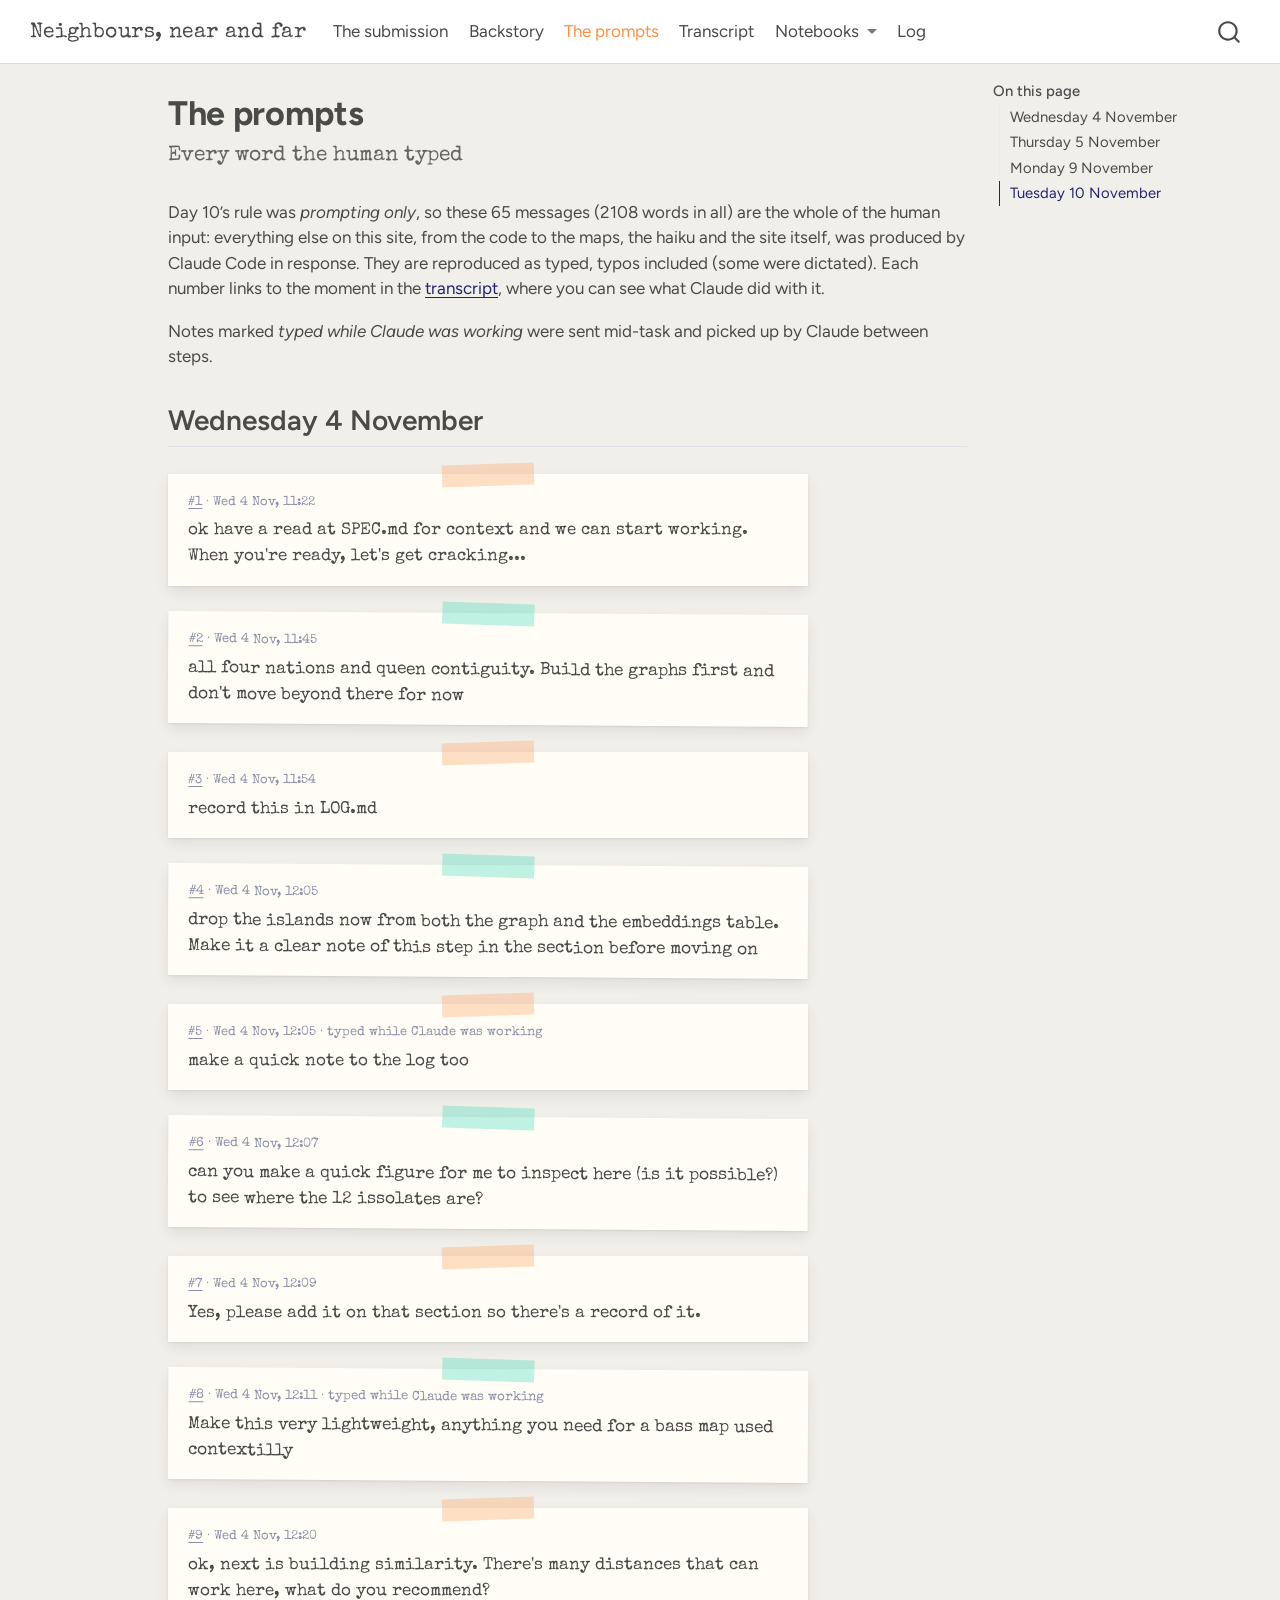
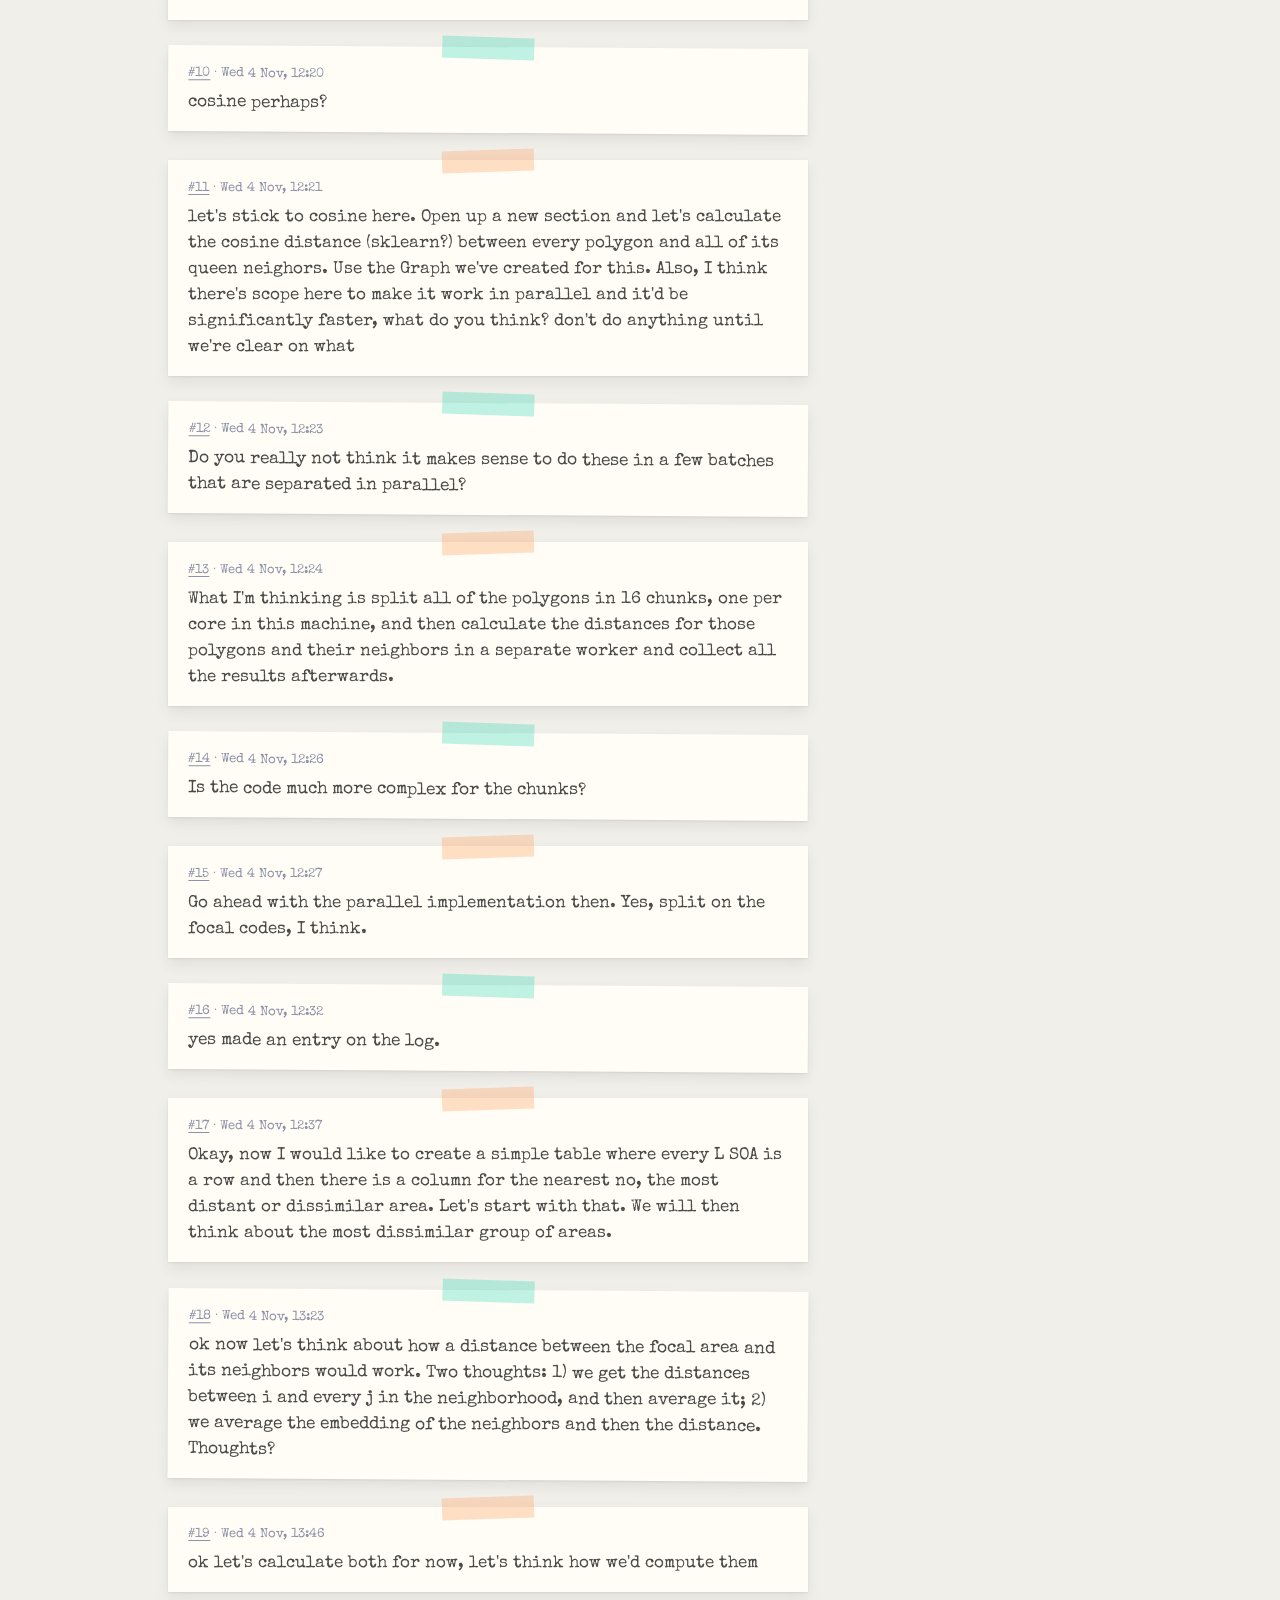
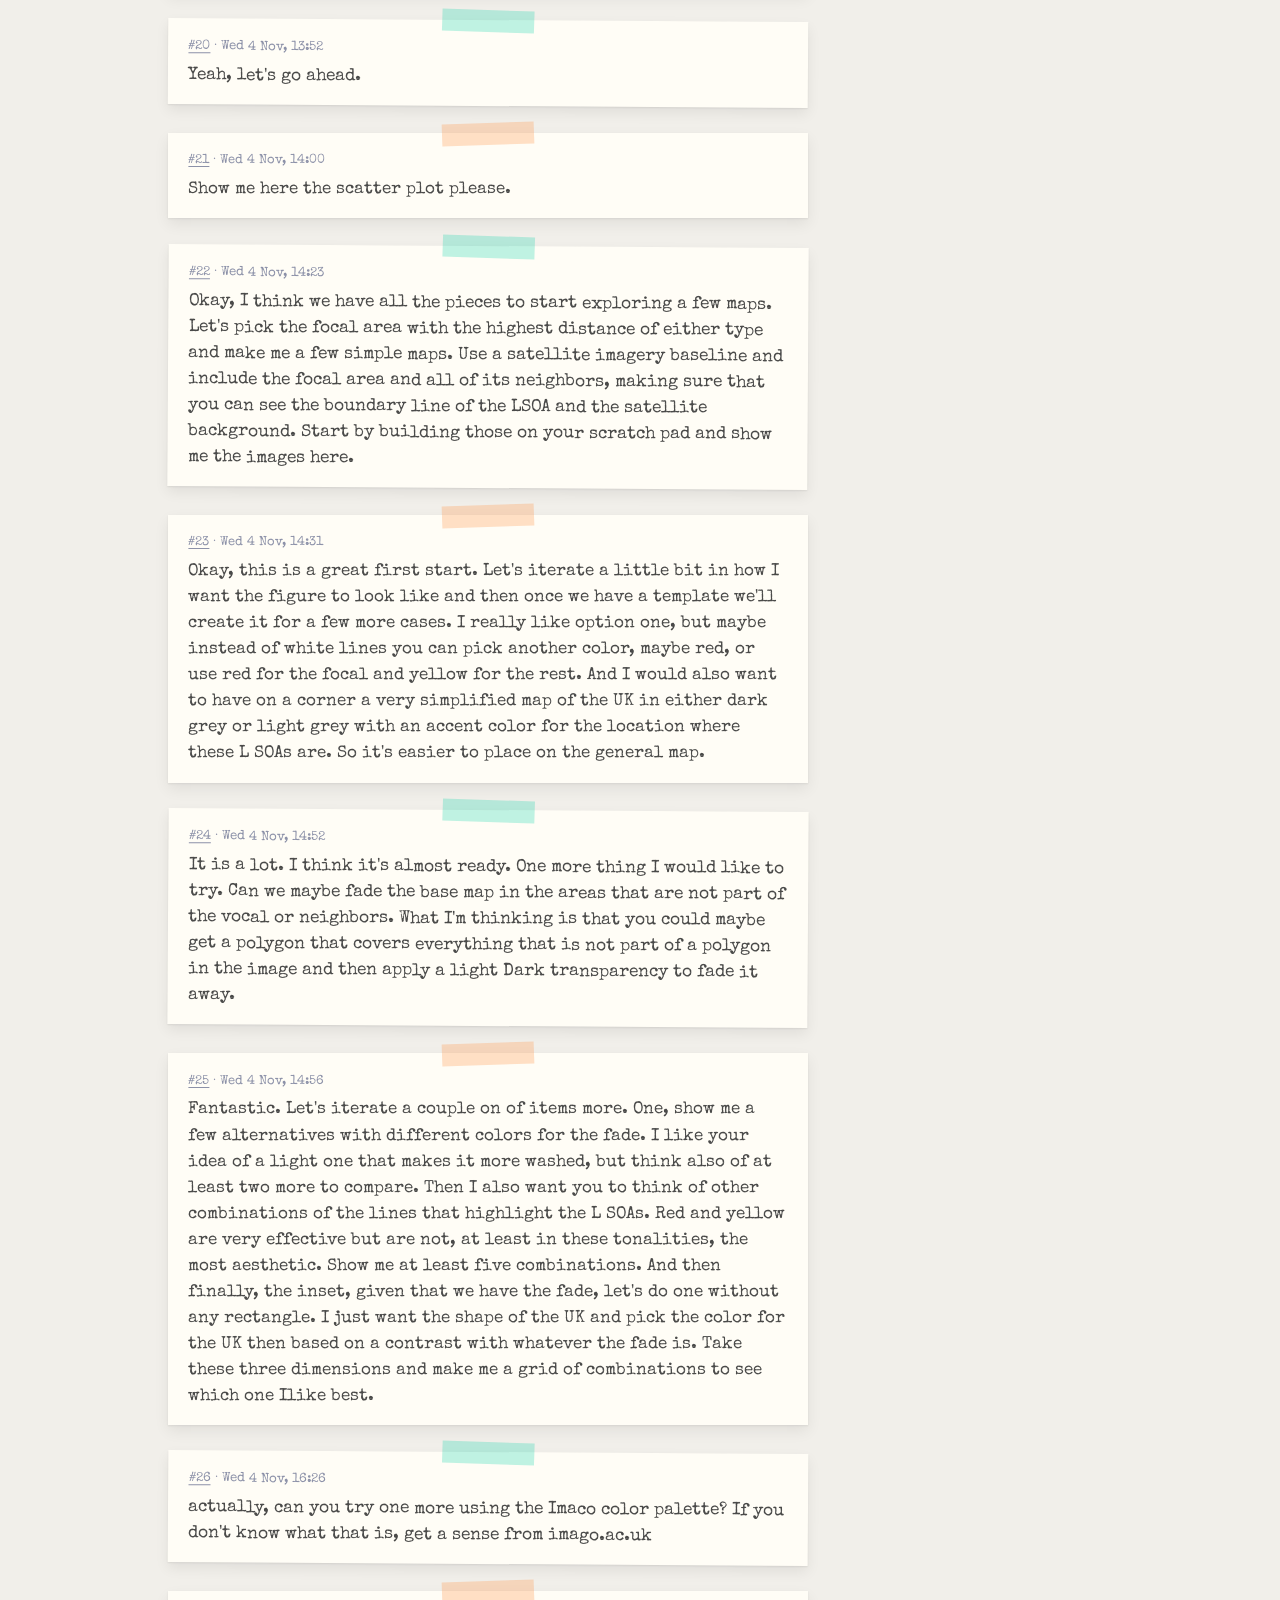
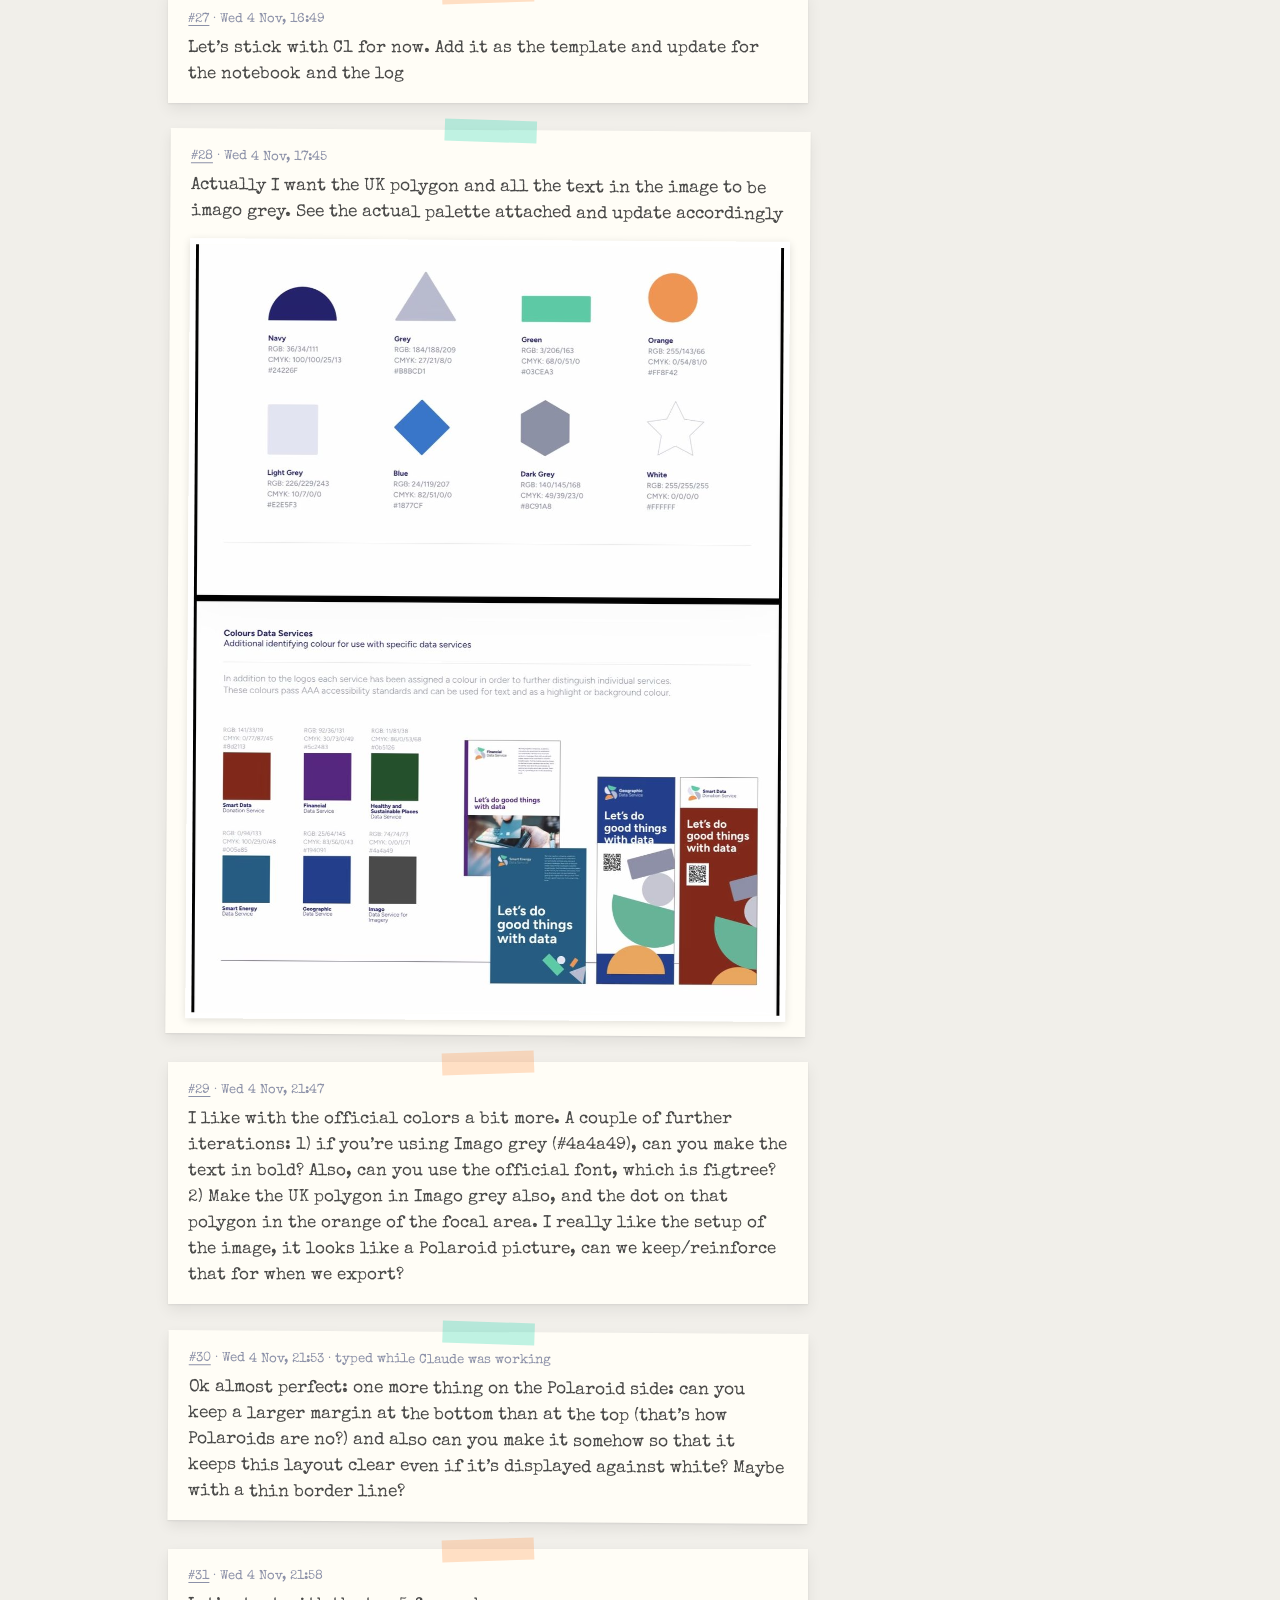
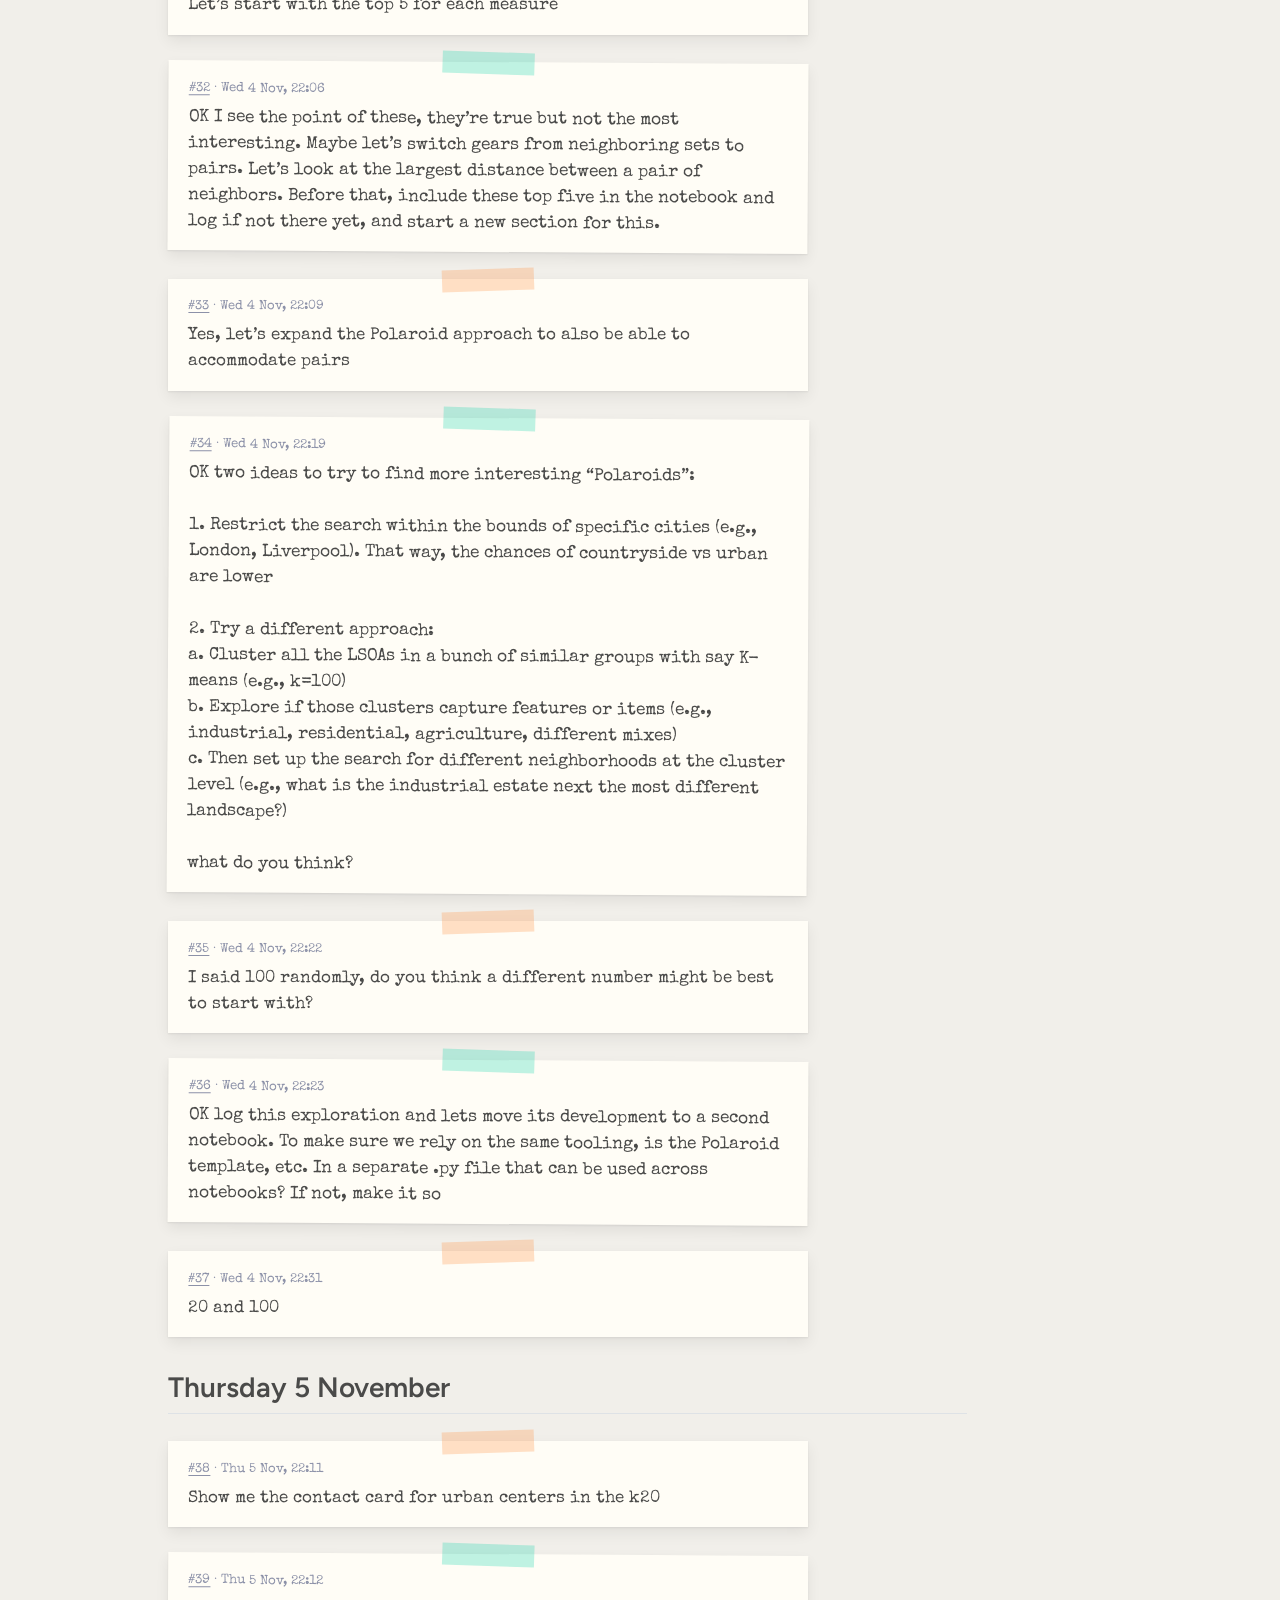
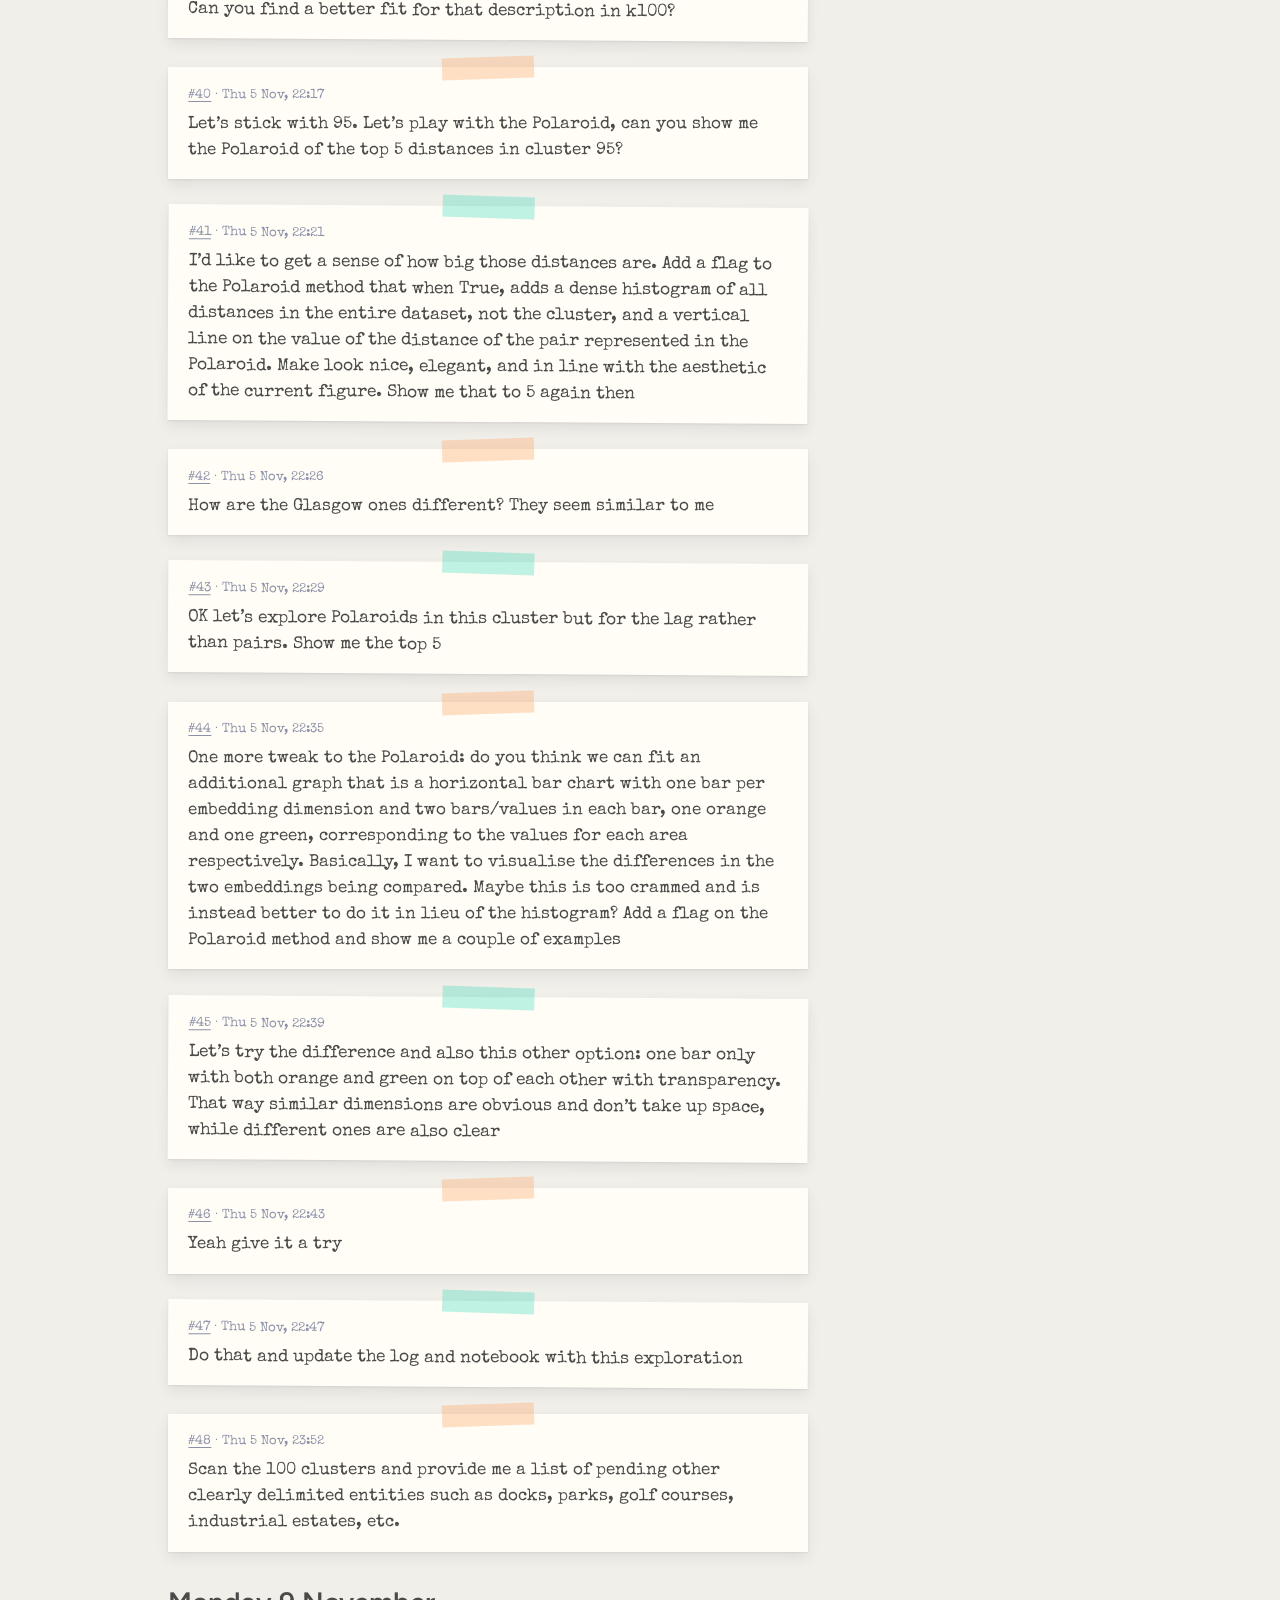
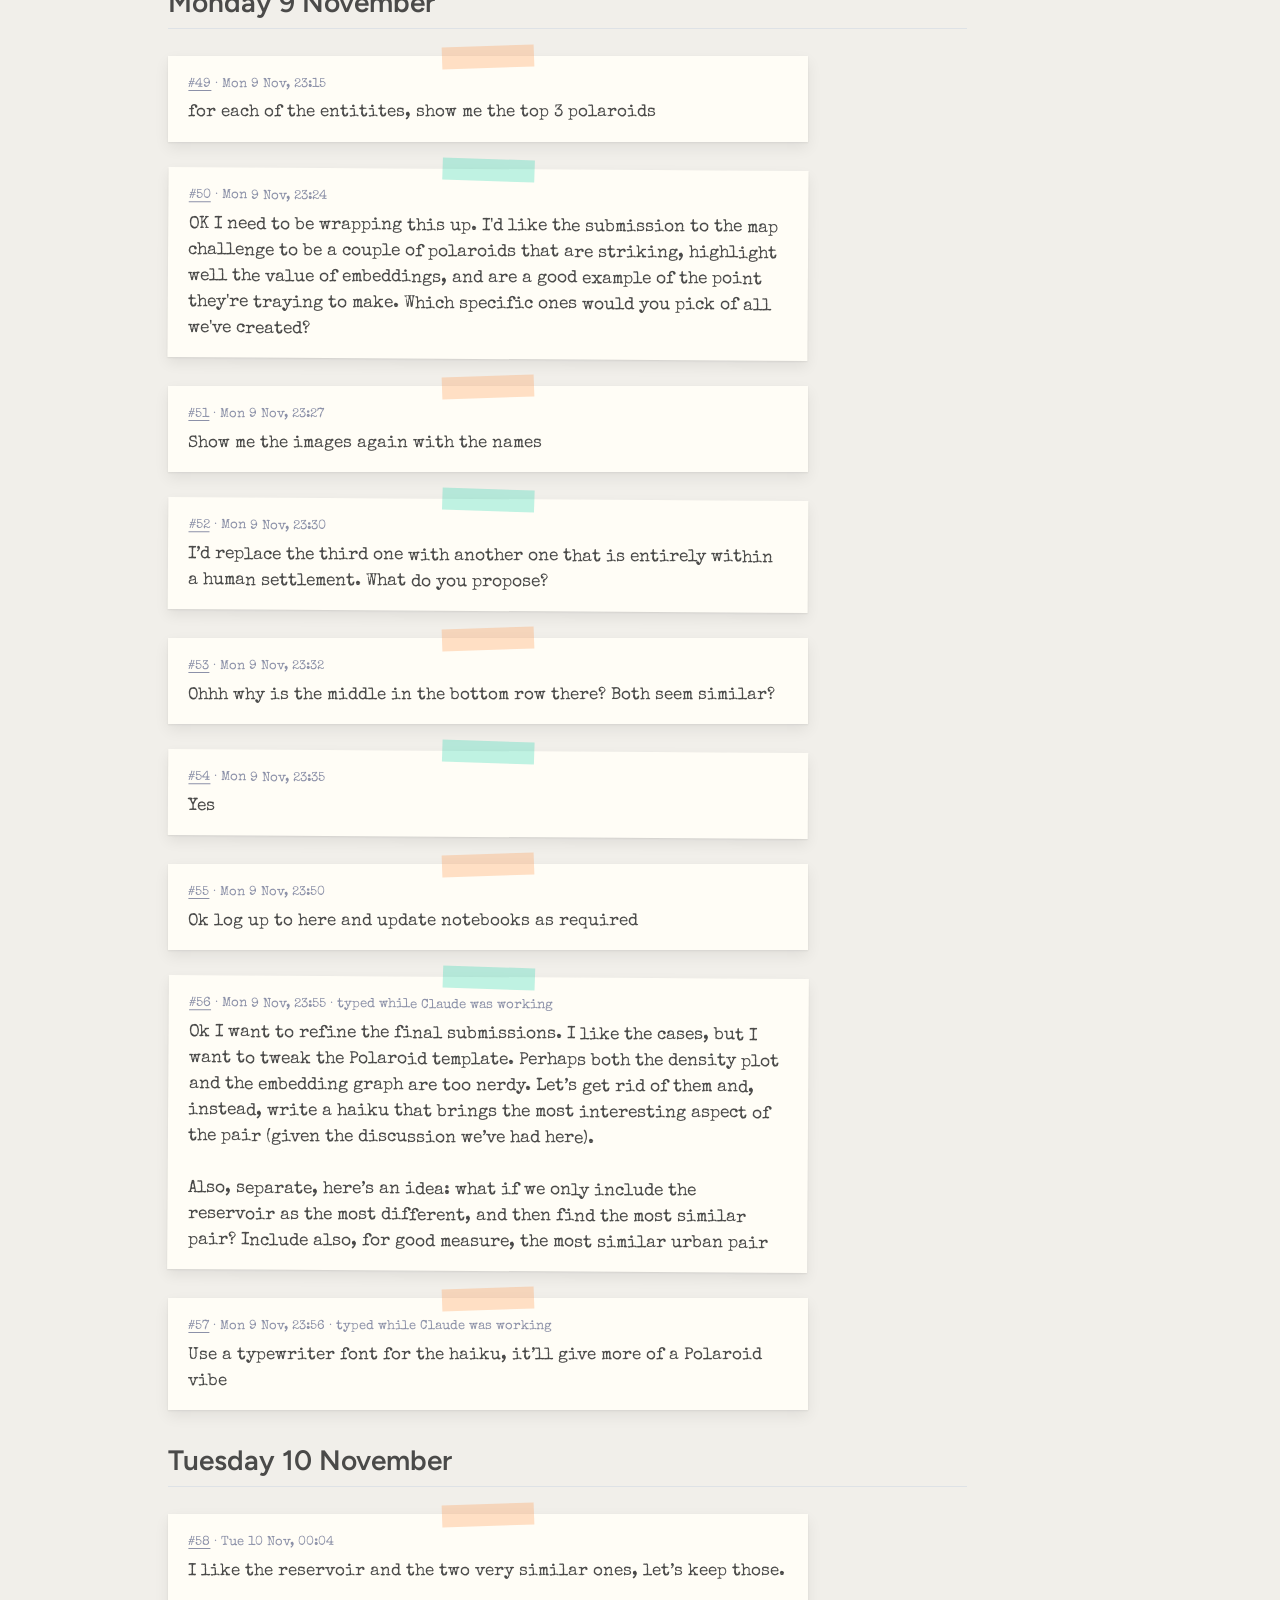
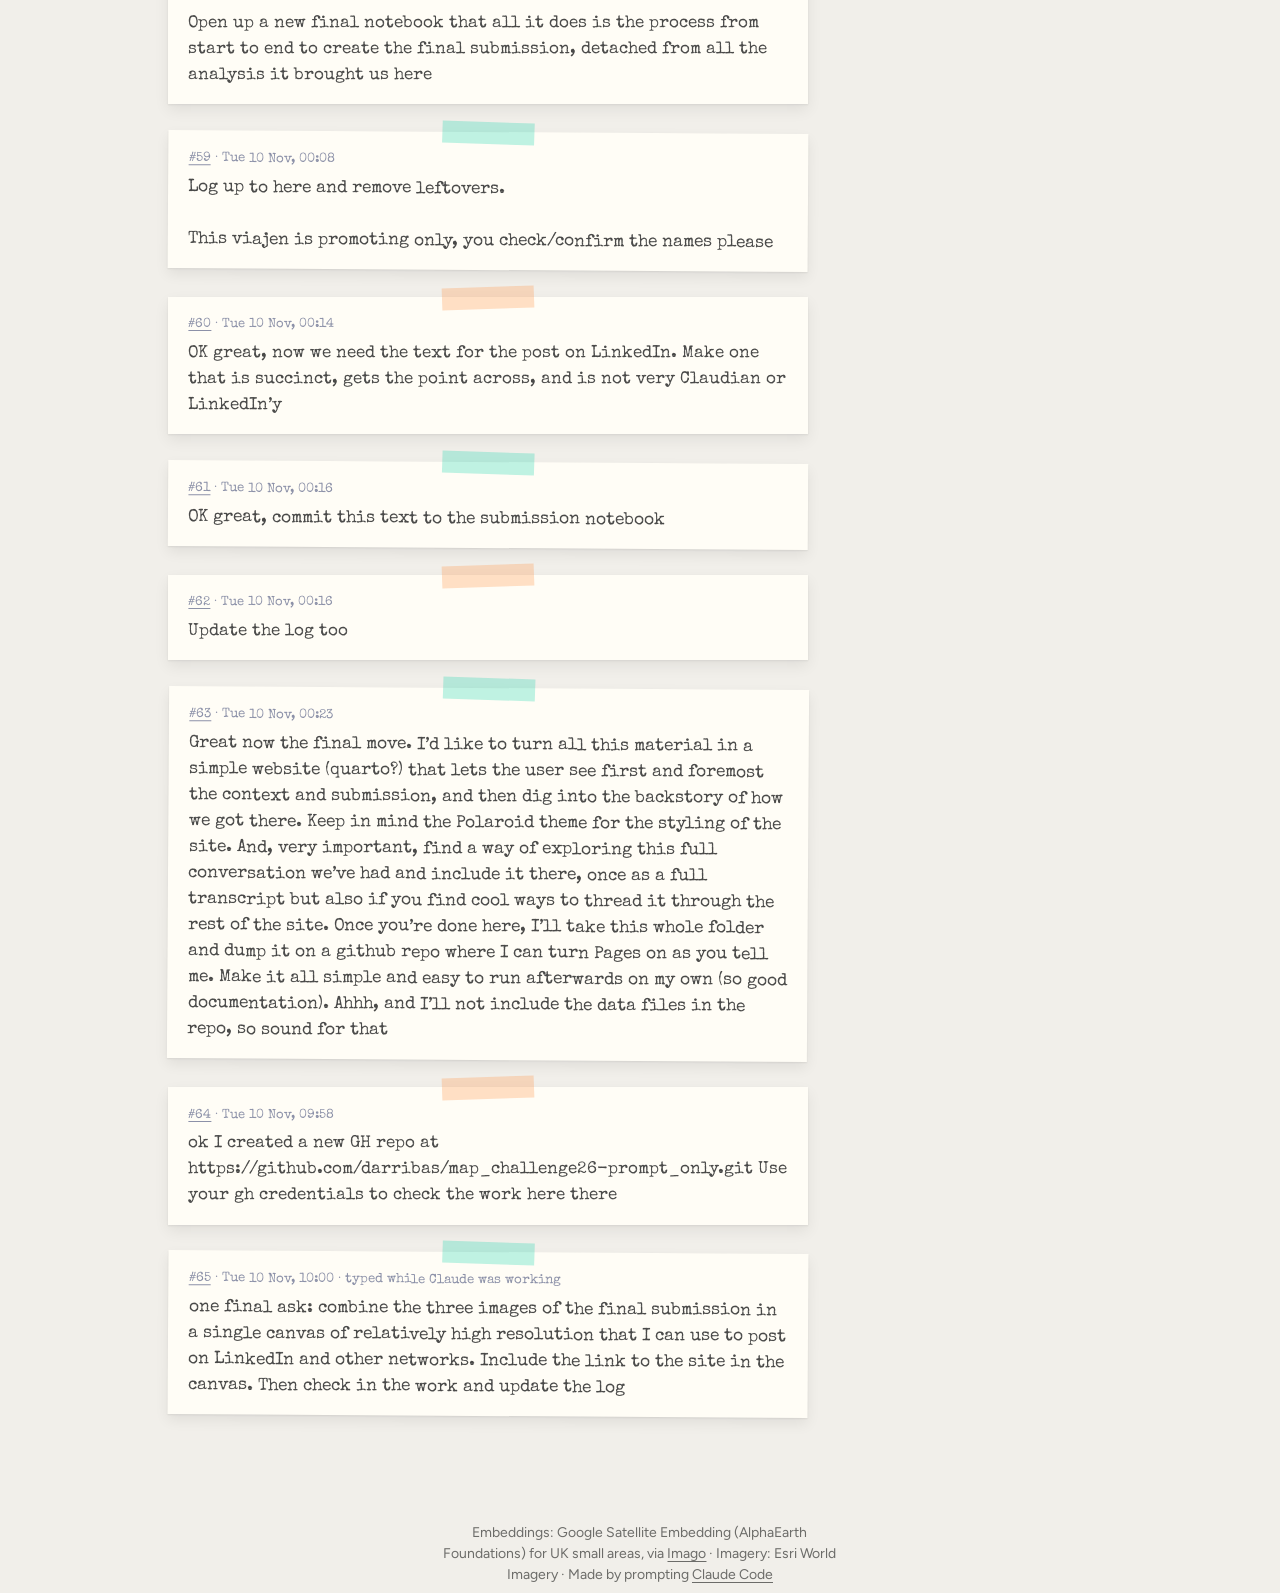
<file: docs/prompts.html>
<!DOCTYPE html>
<html xmlns="http://www.w3.org/1999/xhtml" lang="en" xml:lang="en"><head>

<meta charset="utf-8">
<meta name="generator" content="quarto-1.10.19">

<meta name="viewport" content="width=device-width, initial-scale=1.0, user-scalable=yes">


<title>The prompts – Neighbours, near and far</title>
<style>
/* Default styles provided by pandoc.
** See https://pandoc.org/MANUAL.html#variables-for-html for config info.
*/
span.smallcaps{font-variant: small-caps;}
div.columns{display: flex; gap: 1.5em;}
div.column{flex: auto;}
@media screen {
div.columns{gap: min(4vw, 1.5em);}
div.column{overflow-x: auto;}
}
div.hanging-indent{margin-left: 1.5em; text-indent: -1.5em;}
ul.task-list{list-style: none;}
ul.task-list li input[type="checkbox"] {
  width: 0.8em;
  margin: 0 0.8em 0.2em -1em; /* quarto-specific, see https://github.com/quarto-dev/quarto-cli/issues/4556 */ 
  vertical-align: middle;
}
</style>


<script src="site_libs/quarto-nav/quarto-nav.js"></script>
<script src="site_libs/quarto-nav/headroom.min.js"></script>
<script src="site_libs/clipboard/clipboard.min.js"></script>
<script src="site_libs/quarto-search/autocomplete.umd.js"></script>
<script src="site_libs/quarto-search/fuse.min.js"></script>
<script src="site_libs/quarto-search/quarto-search.js"></script>
<meta name="quarto:offset" content="./">
<script src="site_libs/quarto-html/quarto.js" type="module"></script>
<script src="site_libs/quarto-html/tabsets/tabsets.js" type="module"></script>
<script src="site_libs/quarto-html/popper.min.js"></script>
<script src="site_libs/quarto-html/tippy.umd.min.js"></script>
<script src="site_libs/quarto-html/anchor.min.js"></script>
<link href="site_libs/quarto-html/tippy.css" rel="stylesheet">
<link href="site_libs/quarto-html/quarto-syntax-highlighting-bf27225e3a48a9273f3daa8f8e829971.css" rel="stylesheet" id="quarto-text-highlighting-styles">
<script src="site_libs/bootstrap/bootstrap.min.js"></script>
<link href="site_libs/bootstrap/bootstrap-icons.css" rel="stylesheet">
<link href="site_libs/bootstrap/bootstrap-e9eb24fceedb79b45376debb377e4539.min.css" rel="stylesheet" append-hash="true" id="quarto-bootstrap" data-mode="light">
<script id="quarto-search-options" type="application/json">{
  "location": "navbar",
  "copy-button": false,
  "collapse-after": 3,
  "panel-placement": "end",
  "type": "overlay",
  "limit": 50,
  "keyboard-shortcut": [
    "f",
    "/",
    "s"
  ],
  "show-item-context": false,
  "language": {
    "search-no-results-text": "No results",
    "search-matching-documents-text": "matching documents",
    "search-copy-link-title": "Copy link to search",
    "search-hide-matches-text": "Hide additional matches",
    "search-more-match-text": "more match in this document",
    "search-more-matches-text": "more matches in this document",
    "search-clear-button-title": "Clear",
    "search-text-placeholder": "",
    "search-detached-cancel-button-title": "Cancel",
    "search-submit-button-title": "Submit",
    "search-label": "Search"
  }
}</script>
<style>html{ scroll-behavior: smooth; }</style>


</head>

<body class="nav-fixed quarto-light">

<div id="quarto-search-results"></div>
  <header id="quarto-header" class="headroom fixed-top">
    <nav class="navbar navbar-expand-lg " data-bs-theme="dark">
      <div class="navbar-container container-fluid">
      <div class="navbar-brand-container mx-auto">
    <a class="navbar-brand" href="./index.html">
    <span class="navbar-title">Neighbours, near and far</span>
    </a>
  </div>
            <div id="quarto-search" class="" title="Search"></div>
          <button class="navbar-toggler" type="button" data-bs-toggle="collapse" data-bs-target="#navbarCollapse" aria-controls="navbarCollapse" role="menu" aria-expanded="false" aria-label="Toggle navigation" onclick="if (window.quartoToggleHeadroom) { window.quartoToggleHeadroom(); }">
  <span class="navbar-toggler-icon"></span>
</button>
          <div class="collapse navbar-collapse" id="navbarCollapse">
            <ul class="navbar-nav navbar-nav-scroll me-auto">
  <li class="nav-item">
    <a class="nav-link" href="./index.html"> 
<span class="menu-text">The submission</span></a>
  </li>  
  <li class="nav-item">
    <a class="nav-link" href="./backstory.html"> 
<span class="menu-text">Backstory</span></a>
  </li>  
  <li class="nav-item">
    <a class="nav-link active" href="./prompts.html" aria-current="page"> 
<span class="menu-text">The prompts</span></a>
  </li>  
  <li class="nav-item">
    <a class="nav-link" href="./transcript.html"> 
<span class="menu-text">Transcript</span></a>
  </li>  
  <li class="nav-item dropdown ">
    <a class="nav-link dropdown-toggle" href="#" id="nav-menu-notebooks" role="link" data-bs-toggle="dropdown" aria-expanded="false">
 <span class="menu-text">Notebooks</span>
    </a>
    <ul class="dropdown-menu" aria-labelledby="nav-menu-notebooks">    
        <li>
    <a class="dropdown-item" href="./notebooks.html">
 <span class="dropdown-text">About the notebooks</span></a>
  </li>  
        <li>
    <a class="dropdown-item" href="./gdsl30dmc.html">
 <span class="dropdown-text">1 · Neighbours and distances</span></a>
  </li>  
        <li>
    <a class="dropdown-item" href="./gdsl30dmc_clusters.html">
 <span class="dropdown-text">2 · Clusters and entities</span></a>
  </li>  
        <li>
    <a class="dropdown-item" href="./gdsl30dmc_submission.html">
 <span class="dropdown-text">3 · The submission, end to end</span></a>
  </li>  
    </ul>
  </li>
  <li class="nav-item">
    <a class="nav-link" href="./log.html"> 
<span class="menu-text">Log</span></a>
  </li>  
</ul>
          </div> <!-- /navcollapse -->
            <div class="quarto-navbar-tools">
</div>
      </div> <!-- /container-fluid -->
    </nav>
</header>
<!-- content -->
<div id="quarto-content" class="quarto-container page-columns page-rows-contents page-layout-article page-navbar">
<!-- sidebar -->
<!-- margin-sidebar -->
    <div id="quarto-margin-sidebar" class="sidebar margin-sidebar">
        <nav id="TOC" role="doc-toc" class="toc-active">
    <h2 id="toc-title">On this page</h2>
   
  <ul class="collapse">
  <li><a href="#wednesday-4-november" id="toc-wednesday-4-november" class="nav-link active" data-scroll-target="#wednesday-4-november">Wednesday 4 November</a></li>
  <li><a href="#thursday-5-november" id="toc-thursday-5-november" class="nav-link" data-scroll-target="#thursday-5-november">Thursday 5 November</a></li>
  <li><a href="#monday-9-november" id="toc-monday-9-november" class="nav-link" data-scroll-target="#monday-9-november">Monday 9 November</a></li>
  <li><a href="#tuesday-10-november" id="toc-tuesday-10-november" class="nav-link" data-scroll-target="#tuesday-10-november">Tuesday 10 November</a></li>
  </ul>
</nav>
    </div>
<!-- main -->
<main class="content" id="quarto-document-content">

<header id="title-block-header" class="quarto-title-block default">
<div class="quarto-title">
<h1 class="title">The prompts</h1>
<p class="subtitle lead">Every word the human typed</p>
</div>



<div class="quarto-title-meta">

    
  
    
  </div>
  


</header>


<p>Day 10’s rule was <em>prompting only</em>, so these 65 messages (2108 words in all) are the whole of the human input: everything else on this site, from the code to the maps, the haiku and the site itself, was produced by Claude Code in response. They are reproduced as typed, typos included (some were dictated). Each number links to the moment in the <a href="./transcript.html">transcript</a>, where you can see what Claude did with it.</p>
<p>Notes marked <em>typed while Claude was working</em> were sent mid-task and picked up by Claude between steps.</p>
<section id="wednesday-4-november" class="level2">
<h2 class="anchored" data-anchor-id="wednesday-4-november">Wednesday 4 November</h2>
<div class="note prompt"><div class="note-meta"><a href="transcript.html#p-1">#1</a> · Wed 4 Nov, 11:22</div><div class="note-text">ok have a read at SPEC.md for context and we can start working. When you're ready, let's get cracking...</div></div>
<div class="note prompt"><div class="note-meta"><a href="transcript.html#p-2">#2</a> · Wed 4 Nov, 11:45</div><div class="note-text">all four nations and queen contiguity. Build the graphs first and don't move beyond there for now</div></div>
<div class="note prompt"><div class="note-meta"><a href="transcript.html#p-3">#3</a> · Wed 4 Nov, 11:54</div><div class="note-text">record this in LOG.md</div></div>
<div class="note prompt"><div class="note-meta"><a href="transcript.html#p-4">#4</a> · Wed 4 Nov, 12:05</div><div class="note-text">drop the islands now from both the graph and the embeddings table. Make it a clear note of this step in the section before moving on</div></div>
<div class="note prompt"><div class="note-meta"><a href="transcript.html#p-5">#5</a> · Wed 4 Nov, 12:05 · typed while Claude was working</div><div class="note-text">make a quick note to the log too</div></div>
<div class="note prompt"><div class="note-meta"><a href="transcript.html#p-6">#6</a> · Wed 4 Nov, 12:07</div><div class="note-text">can you make a quick figure for me to inspect here (is it possible?) to see where the 12 issolates are?</div></div>
<div class="note prompt"><div class="note-meta"><a href="transcript.html#p-7">#7</a> · Wed 4 Nov, 12:09</div><div class="note-text">Yes, please add it on that section so there's a record of it.</div></div>
<div class="note prompt"><div class="note-meta"><a href="transcript.html#p-8">#8</a> · Wed 4 Nov, 12:11 · typed while Claude was working</div><div class="note-text">Make this very lightweight, anything you need for a bass map used contextilly</div></div>
<div class="note prompt"><div class="note-meta"><a href="transcript.html#p-9">#9</a> · Wed 4 Nov, 12:20</div><div class="note-text">ok, next is building similarity. There's many distances that can work here, what do you recommend?</div></div>
<div class="note prompt"><div class="note-meta"><a href="transcript.html#p-10">#10</a> · Wed 4 Nov, 12:20</div><div class="note-text">cosine perhaps?</div></div>
<div class="note prompt"><div class="note-meta"><a href="transcript.html#p-11">#11</a> · Wed 4 Nov, 12:21</div><div class="note-text">let's stick to cosine here. Open up a new section and let's calculate the cosine distance (sklearn?) between every polygon and all of its queen neighors. Use the Graph we've created for this. Also, I think there's scope here to make it work in parallel and it'd be significantly faster, what do you think? don't do anything until we're clear on what</div></div>
<div class="note prompt"><div class="note-meta"><a href="transcript.html#p-12">#12</a> · Wed 4 Nov, 12:23</div><div class="note-text">Do you really not think it makes sense to do these in a few batches that are separated in parallel?</div></div>
<div class="note prompt"><div class="note-meta"><a href="transcript.html#p-13">#13</a> · Wed 4 Nov, 12:24</div><div class="note-text">What I'm thinking is split all of the polygons in 16 chunks, one per core in this machine, and then calculate the distances for those polygons and their neighbors in a separate worker and collect all the results afterwards.</div></div>
<div class="note prompt"><div class="note-meta"><a href="transcript.html#p-14">#14</a> · Wed 4 Nov, 12:26</div><div class="note-text">Is the code much more complex for the chunks?</div></div>
<div class="note prompt"><div class="note-meta"><a href="transcript.html#p-15">#15</a> · Wed 4 Nov, 12:27</div><div class="note-text">Go ahead with the parallel implementation then. Yes, split on the focal codes, I think.</div></div>
<div class="note prompt"><div class="note-meta"><a href="transcript.html#p-16">#16</a> · Wed 4 Nov, 12:32</div><div class="note-text">yes made an entry on the log.</div></div>
<div class="note prompt"><div class="note-meta"><a href="transcript.html#p-17">#17</a> · Wed 4 Nov, 12:37</div><div class="note-text">Okay, now I would like to create a simple table where every L SOA is a row and then there is a column for the nearest no, the most distant or dissimilar area. Let's start with that. We will then think about the most dissimilar group of areas.</div></div>
<div class="note prompt"><div class="note-meta"><a href="transcript.html#p-18">#18</a> · Wed 4 Nov, 13:23</div><div class="note-text">ok now let's think about how a distance between the focal area and its neighbors would work. Two thoughts: 1) we get the distances between i and every j in the neighborhood, and then average it; 2) we average the embedding of the neighbors and then the distance. Thoughts?</div></div>
<div class="note prompt"><div class="note-meta"><a href="transcript.html#p-19">#19</a> · Wed 4 Nov, 13:46</div><div class="note-text">ok let's calculate both for now, let's think how we'd compute them</div></div>
<div class="note prompt"><div class="note-meta"><a href="transcript.html#p-20">#20</a> · Wed 4 Nov, 13:52</div><div class="note-text">Yeah, let's go ahead.</div></div>
<div class="note prompt"><div class="note-meta"><a href="transcript.html#p-21">#21</a> · Wed 4 Nov, 14:00</div><div class="note-text">Show me here the scatter plot please.</div></div>
<div class="note prompt"><div class="note-meta"><a href="transcript.html#p-22">#22</a> · Wed 4 Nov, 14:23</div><div class="note-text">Okay, I think we have all the pieces to start exploring a few maps. Let's pick the focal area with the highest distance of either type and make me a few simple maps. Use a satellite imagery baseline and include the focal area and all of its neighbors, making sure that you can see the boundary line of the LSOA and the satellite background. Start by building those on your scratch pad and show me the images here.</div></div>
<div class="note prompt"><div class="note-meta"><a href="transcript.html#p-23">#23</a> · Wed 4 Nov, 14:31</div><div class="note-text">Okay, this is a great first start. Let's iterate a little bit in how I want the figure to look like and then once we have a template we'll create it for a few more cases. I really like option one, but maybe instead of white lines you can pick another color, maybe red, or use red for the focal and yellow for the rest. And I would also want to have on a corner a very simplified map of the UK in either dark grey or light grey with an accent color for the location where these L SOAs are. So it's easier to place on the general map.</div></div>
<div class="note prompt"><div class="note-meta"><a href="transcript.html#p-24">#24</a> · Wed 4 Nov, 14:52</div><div class="note-text">It is a lot. I think it's almost ready. One more thing I would like to try. Can we maybe fade the base map in the areas that are not part of the vocal or neighbors. What I'm thinking is that you could maybe get a polygon that covers everything that is not part of a polygon in the image and then apply a light Dark transparency to fade it away.</div></div>
<div class="note prompt"><div class="note-meta"><a href="transcript.html#p-25">#25</a> · Wed 4 Nov, 14:56</div><div class="note-text">Fantastic. Let's iterate a couple on of items more. One, show me a few alternatives with different colors for the fade. I like your idea of a light one that makes it more washed, but think also of at least two more to compare. Then I also want you to think of other combinations of the lines that highlight the L SOAs. Red and yellow are very effective but are not, at least in these tonalities, the most aesthetic. Show me at least five combinations. And then finally, the inset, given that we have the fade, let's do one without any rectangle. I just want the shape of the UK and pick the color for the UK then based on a contrast with whatever the fade is. Take these three dimensions and make me a grid of combinations to see which one Ilike best.</div></div>
<div class="note prompt"><div class="note-meta"><a href="transcript.html#p-26">#26</a> · Wed 4 Nov, 16:26</div><div class="note-text">actually, can you try one more using the Imaco color palette? If you don't know what that is, get a sense from imago.ac.uk</div></div>
<div class="note prompt"><div class="note-meta"><a href="transcript.html#p-27">#27</a> · Wed 4 Nov, 16:49</div><div class="note-text">Let’s stick with C1 for now. Add it as the template and update for the notebook and the log</div></div>
<div class="note prompt"><div class="note-meta"><a href="transcript.html#p-28">#28</a> · Wed 4 Nov, 17:45</div><div class="note-text">Actually I want the UK polygon and all the text in the image to be imago grey. See the actual palette attached and update accordingly</div><img src="conversation/img/019.jpg" alt="Image attached to prompt 28" loading="lazy"></div>
<div class="note prompt"><div class="note-meta"><a href="transcript.html#p-29">#29</a> · Wed 4 Nov, 21:47</div><div class="note-text">I like with the official colors a bit more. A couple of further iterations: 1) if you’re using Imago grey (#4a4a49), can you make the text in bold? Also, can you use the official font, which is figtree? 2) Make the UK polygon in Imago grey also, and the dot on that polygon in the orange of the focal area. I really like the setup of the image, it looks like a Polaroid picture, can we keep/reinforce that for when we export?</div></div>
<div class="note prompt"><div class="note-meta"><a href="transcript.html#p-30">#30</a> · Wed 4 Nov, 21:53 · typed while Claude was working</div><div class="note-text">Ok almost perfect: one more thing on the Polaroid side: can you keep a larger margin at the bottom than at the top (that’s how Polaroids are no?) and also can you make it somehow so that it keeps this layout clear even if it’s displayed against white? Maybe with a thin border line?</div></div>
<div class="note prompt"><div class="note-meta"><a href="transcript.html#p-31">#31</a> · Wed 4 Nov, 21:58</div><div class="note-text">Let’s start with the top 5 for each measure</div></div>
<div class="note prompt"><div class="note-meta"><a href="transcript.html#p-32">#32</a> · Wed 4 Nov, 22:06</div><div class="note-text">OK I see the point of these, they’re true but not the most interesting. Maybe let’s switch gears from neighboring sets to pairs. Let’s look at the largest distance between a pair of neighbors. Before that, include these top five in the notebook and log if not there yet, and start a new section for this.</div></div>
<div class="note prompt"><div class="note-meta"><a href="transcript.html#p-33">#33</a> · Wed 4 Nov, 22:09</div><div class="note-text">Yes, let’s expand the Polaroid approach to also be able to accommodate pairs</div></div>
<div class="note prompt"><div class="note-meta"><a href="transcript.html#p-34">#34</a> · Wed 4 Nov, 22:19</div><div class="note-text">OK two ideas to try to find more interesting “Polaroids”:<br><br>1. Restrict the search within the bounds of specific cities (e.g., London, Liverpool). That way, the chances of countryside vs urban are lower<br><br>2. Try a different approach:<br>   a. Cluster all the LSOAs in a bunch of similar groups with say K-means (e.g., k=100)<br>    b. Explore if those clusters capture features or items (e.g., industrial, residential, agriculture, different mixes)<br>    c. Then set up the search for different neighborhoods at the cluster level (e.g., what is the industrial estate next the most different landscape?)<br><br>what do you think?</div></div>
<div class="note prompt"><div class="note-meta"><a href="transcript.html#p-35">#35</a> · Wed 4 Nov, 22:22</div><div class="note-text">I said 100 randomly, do you think a different number might be best to start with?</div></div>
<div class="note prompt"><div class="note-meta"><a href="transcript.html#p-36">#36</a> · Wed 4 Nov, 22:23</div><div class="note-text">OK log this exploration and lets move its development to a second notebook. To make sure we rely on the same tooling, is the Polaroid template, etc. In a separate .py file that can be used across notebooks? If not, make it so</div></div>
<div class="note prompt"><div class="note-meta"><a href="transcript.html#p-37">#37</a> · Wed 4 Nov, 22:31</div><div class="note-text">20 and 100</div></div>
</section>
<section id="thursday-5-november" class="level2">
<h2 class="anchored" data-anchor-id="thursday-5-november">Thursday 5 November</h2>
<div class="note prompt"><div class="note-meta"><a href="transcript.html#p-38">#38</a> · Thu 5 Nov, 22:11</div><div class="note-text">Show me the contact card for urban centers in the k20</div></div>
<div class="note prompt"><div class="note-meta"><a href="transcript.html#p-39">#39</a> · Thu 5 Nov, 22:12</div><div class="note-text">Can you find a better fit for that description in k100?</div></div>
<div class="note prompt"><div class="note-meta"><a href="transcript.html#p-40">#40</a> · Thu 5 Nov, 22:17</div><div class="note-text">Let’s stick with 95. Let’s play with the Polaroid, can you show me the Polaroid of the top 5 distances in cluster 95?</div></div>
<div class="note prompt"><div class="note-meta"><a href="transcript.html#p-41">#41</a> · Thu 5 Nov, 22:21</div><div class="note-text">I’d like to get a sense of how big those distances are. Add a flag to the Polaroid method that when True, adds a dense histogram of all distances in the entire dataset, not the cluster, and a vertical line on the value of the distance of the pair represented in the Polaroid. Make look nice, elegant, and in line with the aesthetic of the current figure. Show me that to 5 again then</div></div>
<div class="note prompt"><div class="note-meta"><a href="transcript.html#p-42">#42</a> · Thu 5 Nov, 22:26</div><div class="note-text">How are the Glasgow ones different? They seem similar to me</div></div>
<div class="note prompt"><div class="note-meta"><a href="transcript.html#p-43">#43</a> · Thu 5 Nov, 22:29</div><div class="note-text">OK let’s explore Polaroids in this cluster but for the lag rather than pairs. Show me the top 5</div></div>
<div class="note prompt"><div class="note-meta"><a href="transcript.html#p-44">#44</a> · Thu 5 Nov, 22:35</div><div class="note-text">One more tweak to the Polaroid: do you think we can fit an additional graph that is a horizontal bar chart with one bar per embedding dimension and two bars/values in each bar, one orange and one green, corresponding to the values for each area respectively. Basically, I want to visualise the differences in the two embeddings being compared. Maybe this is too crammed and is instead better to do it in lieu of the histogram? Add a flag on the Polaroid method and show me a couple of examples</div></div>
<div class="note prompt"><div class="note-meta"><a href="transcript.html#p-45">#45</a> · Thu 5 Nov, 22:39</div><div class="note-text">Let’s try the difference and also this other option: one bar only with both orange and green on top of each other with transparency. That way similar dimensions are obvious and don’t take up space, while different ones are also clear</div></div>
<div class="note prompt"><div class="note-meta"><a href="transcript.html#p-46">#46</a> · Thu 5 Nov, 22:43</div><div class="note-text">Yeah give it a try</div></div>
<div class="note prompt"><div class="note-meta"><a href="transcript.html#p-47">#47</a> · Thu 5 Nov, 22:47</div><div class="note-text">Do that and update the log and notebook with this exploration</div></div>
<div class="note prompt"><div class="note-meta"><a href="transcript.html#p-48">#48</a> · Thu 5 Nov, 23:52</div><div class="note-text">Scan the 100 clusters and provide me a list of pending other clearly delimited entities such as docks, parks, golf courses, industrial estates, etc.</div></div>
</section>
<section id="monday-9-november" class="level2">
<h2 class="anchored" data-anchor-id="monday-9-november">Monday 9 November</h2>
<div class="note prompt"><div class="note-meta"><a href="transcript.html#p-49">#49</a> · Mon 9 Nov, 23:15</div><div class="note-text">for each of the entitites, show me the top 3 polaroids</div></div>
<div class="note prompt"><div class="note-meta"><a href="transcript.html#p-50">#50</a> · Mon 9 Nov, 23:24</div><div class="note-text">OK I need to be wrapping this up. I'd like the submission to the map challenge to be a couple of polaroids that are striking, highlight well the value of embeddings, and are a good example of the point they're traying to make. Which specific ones would you pick of all we've created?</div></div>
<div class="note prompt"><div class="note-meta"><a href="transcript.html#p-51">#51</a> · Mon 9 Nov, 23:27</div><div class="note-text">Show me the images again with the names</div></div>
<div class="note prompt"><div class="note-meta"><a href="transcript.html#p-52">#52</a> · Mon 9 Nov, 23:30</div><div class="note-text">I’d replace the third one with another one that is entirely within a human settlement. What do you propose?</div></div>
<div class="note prompt"><div class="note-meta"><a href="transcript.html#p-53">#53</a> · Mon 9 Nov, 23:32</div><div class="note-text">Ohhh why is the middle in the bottom row there? Both seem similar?</div></div>
<div class="note prompt"><div class="note-meta"><a href="transcript.html#p-54">#54</a> · Mon 9 Nov, 23:35</div><div class="note-text">Yes</div></div>
<div class="note prompt"><div class="note-meta"><a href="transcript.html#p-55">#55</a> · Mon 9 Nov, 23:50</div><div class="note-text">Ok log up to here and update notebooks as required</div></div>
<div class="note prompt"><div class="note-meta"><a href="transcript.html#p-56">#56</a> · Mon 9 Nov, 23:55 · typed while Claude was working</div><div class="note-text">Ok I want to refine the final submissions. I like the cases, but I want to tweak the Polaroid template. Perhaps both the density plot and the embedding graph are too nerdy. Let’s get rid of them and, instead, write a haiku that brings the most interesting aspect of the pair (given the discussion we’ve had here).<br><br>Also, separate, here’s an idea: what if we only include the reservoir as the most different, and then find the most similar pair? Include also, for good measure, the most similar urban pair</div></div>
<div class="note prompt"><div class="note-meta"><a href="transcript.html#p-57">#57</a> · Mon 9 Nov, 23:56 · typed while Claude was working</div><div class="note-text">Use a typewriter font for the haiku, it’ll give more of a Polaroid vibe</div></div>
</section>
<section id="tuesday-10-november" class="level2">
<h2 class="anchored" data-anchor-id="tuesday-10-november">Tuesday 10 November</h2>
<div class="note prompt"><div class="note-meta"><a href="transcript.html#p-58">#58</a> · Tue 10 Nov, 00:04</div><div class="note-text">I like the reservoir and the two very similar ones, let’s keep those. <br><br>Open up a new final notebook that all it does is the process from start to end to create the final submission, detached from all the analysis it brought us here</div></div>
<div class="note prompt"><div class="note-meta"><a href="transcript.html#p-59">#59</a> · Tue 10 Nov, 00:08</div><div class="note-text">Log up to here and remove leftovers. <br><br>This viajen is promoting only, you check/confirm the names please</div></div>
<div class="note prompt"><div class="note-meta"><a href="transcript.html#p-60">#60</a> · Tue 10 Nov, 00:14</div><div class="note-text">OK great, now we need the text for the post on LinkedIn. Make one that is succinct, gets the point across, and is not very Claudian or LinkedIn’y</div></div>
<div class="note prompt"><div class="note-meta"><a href="transcript.html#p-61">#61</a> · Tue 10 Nov, 00:16</div><div class="note-text">OK great, commit this text to the submission notebook</div></div>
<div class="note prompt"><div class="note-meta"><a href="transcript.html#p-62">#62</a> · Tue 10 Nov, 00:16</div><div class="note-text">Update the log too</div></div>
<div class="note prompt"><div class="note-meta"><a href="transcript.html#p-63">#63</a> · Tue 10 Nov, 00:23</div><div class="note-text">Great now the final move. I’d like to turn all this material in a simple website (quarto?) that lets the user see first and foremost the context and submission, and then dig into the backstory of how we got there. Keep in mind the Polaroid theme for the styling of the site. And, very important, find a way of exploring this full conversation we’ve had and include it there, once as a full transcript but also if you find cool ways to thread it through the rest of the site. Once you’re done here, I’ll take this whole folder and dump it on a github repo where I can turn Pages on as you tell me. Make it all simple and easy to run afterwards on my own (so good documentation). Ahhh, and I’ll not include the data files in the repo, so sound for that</div></div>
<div class="note prompt"><div class="note-meta"><a href="transcript.html#p-64">#64</a> · Tue 10 Nov, 09:58</div><div class="note-text">ok I created a new GH repo at https://github.com/darribas/map_challenge26-prompt_only.git Use your gh credentials to check the work here there</div></div>
<div class="note prompt"><div class="note-meta"><a href="transcript.html#p-65">#65</a> · Tue 10 Nov, 10:00 · typed while Claude was working</div><div class="note-text">one final ask: combine the three images of the final submission in a single canvas of relatively high resolution that I can use to post on LinkedIn and other networks. Include the link to the site in the canvas. Then check in the work and update the log</div></div>


</section>

</main> <!-- /main -->
<script id="quarto-html-after-body" type="application/javascript">
  window.document.addEventListener("DOMContentLoaded", function (event) {
    const icon = "";
    const anchorJS = new window.AnchorJS();
    anchorJS.options = {
      placement: 'right',
      icon: icon
    };
    anchorJS.add('.anchored');
    const isCodeAnnotation = (el) => {
      for (const clz of el.classList) {
        if (clz.startsWith('code-annotation-')) {                     
          return true;
        }
      }
      return false;
    }
    const onCopySuccess = function(e) {
      // button target
      const button = e.trigger;
      // don't keep focus
      button.blur();
      // flash "checked"
      button.classList.add('code-copy-button-checked');
      var currentTitle = button.getAttribute("title");
      button.setAttribute("title", "Copied!");
      let tooltip;
      if (window.bootstrap) {
        button.setAttribute("data-bs-toggle", "tooltip");
        button.setAttribute("data-bs-placement", "left");
        button.setAttribute("data-bs-title", "Copied!");
        tooltip = new bootstrap.Tooltip(button, 
          { trigger: "manual", 
            customClass: "code-copy-button-tooltip",
            offset: [0, -8]});
        tooltip.show();    
      }
      setTimeout(function() {
        if (tooltip) {
          tooltip.hide();
          button.removeAttribute("data-bs-title");
          button.removeAttribute("data-bs-toggle");
          button.removeAttribute("data-bs-placement");
        }
        button.setAttribute("title", currentTitle);
        button.classList.remove('code-copy-button-checked');
      }, 1000);
      // clear code selection
      e.clearSelection();
    }
    const getTextToCopy = function(trigger) {
      const outerScaffold = trigger.parentElement.cloneNode(true);
      const codeEl = outerScaffold.querySelector('code');
      for (const childEl of codeEl.children) {
        if (isCodeAnnotation(childEl)) {
          childEl.remove();
        }
      }
      return codeEl.innerText;
    }
    const clipboard = new window.ClipboardJS('.code-copy-button:not([data-in-quarto-modal])', {
      text: getTextToCopy
    });
    clipboard.on('success', onCopySuccess);
    if (window.document.getElementById('quarto-embedded-source-code-modal')) {
      const clipboardModal = new window.ClipboardJS('.code-copy-button[data-in-quarto-modal]', {
        text: getTextToCopy,
        container: window.document.getElementById('quarto-embedded-source-code-modal')
      });
      clipboardModal.on('success', onCopySuccess);
    }
      var localhostRegex = new RegExp(/^(?:http|https):\/\/localhost\:?[0-9]*\//);
      var mailtoRegex = new RegExp(/^mailto:/);
        var filterRegex = new RegExp("https:\/\/darribas\.org\/map_challenge26-prompt_only\/");
      var isInternal = (href) => {
          return filterRegex.test(href) || localhostRegex.test(href) || mailtoRegex.test(href);
      }
      // Inspect non-navigation links and adorn them if external
     var links = window.document.querySelectorAll('a[href]:not(.nav-link):not(.navbar-brand):not(.toc-action):not(.sidebar-link):not(.sidebar-item-toggle):not(.pagination-link):not(.no-external):not([aria-hidden]):not(.dropdown-item):not(.quarto-navigation-tool):not(.about-link)');
      for (var i=0; i<links.length; i++) {
        const link = links[i];
        if (!isInternal(link.href)) {
          // undo the damage that might have been done by quarto-nav.js in the case of
          // links that we want to consider external
          if (link.dataset.originalHref !== undefined) {
            link.href = link.dataset.originalHref;
          }
            // target, if specified
            link.setAttribute("target", "_blank");
            if (link.getAttribute("rel") === null) {
              link.setAttribute("rel", "noopener");
            }
        }
      }
    function tippyHover(el, contentFn, onTriggerFn, onUntriggerFn) {
      const config = {
        allowHTML: true,
        maxWidth: 500,
        delay: 100,
        arrow: false,
        appendTo: function(el) {
            return el.parentElement;
        },
        interactive: true,
        interactiveBorder: 10,
        theme: 'quarto',
        placement: 'bottom-start',
      };
      if (contentFn) {
        config.content = contentFn;
      }
      if (onTriggerFn) {
        config.onTrigger = onTriggerFn;
      }
      if (onUntriggerFn) {
        config.onUntrigger = onUntriggerFn;
      }
      window.tippy(el, config); 
    }
    const noterefs = window.document.querySelectorAll('a[role="doc-noteref"]');
    for (var i=0; i<noterefs.length; i++) {
      const ref = noterefs[i];
      tippyHover(ref, function() {
        // use id or data attribute instead here
        let href = ref.getAttribute('data-footnote-href') || ref.getAttribute('href');
        try { href = new URL(href).hash; } catch {}
        const id = href.replace(/^#\/?/, "");
        const note = window.document.getElementById(id);
        if (note) {
          return note.innerHTML;
        } else {
          return "";
        }
      });
    }
    const xrefs = window.document.querySelectorAll('a.quarto-xref');
    const processXRef = (id, note) => {
      // Strip column container classes
      const stripColumnClz = (el) => {
        el.classList.remove("page-full", "page-columns");
        if (el.children) {
          for (const child of el.children) {
            stripColumnClz(child);
          }
        }
      }
      stripColumnClz(note)
      if (id === null || id.startsWith('sec-')) {
        // Special case sections, only their first couple elements
        const container = document.createElement("div");
        if (note.children && note.children.length > 2) {
          container.appendChild(note.children[0].cloneNode(true));
          for (let i = 1; i < note.children.length; i++) {
            const child = note.children[i];
            if (child.tagName === "P" && child.innerText === "") {
              continue;
            } else {
              container.appendChild(child.cloneNode(true));
              break;
            }
          }
          if (window.Quarto?.typesetMath) {
            window.Quarto.typesetMath(container);
          }
          return container.innerHTML
        } else {
          if (window.Quarto?.typesetMath) {
            window.Quarto.typesetMath(note);
          }
          return note.innerHTML;
        }
      } else {
        // Remove any anchor links if they are present
        const anchorLink = note.querySelector('a.anchorjs-link');
        if (anchorLink) {
          anchorLink.remove();
        }
        if (window.Quarto?.typesetMath) {
          window.Quarto.typesetMath(note);
        }
        if (note.classList.contains("callout")) {
          return note.outerHTML;
        } else {
          return note.innerHTML;
        }
      }
    }
    for (var i=0; i<xrefs.length; i++) {
      const xref = xrefs[i];
      tippyHover(xref, undefined, function(instance) {
        instance.disable();
        let url = xref.getAttribute('href');
        let hash = undefined; 
        if (url.startsWith('#')) {
          hash = url;
        } else {
          try { hash = new URL(url).hash; } catch {}
        }
        if (hash) {
          const id = hash.replace(/^#\/?/, "");
          const note = window.document.getElementById(id);
          if (note !== null) {
            try {
              const html = processXRef(id, note.cloneNode(true));
              instance.setContent(html);
            } finally {
              instance.enable();
              instance.show();
            }
          } else {
            // See if we can fetch this
            fetch(url.split('#')[0])
            .then(res => res.text())
            .then(html => {
              const parser = new DOMParser();
              const htmlDoc = parser.parseFromString(html, "text/html");
              const note = htmlDoc.getElementById(id);
              if (note !== null) {
                const html = processXRef(id, note);
                instance.setContent(html);
              } 
            }).finally(() => {
              instance.enable();
              instance.show();
            });
          }
        } else {
          // See if we can fetch a full url (with no hash to target)
          // This is a special case and we should probably do some content thinning / targeting
          fetch(url)
          .then(res => res.text())
          .then(html => {
            const parser = new DOMParser();
            const htmlDoc = parser.parseFromString(html, "text/html");
            const note = htmlDoc.querySelector('main.content');
            if (note !== null) {
              // This should only happen for chapter cross references
              // (since there is no id in the URL)
              // remove the first header
              if (note.children.length > 0 && note.children[0].tagName === "HEADER") {
                note.children[0].remove();
              }
              const html = processXRef(null, note);
              instance.setContent(html);
            } 
          }).finally(() => {
            instance.enable();
            instance.show();
          });
        }
      }, function(instance) {
      });
    }
        let selectedAnnoteEl;
        const selectorForAnnotation = ( cell, annotation) => {
          let cellAttr = 'data-code-cell="' + cell + '"';
          let lineAttr = 'data-code-annotation="' +  annotation + '"';
          const selector = 'span[' + cellAttr + '][' + lineAttr + ']';
          return selector;
        }
        const selectCodeLines = (annoteEl) => {
          const doc = window.document;
          const targetCell = annoteEl.getAttribute("data-target-cell");
          const targetAnnotation = annoteEl.getAttribute("data-target-annotation");
          const annoteSpan = window.document.querySelector(selectorForAnnotation(targetCell, targetAnnotation));
          const lines = annoteSpan.getAttribute("data-code-lines").split(",");
          const lineIds = lines.map((line) => {
            return targetCell + "-" + line;
          })
          let top = null;
          let height = null;
          let parent = null;
          if (lineIds.length > 0) {
              //compute the position of the single el (top and bottom and make a div)
              const el = window.document.getElementById(lineIds[0]);
              top = el.offsetTop;
              height = el.offsetHeight;
              parent = el.parentElement.parentElement;
            if (lineIds.length > 1) {
              const lastEl = window.document.getElementById(lineIds[lineIds.length - 1]);
              const bottom = lastEl.offsetTop + lastEl.offsetHeight;
              height = bottom - top;
            }
            if (top !== null && height !== null && parent !== null) {
              // cook up a div (if necessary) and position it 
              let div = window.document.getElementById("code-annotation-line-highlight");
              if (div === null) {
                div = window.document.createElement("div");
                div.setAttribute("id", "code-annotation-line-highlight");
                div.style.position = 'absolute';
                parent.appendChild(div);
              }
              div.style.top = top - 2 + "px";
              div.style.height = height + 4 + "px";
              div.style.left = 0;
              let gutterDiv = window.document.getElementById("code-annotation-line-highlight-gutter");
              if (gutterDiv === null) {
                gutterDiv = window.document.createElement("div");
                gutterDiv.setAttribute("id", "code-annotation-line-highlight-gutter");
                gutterDiv.style.position = 'absolute';
                const codeCell = window.document.getElementById(targetCell);
                const gutter = codeCell.querySelector('.code-annotation-gutter');
                gutter.appendChild(gutterDiv);
              }
              gutterDiv.style.top = top - 2 + "px";
              gutterDiv.style.height = height + 4 + "px";
            }
            selectedAnnoteEl = annoteEl;
          }
        };
        const unselectCodeLines = () => {
          const elementsIds = ["code-annotation-line-highlight", "code-annotation-line-highlight-gutter"];
          elementsIds.forEach((elId) => {
            const div = window.document.getElementById(elId);
            if (div) {
              div.remove();
            }
          });
          selectedAnnoteEl = undefined;
        };
          // Handle positioning of the toggle
      window.addEventListener(
        "resize",
        throttle(() => {
          elRect = undefined;
          if (selectedAnnoteEl) {
            selectCodeLines(selectedAnnoteEl);
          }
        }, 10)
      );
      function throttle(fn, ms) {
      let throttle = false;
      let timer;
        return (...args) => {
          if(!throttle) { // first call gets through
              fn.apply(this, args);
              throttle = true;
          } else { // all the others get throttled
              if(timer) clearTimeout(timer); // cancel #2
              timer = setTimeout(() => {
                fn.apply(this, args);
                timer = throttle = false;
              }, ms);
          }
        };
      }
        // Attach click handler to the DT
        const annoteDls = window.document.querySelectorAll('dt[data-target-cell]');
        for (const annoteDlNode of annoteDls) {
          annoteDlNode.addEventListener('click', (event) => {
            const clickedEl = event.target;
            if (clickedEl !== selectedAnnoteEl) {
              unselectCodeLines();
              const activeEl = window.document.querySelector('dt[data-target-cell].code-annotation-active');
              if (activeEl) {
                activeEl.classList.remove('code-annotation-active');
              }
              selectCodeLines(clickedEl);
              clickedEl.classList.add('code-annotation-active');
            } else {
              // Unselect the line
              unselectCodeLines();
              clickedEl.classList.remove('code-annotation-active');
            }
          });
        }
    const findCites = (el) => {
      const parentEl = el.parentElement;
      if (parentEl) {
        const cites = parentEl.dataset.cites;
        if (cites) {
          return {
            el,
            cites: cites.split(' ')
          };
        } else {
          return findCites(el.parentElement)
        }
      } else {
        return undefined;
      }
    };
    var bibliorefs = window.document.querySelectorAll('a[role="doc-biblioref"]');
    for (var i=0; i<bibliorefs.length; i++) {
      const ref = bibliorefs[i];
      const citeInfo = findCites(ref);
      if (citeInfo) {
        tippyHover(citeInfo.el, function() {
          var popup = window.document.createElement('div');
          citeInfo.cites.forEach(function(cite) {
            var citeDiv = window.document.createElement('div');
            citeDiv.classList.add('hanging-indent');
            citeDiv.classList.add('csl-entry');
            var biblioDiv = window.document.getElementById('ref-' + cite);
            if (biblioDiv) {
              citeDiv.innerHTML = biblioDiv.innerHTML;
            }
            popup.appendChild(citeDiv);
          });
          return popup.innerHTML;
        });
      }
    }
  });
  </script>
</div> <!-- /content -->
<footer class="footer">
  <div class="nav-footer">
    <div class="nav-footer-left">
      &nbsp;
    </div>   
    <div class="nav-footer-center">
<p>Embeddings: Google Satellite Embedding (AlphaEarth Foundations) for UK small areas, via <a href="https://data.imago.ac.uk/datasets/google-satellite-embedding-v1-small-areas-2017-2024">Imago</a> · Imagery: Esri World Imagery · Made by prompting <a href="https://claude.com/claude-code">Claude Code</a></p>
</div>
    <div class="nav-footer-right">
      &nbsp;
    </div>
  </div>
</footer>




<script src="site_libs/quarto-html/zenscroll-min.js"></script>
</body></html>
</file>
<file: docs/site_libs/quarto-html/tippy.css>
.tippy-box[data-animation=fade][data-state=hidden]{opacity:0}[data-tippy-root]{max-width:calc(100vw - 10px)}.tippy-box{position:relative;background-color:#333;color:#fff;border-radius:4px;font-size:14px;line-height:1.4;white-space:normal;outline:0;transition-property:transform,visibility,opacity}.tippy-box[data-placement^=top]>.tippy-arrow{bottom:0}.tippy-box[data-placement^=top]>.tippy-arrow:before{bottom:-7px;left:0;border-width:8px 8px 0;border-top-color:initial;transform-origin:center top}.tippy-box[data-placement^=bottom]>.tippy-arrow{top:0}.tippy-box[data-placement^=bottom]>.tippy-arrow:before{top:-7px;left:0;border-width:0 8px 8px;border-bottom-color:initial;transform-origin:center bottom}.tippy-box[data-placement^=left]>.tippy-arrow{right:0}.tippy-box[data-placement^=left]>.tippy-arrow:before{border-width:8px 0 8px 8px;border-left-color:initial;right:-7px;transform-origin:center left}.tippy-box[data-placement^=right]>.tippy-arrow{left:0}.tippy-box[data-placement^=right]>.tippy-arrow:before{left:-7px;border-width:8px 8px 8px 0;border-right-color:initial;transform-origin:center right}.tippy-box[data-inertia][data-state=visible]{transition-timing-function:cubic-bezier(.54,1.5,.38,1.11)}.tippy-arrow{width:16px;height:16px;color:#333}.tippy-arrow:before{content:"";position:absolute;border-color:transparent;border-style:solid}.tippy-content{position:relative;padding:5px 9px;z-index:1}
</file>
<file: docs/site_libs/quarto-html/quarto-syntax-highlighting-bf27225e3a48a9273f3daa8f8e829971.css>
/* quarto syntax highlight colors */
:root {
  --quarto-hl-ot-color: #003B4F;
  --quarto-hl-at-color: #657422;
  --quarto-hl-ss-color: #20794D;
  --quarto-hl-an-color: #5E5E5E;
  --quarto-hl-fu-color: #4758AB;
  --quarto-hl-st-color: #20794D;
  --quarto-hl-cf-color: #003B4F;
  --quarto-hl-op-color: #5E5E5E;
  --quarto-hl-er-color: #AD0000;
  --quarto-hl-bn-color: #AD0000;
  --quarto-hl-al-color: #AD0000;
  --quarto-hl-va-color: #111111;
  --quarto-hl-bu-color: inherit;
  --quarto-hl-ex-color: inherit;
  --quarto-hl-pp-color: #AD0000;
  --quarto-hl-in-color: #5E5E5E;
  --quarto-hl-vs-color: #20794D;
  --quarto-hl-wa-color: #5E5E5E;
  --quarto-hl-do-color: #5E5E5E;
  --quarto-hl-im-color: #00769E;
  --quarto-hl-ch-color: #20794D;
  --quarto-hl-dt-color: #AD0000;
  --quarto-hl-fl-color: #AD0000;
  --quarto-hl-co-color: #5E5E5E;
  --quarto-hl-cv-color: #5E5E5E;
  --quarto-hl-cn-color: #8f5902;
  --quarto-hl-sc-color: #5E5E5E;
  --quarto-hl-dv-color: #AD0000;
  --quarto-hl-kw-color: #003B4F;
}

/* other quarto variables */
:root {
  --quarto-font-monospace: SFMono-Regular, Menlo, Monaco, Consolas, "Liberation Mono", "Courier New", monospace;
}

/* syntax highlight based on Pandoc's rules */
pre > code.sourceCode > span {
  color: #003B4F;
}

code.sourceCode > span {
  color: #003B4F;
}

div.sourceCode,
div.sourceCode pre.sourceCode {
  color: #003B4F;
}

/* Normal */
code span {
  color: #003B4F;
}

/* Alert */
code span.al {
  color: #AD0000;
  font-style: inherit;
}

/* Annotation */
code span.an {
  color: #5E5E5E;
  font-style: inherit;
}

/* Attribute */
code span.at {
  color: #657422;
  font-style: inherit;
}

/* BaseN */
code span.bn {
  color: #AD0000;
  font-style: inherit;
}

/* BuiltIn */
code span.bu {
  font-style: inherit;
}

/* ControlFlow */
code span.cf {
  color: #003B4F;
  font-weight: bold;
  font-style: inherit;
}

/* Char */
code span.ch {
  color: #20794D;
  font-style: inherit;
}

/* Constant */
code span.cn {
  color: #8f5902;
  font-style: inherit;
}

/* Comment */
code span.co {
  color: #5E5E5E;
  font-style: inherit;
}

/* CommentVar */
code span.cv {
  color: #5E5E5E;
  font-style: italic;
}

/* Documentation */
code span.do {
  color: #5E5E5E;
  font-style: italic;
}

/* DataType */
code span.dt {
  color: #AD0000;
  font-style: inherit;
}

/* DecVal */
code span.dv {
  color: #AD0000;
  font-style: inherit;
}

/* Error */
code span.er {
  color: #AD0000;
  font-style: inherit;
}

/* Extension */
code span.ex {
  font-style: inherit;
}

/* Float */
code span.fl {
  color: #AD0000;
  font-style: inherit;
}

/* Function */
code span.fu {
  color: #4758AB;
  font-style: inherit;
}

/* Import */
code span.im {
  color: #00769E;
  font-style: inherit;
}

/* Information */
code span.in {
  color: #5E5E5E;
  font-style: inherit;
}

/* Keyword */
code span.kw {
  color: #003B4F;
  font-weight: bold;
  font-style: inherit;
}

/* Operator */
code span.op {
  color: #5E5E5E;
  font-style: inherit;
}

/* Other */
code span.ot {
  color: #003B4F;
  font-style: inherit;
}

/* Preprocessor */
code span.pp {
  color: #AD0000;
  font-style: inherit;
}

/* SpecialChar */
code span.sc {
  color: #5E5E5E;
  font-style: inherit;
}

/* SpecialString */
code span.ss {
  color: #20794D;
  font-style: inherit;
}

/* String */
code span.st {
  color: #20794D;
  font-style: inherit;
}

/* Variable */
code span.va {
  color: #111111;
  font-style: inherit;
}

/* VerbatimString */
code span.vs {
  color: #20794D;
  font-style: inherit;
}

/* Warning */
code span.wa {
  color: #5E5E5E;
  font-style: italic;
}

.prevent-inlining {
  content: "</";
}

/*# sourceMappingURL=8be38f48d34c45af72792cbd699585e7.css.map */
</file>
